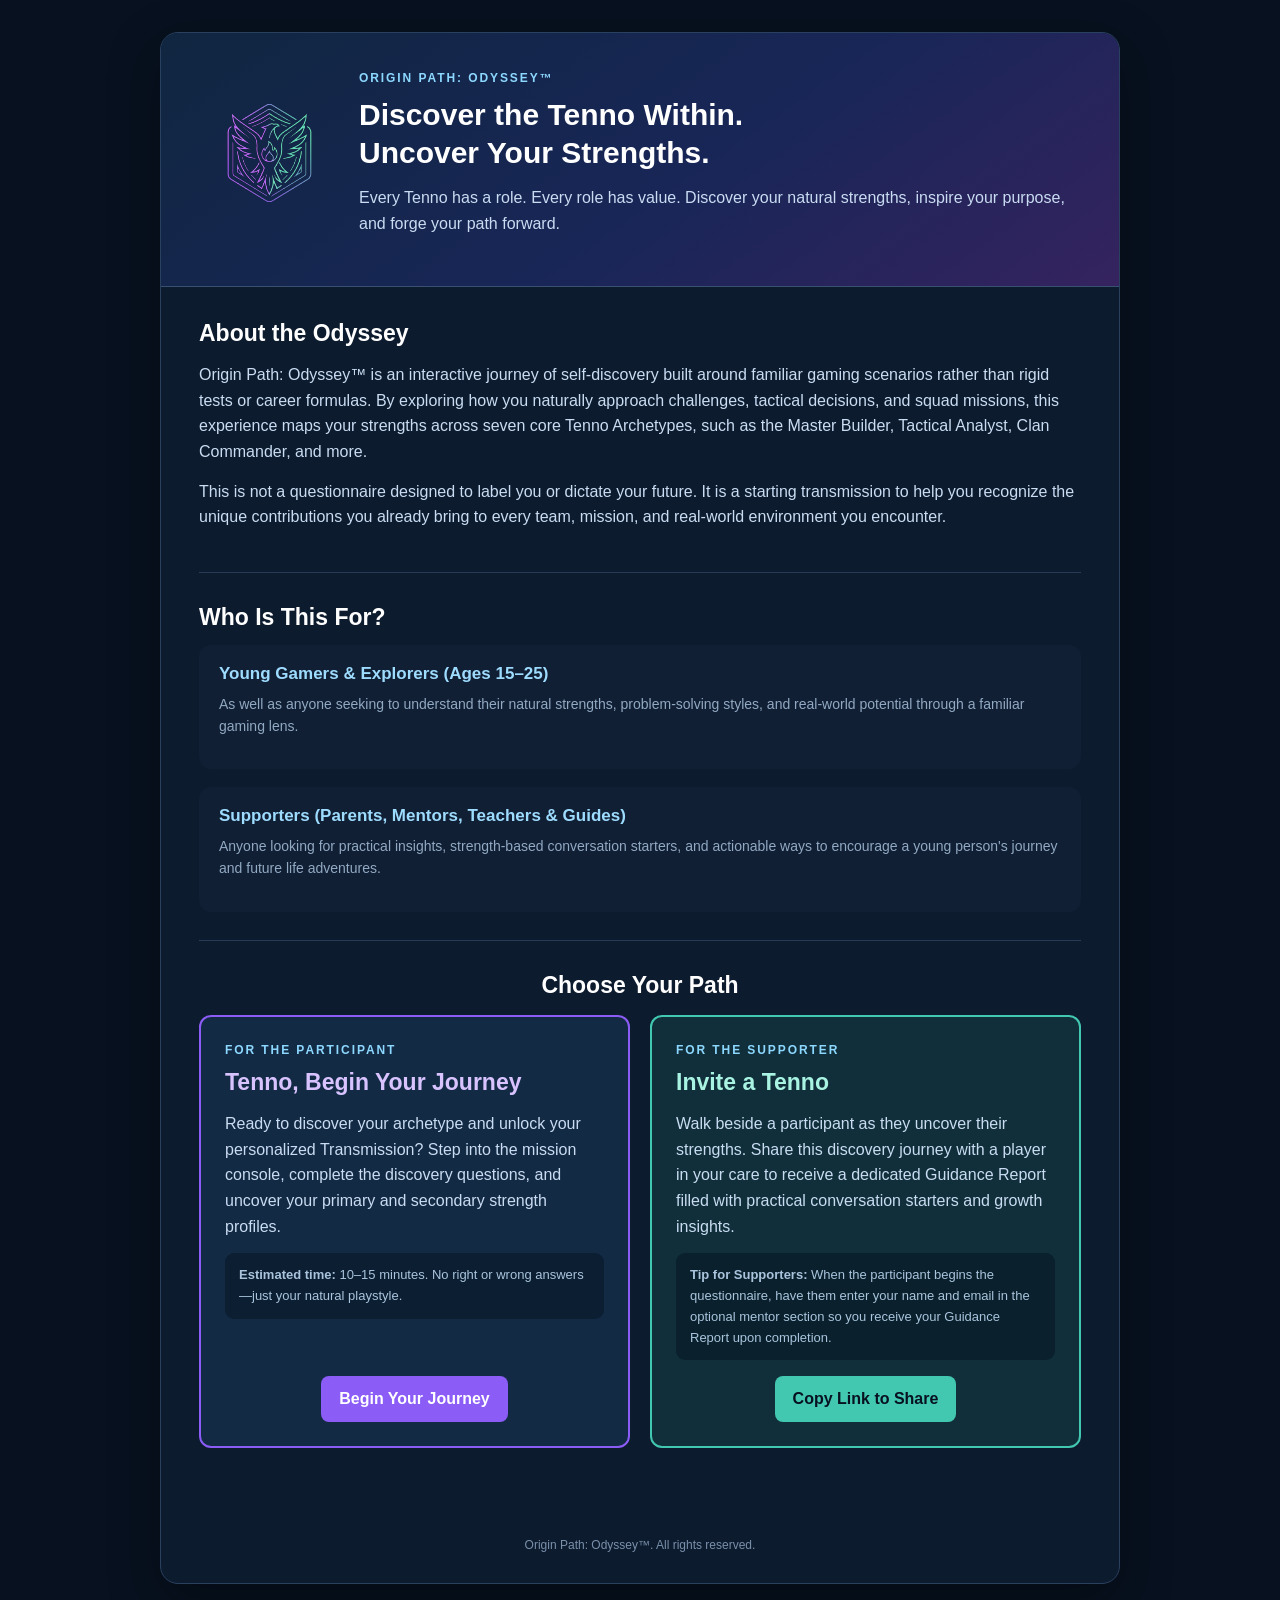
<file: index.html>
<!DOCTYPE html>
<html lang="en">
<head>
    <meta charset="UTF-8">
    <meta name="viewport" content="width=device-width, initial-scale=1.0">
    <title>Origin Path: Odyssey™</title>
    <meta name="description" content="Take the Origin Path: Odyssey™ questionnaire. An interactive self-discovery assessment for gamers to uncover their real-world strengths and Tenno archetype.">
    <link rel="icon" type="image/svg+xml" href="favicon.svg">
    <link rel="apple-touch-icon" href="favicon.png">
    <link rel="stylesheet" href="origin-path-theme.css">
    <link rel="canonical" href="https://originpathodyssey.com/" />
</head>
<body class="opo-theme">
    <main class="opo-page">
        <div class="opo-shell">
            <header class="opo-hero opo-hero--participant">
                <div class="opo-hero-header">
                    <img src="favicon.svg" alt="Origin Path Logo" class="opo-logo">
                    <div>
                        <div class="opo-eyebrow">ORIGIN PATH: ODYSSEY™</div>
                        <h1 class="opo-title">Discover the Tenno Within.<br>Uncover Your Strengths.</h1>
                        <p class="opo-copy opo-copy--supporting" style="margin-top: 14px; margin-bottom: 0;">Every Tenno has a role. Every role has value. Discover your natural strengths, inspire your purpose, <span style="display: inline-block;">and forge your path forward.</span></p>
                    </div>
                </div>
            </header>
            
            <div class="opo-content">
                <section class="opo-section">
                    <h2 class="opo-heading">About the Odyssey</h2>
                    <p class="opo-copy opo-copy--supporting">Origin Path: Odyssey™ is an interactive journey of self-discovery built around familiar gaming scenarios rather than rigid tests or career formulas. By exploring how you naturally approach challenges, tactical decisions, and squad missions, this experience maps your strengths across seven core Tenno Archetypes, such as the Master Builder, Tactical Analyst, Clan Commander, and more.</p>
                    <p class="opo-copy opo-copy--supporting">This is not a questionnaire designed to label you or dictate your future. It is a starting transmission to help you recognize the unique contributions you already bring to every team, mission, and real-world environment you encounter.</p>
                </section>
                
                <section class="opo-section">
                    <h2 class="opo-heading">Who Is This For?</h2>
                    <div class="opo-detail">
                        <h3 class="opo-subheading">Young Gamers & Explorers (Ages 15–25)</h3>
                        <p class="opo-copy opo-copy--muted">As well as anyone seeking to understand their natural strengths, problem-solving styles, and real-world potential through a familiar gaming lens.</p>
                    </div>
                    <div class="opo-detail">
                        <h3 class="opo-subheading">Supporters (Parents, Mentors, Teachers & Guides)</h3>
                        <p class="opo-copy opo-copy--muted">Anyone looking for practical insights, strength-based conversation starters, and actionable ways to encourage a young person's journey and future life adventures.</p>
                    </div>
                </section>

                <section class="opo-section">
                    <h2 class="opo-heading" style="text-align: center; margin-bottom: var(--opo-space-4);">Choose Your Path</h2>
                    <div class="opo-grid">
                        <!-- Participant Card -->
                        <div class="opo-callout opo-callout--participant" style="display: flex; flex-direction: column; height: 100%;">
                            <div class="opo-eyebrow">For the Participant</div>
                            <h3 class="opo-heading">Tenno, Begin Your Journey</h3>
                            <p class="opo-copy opo-copy--supporting">Ready to discover your archetype and unlock your personalized Transmission? Step into the mission console, complete the discovery questions, and uncover your primary and secondary strength profiles.</p>
                            <div class="opo-consent-note" style="margin-bottom: var(--opo-space-4);">
                                <strong>Estimated time:</strong> 10–15 minutes. No right or wrong answers—just your natural playstyle.
                            </div>
                            <div style="margin-top: auto; text-align: center;">
                                <a href="https://docs.google.com/forms/d/e/1FAIpQLSe02_HW3LwtLW9-54R7fCjbgu-0sLxO1DxjgRzPtrcSCyArAg/viewform?usp=dialog" class="opo-button opo-button--participant" target="_blank" rel="noopener noreferrer" style="text-decoration: none;">
                                    Begin Your Journey
                                </a>
                            </div>
                        </div>

                        <!-- Supporter Card -->
                        <div class="opo-callout opo-callout--supporter" style="display: flex; flex-direction: column; height: 100%;">
                            <div class="opo-eyebrow">For the Supporter</div>
                            <h3 class="opo-heading">Invite a Tenno</h3>
                            <p class="opo-copy opo-copy--supporting">Walk beside a participant as they uncover their strengths. Share this discovery journey with a player in your care to receive a dedicated Guidance Report filled with practical conversation starters and growth insights.</p>
                            <div class="opo-consent-note" style="margin-bottom: var(--opo-space-4);">
                                <strong>Tip for Supporters:</strong> When the participant begins the questionnaire, have them enter your name and email in the optional mentor section so you receive your Guidance Report upon completion.
                            </div>
                            <div style="margin-top: auto; text-align: center;">
                                <button class="opo-button opo-button--supporter" onclick="copyLink(this)" style="cursor: pointer;">
                                    Copy Link to Share
                                </button>
                            </div>
                        </div>
                    </div>
                </section>
            </div>
            
            <footer class="opo-footer">
                Origin Path: Odyssey™. All rights reserved.
            </footer>
        </div>
    </main>

    <script>
        function copyLink(button) {
            const link = "https://docs.google.com/forms/d/e/1FAIpQLSe02_HW3LwtLW9-54R7fCjbgu-0sLxO1DxjgRzPtrcSCyArAg/viewform?usp=dialog";
            
            if (navigator.clipboard && window.isSecureContext) {
                // navigator.clipboard API method
                navigator.clipboard.writeText(link).then(function() {
                    handleSuccess(button);
                }).catch(function(err) {
                    fallbackCopy(link, button);
                });
            } else {
                // Fallback method
                fallbackCopy(link, button);
            }
        }
        
        function fallbackCopy(text, button) {
            var textArea = document.createElement("textarea");
            textArea.value = text;
            
            // Move it off-screen
            textArea.style.position = "fixed";
            textArea.style.top = "0";
            textArea.style.left = "0";
            textArea.style.width = "2em";
            textArea.style.height = "2em";
            textArea.style.padding = "0";
            textArea.style.border = "none";
            textArea.style.outline = "none";
            textArea.style.boxShadow = "none";
            textArea.style.background = "transparent";
            document.body.appendChild(textArea);
            textArea.focus();
            textArea.select();

            try {
                document.execCommand('copy');
                handleSuccess(button);
            } catch (err) {
                console.error('Fallback copy failed', err);
            }
            document.body.removeChild(textArea);
        }
        
        function handleSuccess(button) {
            const originalText = button.innerText;
            button.innerText = "Link Copied!";
            button.classList.add("opo-button--participant");
            button.classList.remove("opo-button--supporter");
            setTimeout(function() {
                button.innerText = originalText;
                button.classList.add("opo-button--supporter");
                button.classList.remove("opo-button--participant");
            }, 2500);
        }
    </script>
</body>
</html>
</file>
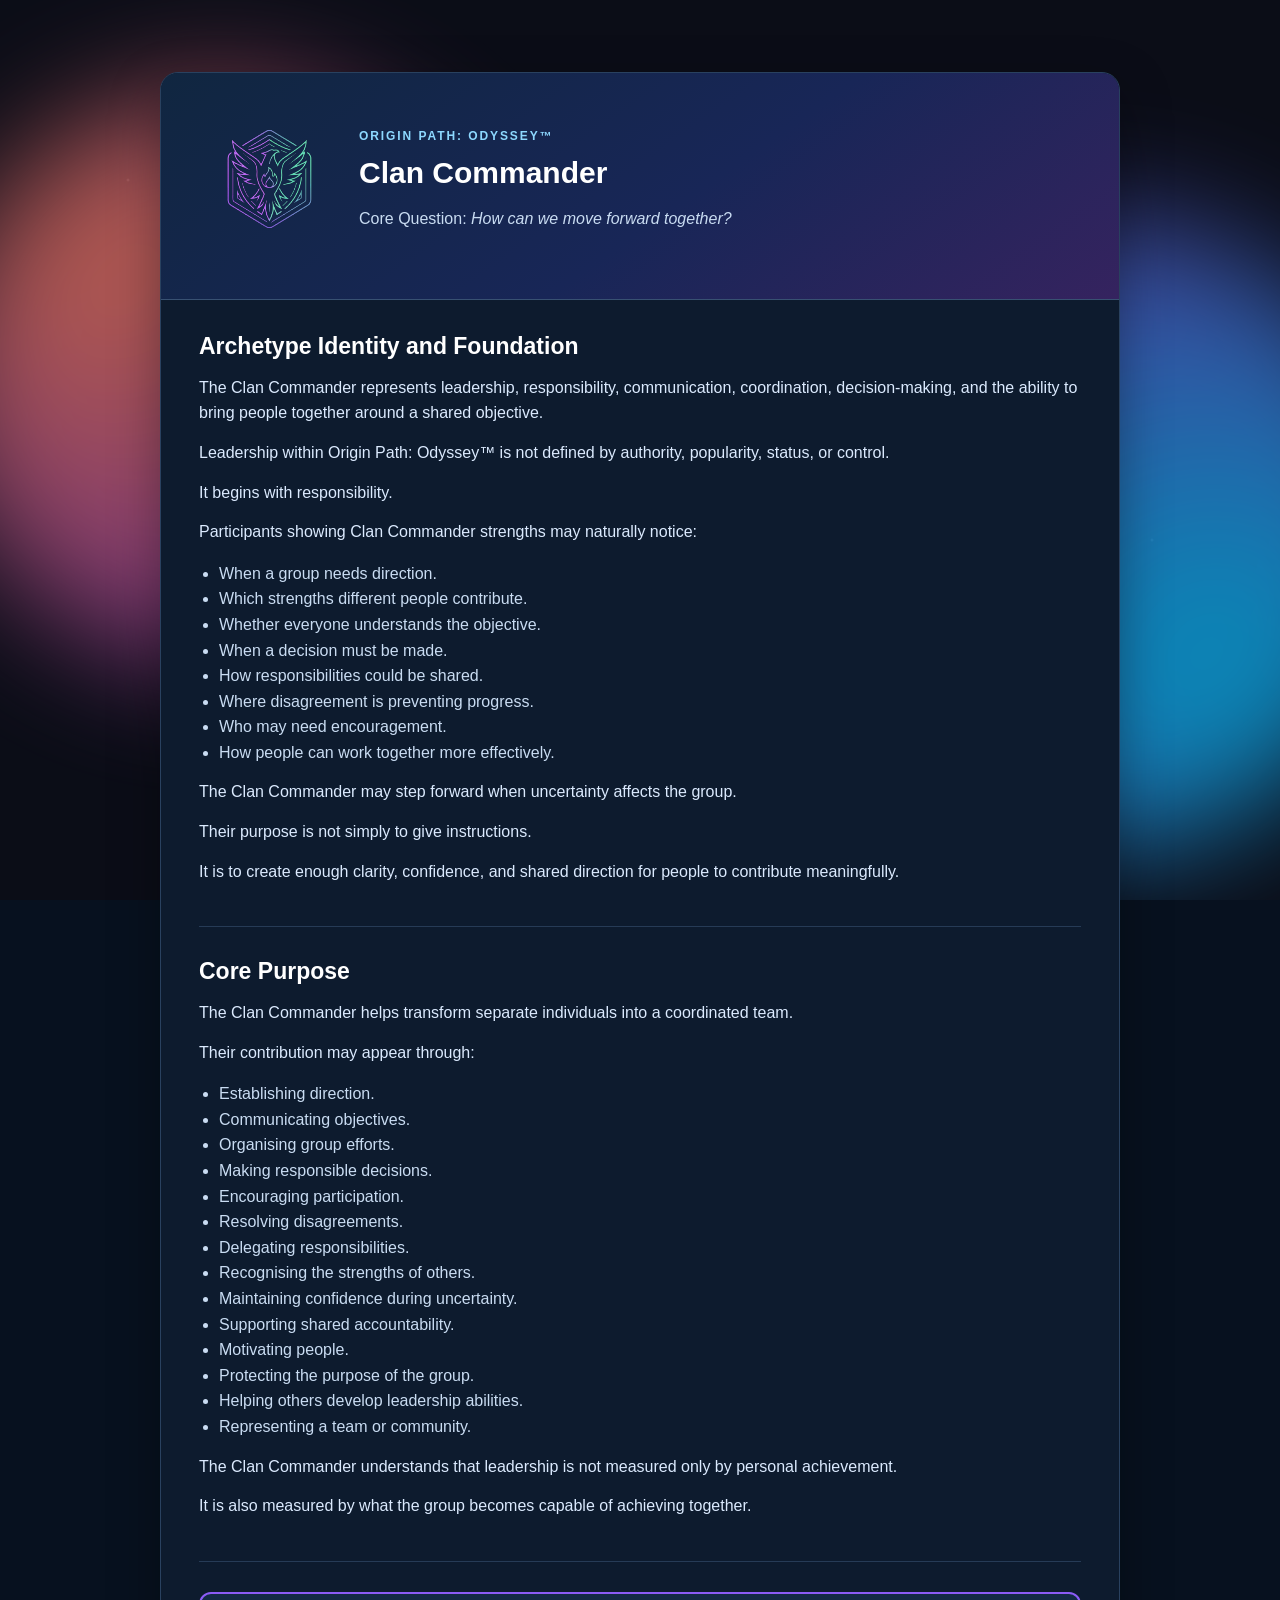
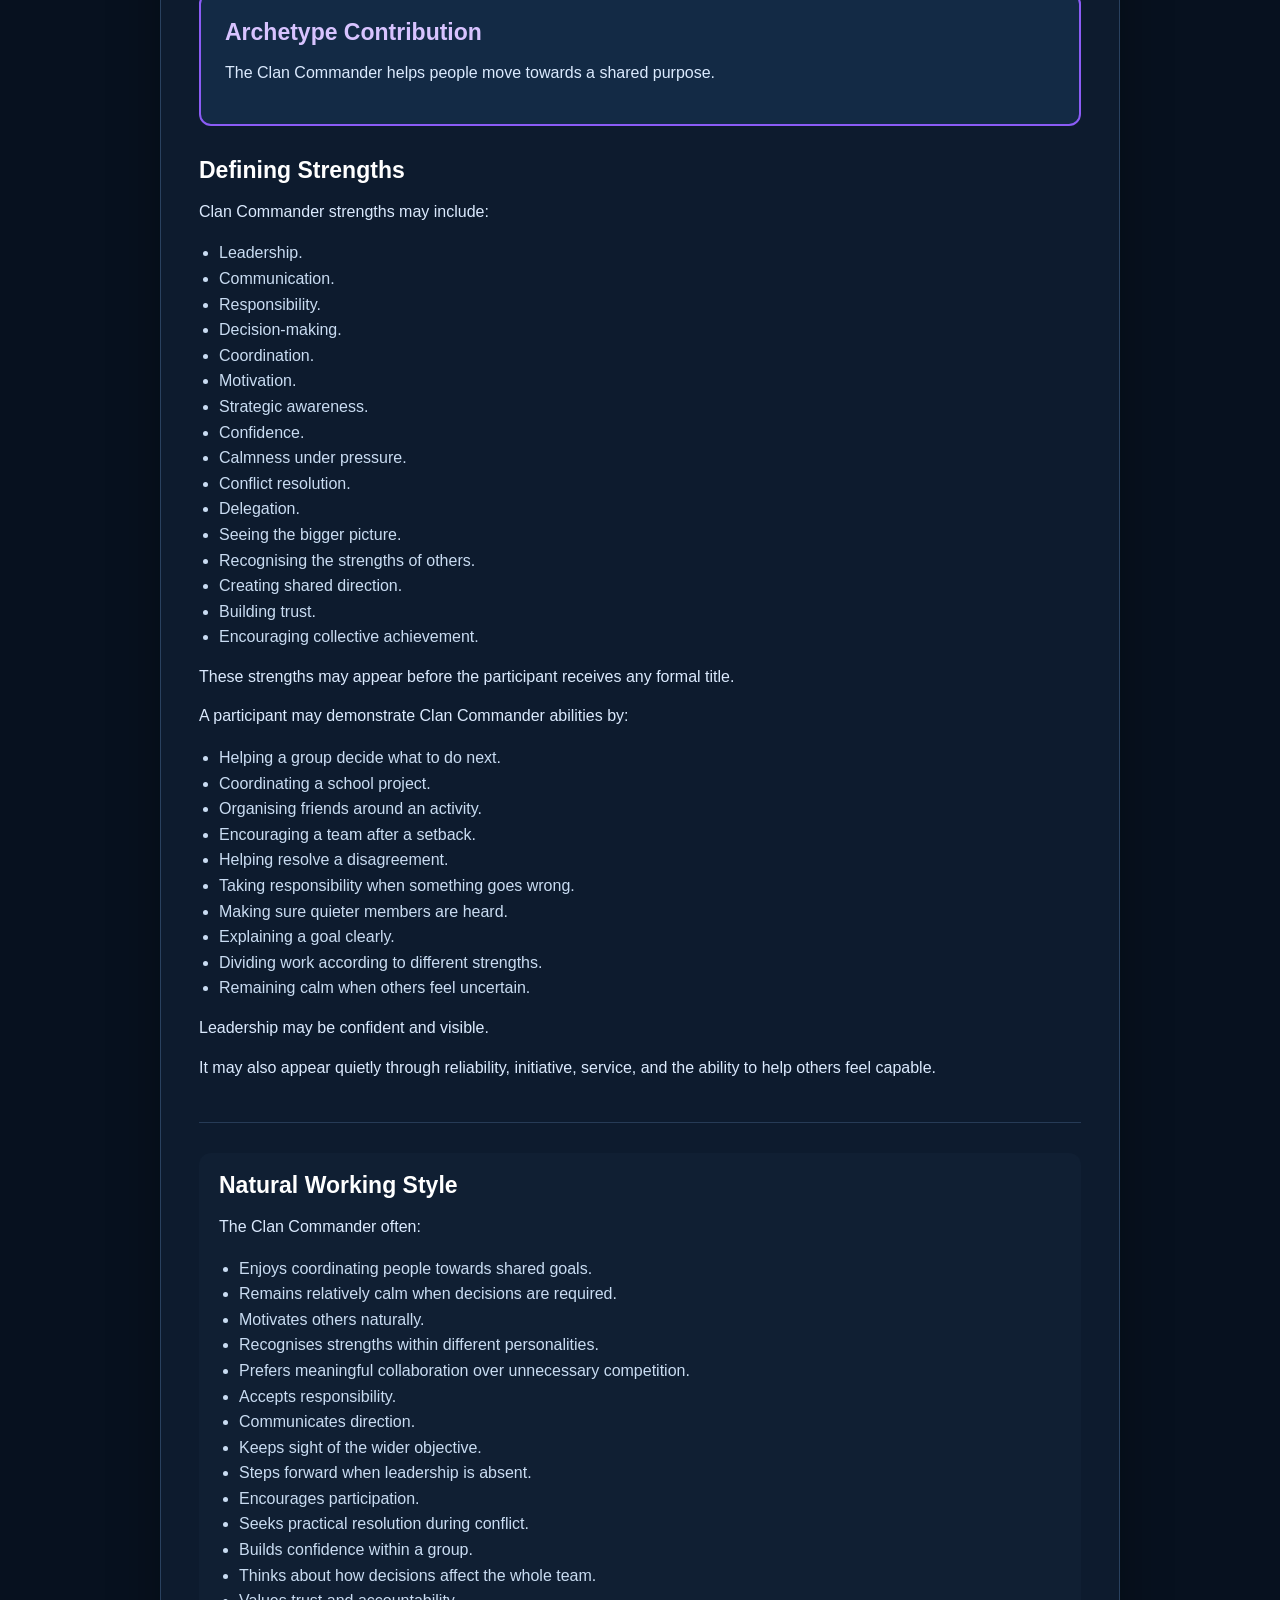
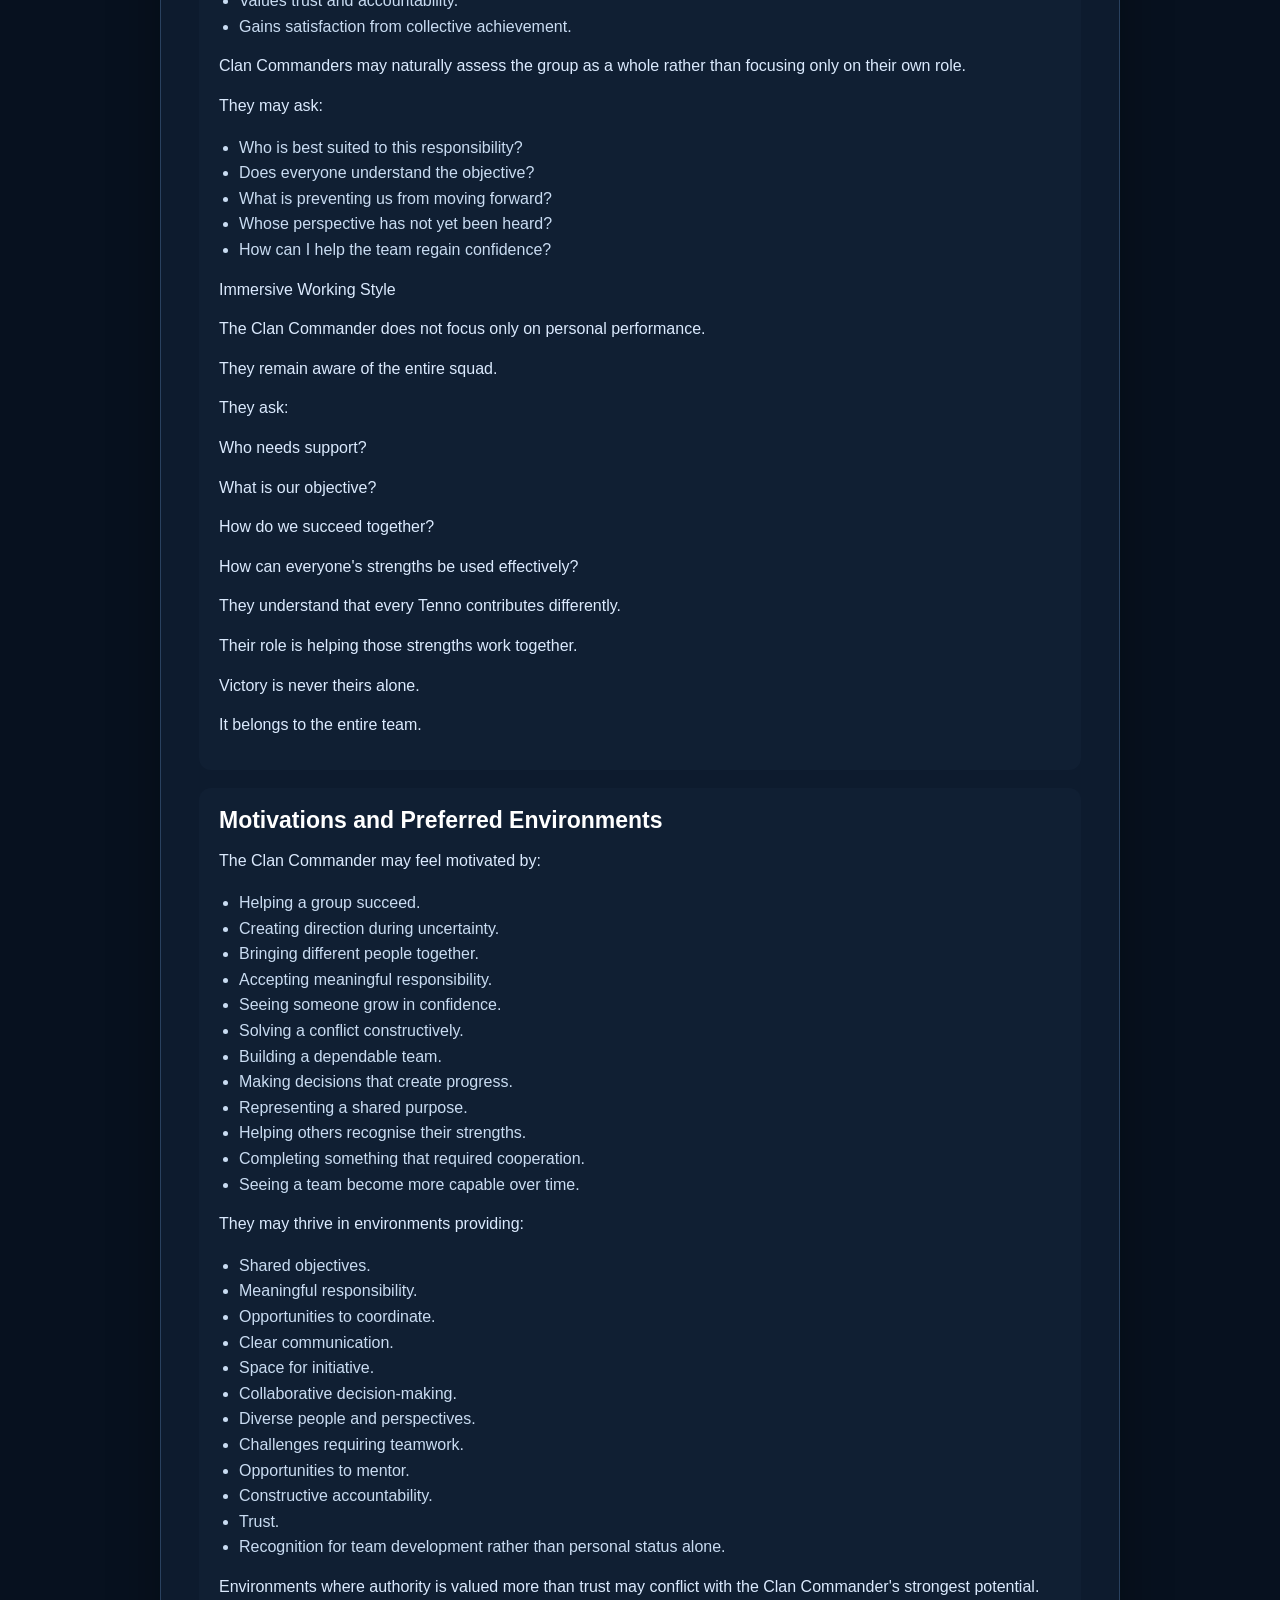
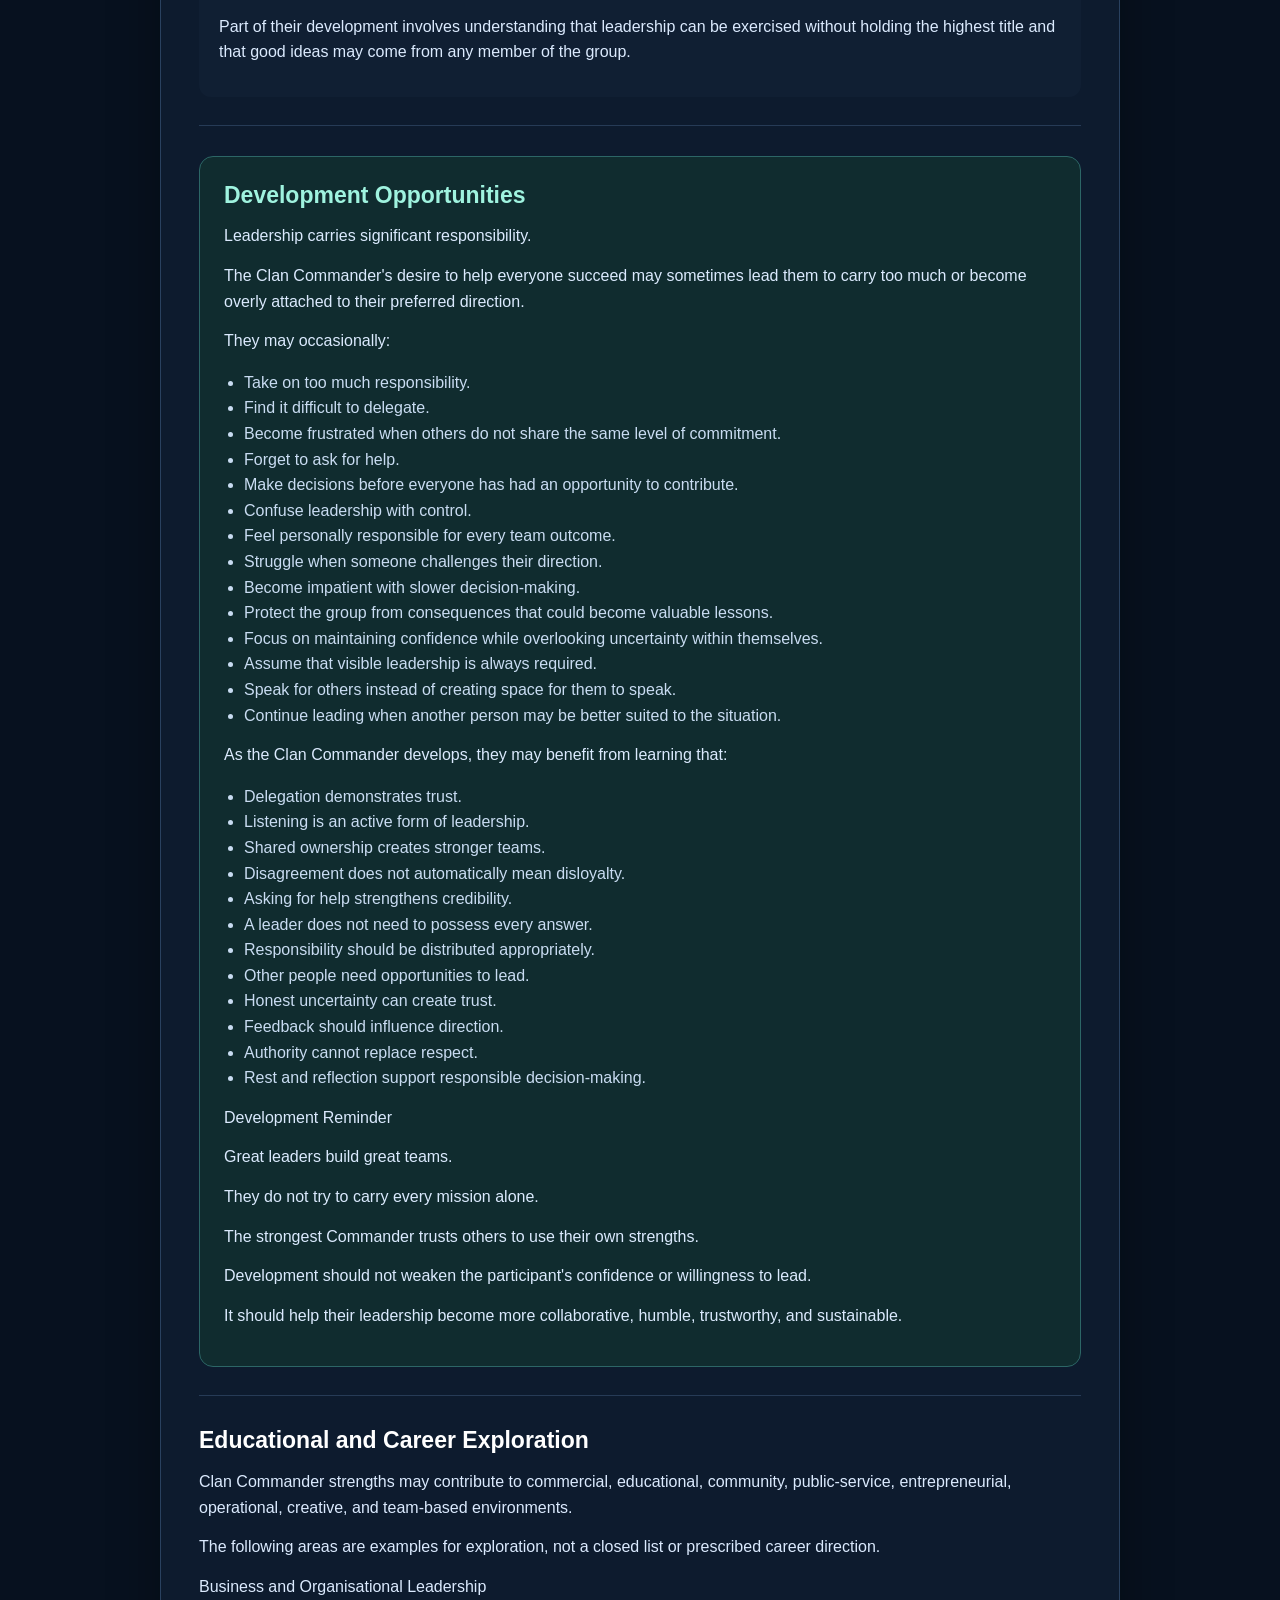
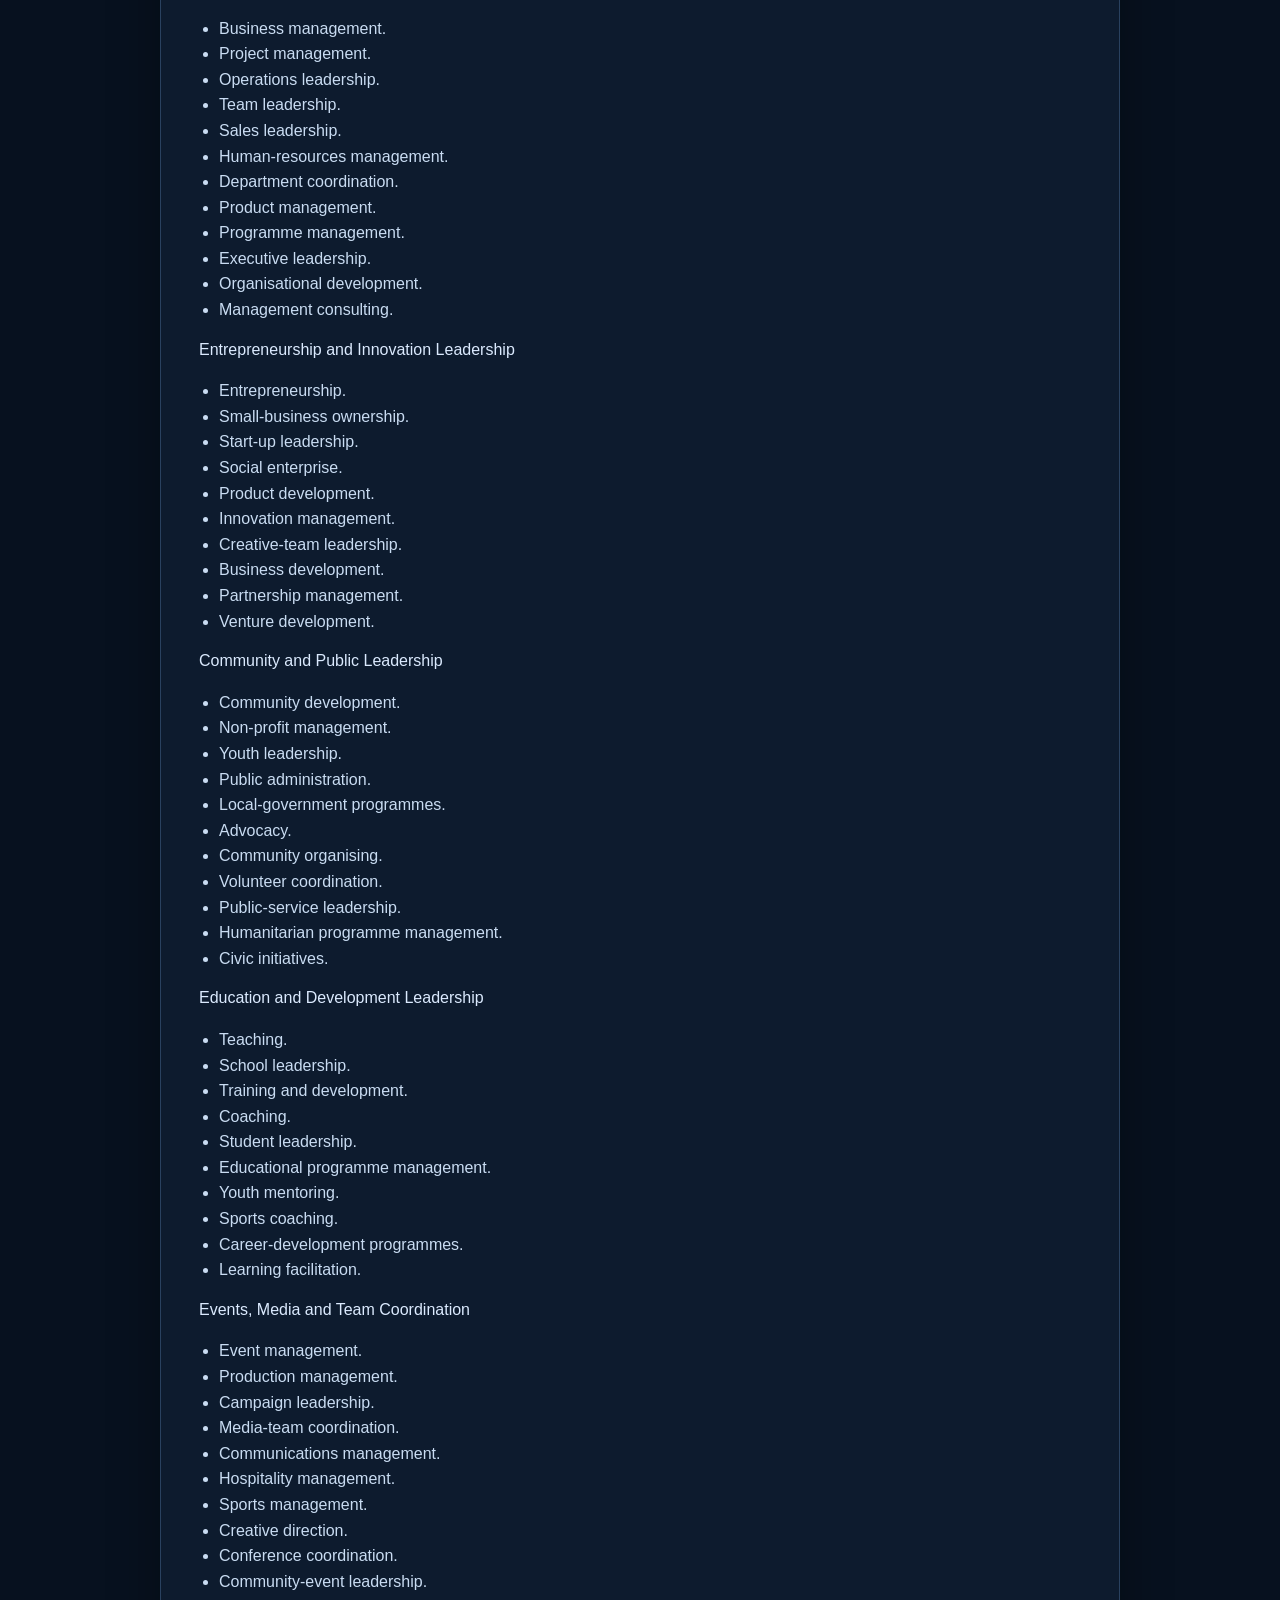
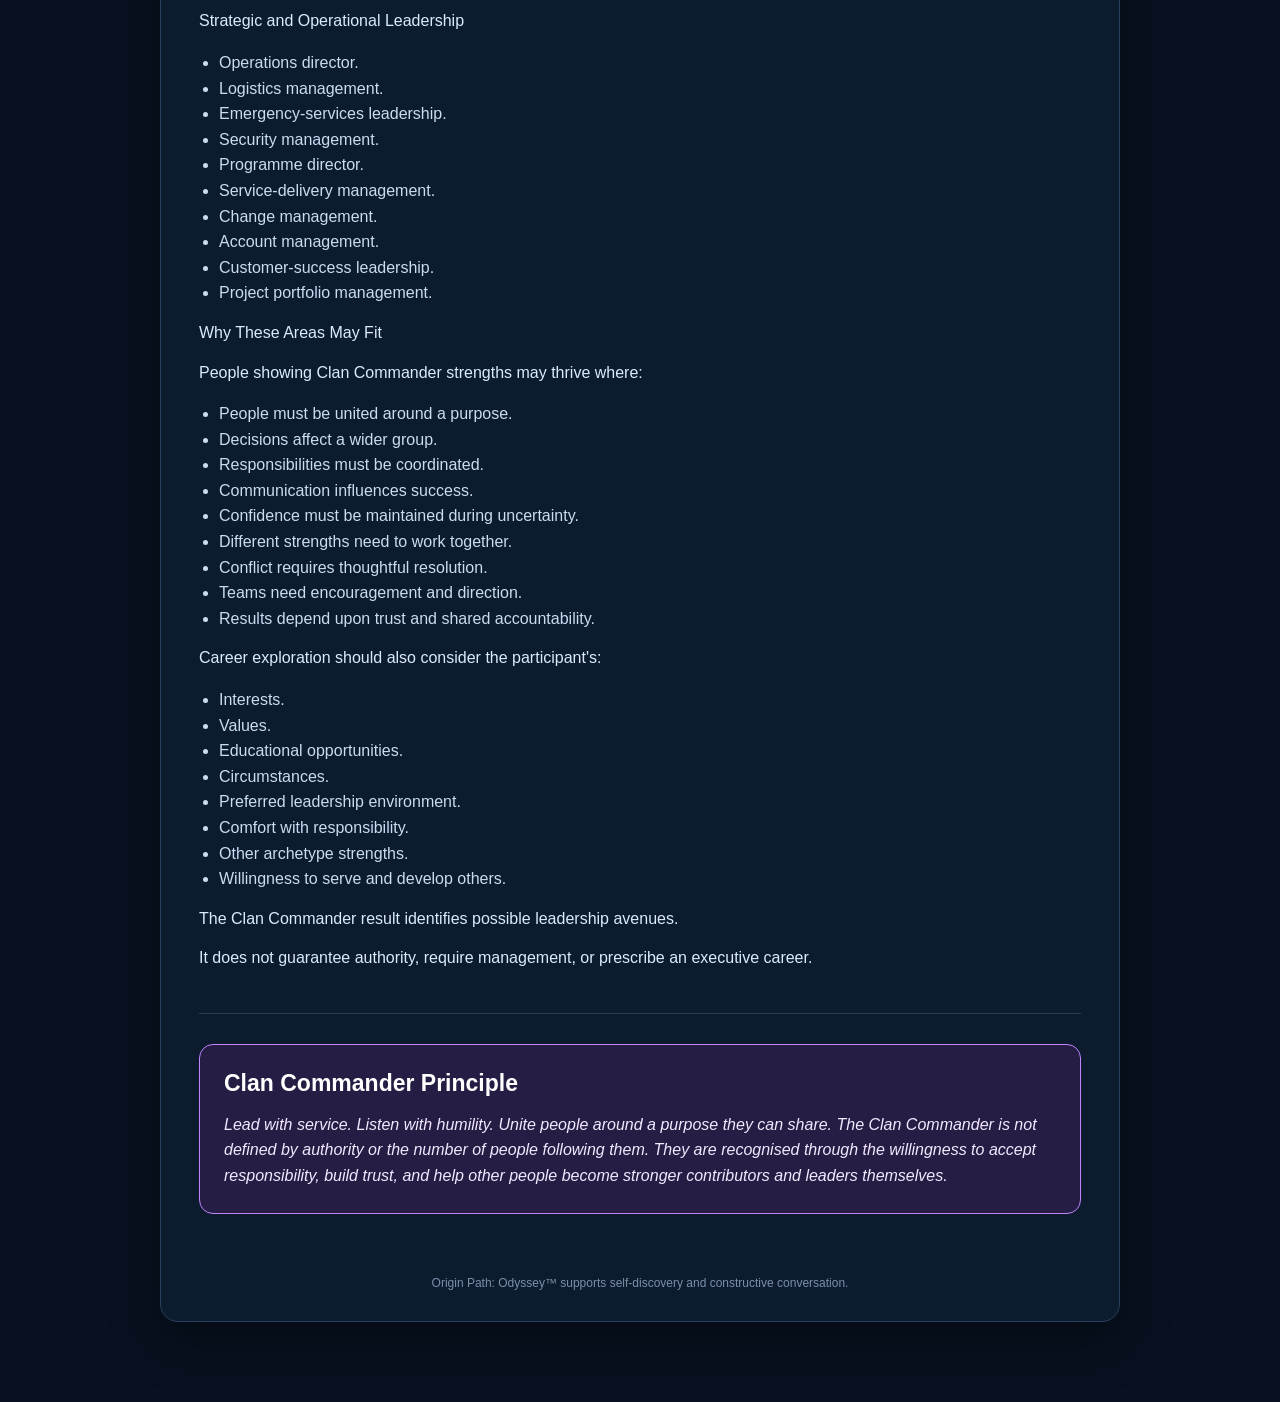
<file: archetypes/clan-commander/index.html>
<!DOCTYPE html>
<html lang="en">
<head>
    <meta charset="UTF-8">
    <meta name="viewport" content="width=device-width, initial-scale=1.0">
    <title>Origin Path: Odyssey™ — Clan Commander</title>
    <link rel="stylesheet" href="../../origin-path-theme.css">
    <style>
        /* Shared landing page backgrounds / globals */
        :root {
            --deep-space: #0b0d17;
            --origin-glow: #ff7e5f;
            --odyssey-glow: #00c6ff;
            --accent-purple: #7b2cbf;
            --accent-gold: #f4d35e;
        }
        body {
            background: var(--deep-space);
        }
        .background {
            position: fixed;
            inset: 0;
            z-index: -1;
            perspective: 1200px;
            overflow: hidden;
            background: var(--deep-space);
        }
        .stars {
            position: absolute;
            inset: 0;
            background-image:
                radial-gradient(2px 2px at 10% 20%, rgba(255,255,255,0.35), transparent),
                radial-gradient(1.5px 1.5px at 80% 10%, rgba(255,255,255,0.25), transparent),
                radial-gradient(1px 1px at 40% 80%, rgba(255,255,255,0.2), transparent),
                radial-gradient(2px 2px at 90% 60%, rgba(255,255,255,0.3), transparent),
                radial-gradient(1px 1px at 25% 55%, rgba(255,255,255,0.15), transparent);
            background-size: 100% 100%;
            opacity: 0.6;
            z-index: 0;
        }
        .orb {
            position: absolute;
            border-radius: 50%;
            filter: blur(60px);
            opacity: 0.7;
            animation: float 18s ease-in-out infinite;
            z-index: 1;
        }
        .orb-origin {
            width: 45vw;
            height: 45vw;
            max-width: 600px;
            max-height: 600px;
            background: radial-gradient(circle at 30% 30%, var(--origin-glow), var(--accent-purple));
            top: 10%;
            left: -5%;
            animation-delay: 0s;
        }
        .orb-odyssey {
            width: 50vw;
            height: 50vw;
            max-width: 700px;
            max-height: 700px;
            background: radial-gradient(circle at 70% 70%, var(--odyssey-glow), var(--accent-purple));
            bottom: 5%;
            right: -10%;
            animation-delay: -9s;
        }
        .orb-gold {
            width: 25vw;
            height: 25vw;
            max-width: 320px;
            max-height: 320px;
            background: radial-gradient(circle, var(--accent-gold), transparent 70%);
            top: 40%;
            left: 40%;
            opacity: 0.35;
            animation-delay: -4s;
            animation-duration: 22s;
        }
        @keyframes float {
            0%, 100% { transform: translateY(0) scale(1); }
            50% { transform: translateY(-30px) scale(1.05); }
        }
        .opo-shell {
            position: relative;
            z-index: 10;
            margin-top: 40px;
            margin-bottom: 40px;
        }
    </style>
</head>
<body class="opo-theme">
    <div class="background" aria-hidden="true">
        <div class="stars"></div>
        <div class="orb orb-origin"></div>
        <div class="orb orb-odyssey"></div>
        <div class="orb orb-gold"></div>
    </div>
    <main class="opo-page">
        <section class="opo-shell">
            <header class="opo-hero opo-hero--participant">
                <div class="opo-hero-header">
                    <img src="../../favicon.svg" alt="Origin Path Logo" class="opo-logo">
                    <div>
                        <p class="opo-eyebrow">Origin Path: Odyssey™</p>
                        <h1 class="opo-title">Clan Commander</h1>
                        <p class="opo-copy opo-copy--supporting" style="margin-top: 14px; margin-bottom: 0;">Core Question: <em>How can we move forward together?</em></p>
                    </div>
                </div>
            </header>
            
            <div class="opo-content">
                <section class="opo-section">
                    <h2 class="opo-heading">Archetype Identity and Foundation</h2>
                    <p class="opo-copy">The Clan Commander represents leadership, responsibility, communication, coordination, decision-making, and the ability to bring people together around a shared objective.</p>
<p class="opo-copy">Leadership within Origin Path: Odyssey™ is not defined by authority, popularity, status, or control.</p>
<p class="opo-copy">It begins with responsibility.</p>
<p class="opo-copy">Participants showing Clan Commander strengths may naturally notice:</p>
<ul style="color: var(--opo-copy); margin-bottom: 14px; padding-left: 20px;">
  <li>When a group needs direction.</li>
  <li>Which strengths different people contribute.</li>
  <li>Whether everyone understands the objective.</li>
  <li>When a decision must be made.</li>
  <li>How responsibilities could be shared.</li>
  <li>Where disagreement is preventing progress.</li>
  <li>Who may need encouragement.</li>
  <li>How people can work together more effectively.</li>
</ul>
<p class="opo-copy">The Clan Commander may step forward when uncertainty affects the group.</p>
<p class="opo-copy">Their purpose is not simply to give instructions.</p>
<p class="opo-copy">It is to create enough clarity, confidence, and shared direction for people to contribute meaningfully.</p>

                </section>

                <section class="opo-section">
                    <h2 class="opo-heading">Core Purpose</h2>
                    <p class="opo-copy">The Clan Commander helps transform separate individuals into a coordinated team.</p>
<p class="opo-copy">Their contribution may appear through:</p>
<ul style="color: var(--opo-copy); margin-bottom: 14px; padding-left: 20px;">
  <li>Establishing direction.</li>
  <li>Communicating objectives.</li>
  <li>Organising group efforts.</li>
  <li>Making responsible decisions.</li>
  <li>Encouraging participation.</li>
  <li>Resolving disagreements.</li>
  <li>Delegating responsibilities.</li>
  <li>Recognising the strengths of others.</li>
  <li>Maintaining confidence during uncertainty.</li>
  <li>Supporting shared accountability.</li>
  <li>Motivating people.</li>
  <li>Protecting the purpose of the group.</li>
  <li>Helping others develop leadership abilities.</li>
  <li>Representing a team or community.</li>
</ul>
<p class="opo-copy">The Clan Commander understands that leadership is not measured only by personal achievement.</p>
<p class="opo-copy">It is also measured by what the group becomes capable of achieving together.</p>

                </section>

                <section class="opo-section opo-callout opo-callout--participant">
                    <h2 class="opo-heading">Archetype Contribution</h2>
                    <p class="opo-copy">The Clan Commander helps people move towards a shared purpose.</p>

                </section>

                <section class="opo-section">
                    <h2 class="opo-heading">Defining Strengths</h2>
                    <p class="opo-copy">Clan Commander strengths may include:</p>
<ul style="color: var(--opo-copy); margin-bottom: 14px; padding-left: 20px;">
  <li>Leadership.</li>
  <li>Communication.</li>
  <li>Responsibility.</li>
  <li>Decision-making.</li>
  <li>Coordination.</li>
  <li>Motivation.</li>
  <li>Strategic awareness.</li>
  <li>Confidence.</li>
  <li>Calmness under pressure.</li>
  <li>Conflict resolution.</li>
  <li>Delegation.</li>
  <li>Seeing the bigger picture.</li>
  <li>Recognising the strengths of others.</li>
  <li>Creating shared direction.</li>
  <li>Building trust.</li>
  <li>Encouraging collective achievement.</li>
</ul>
<p class="opo-copy">These strengths may appear before the participant receives any formal title.</p>
<p class="opo-copy">A participant may demonstrate Clan Commander abilities by:</p>
<ul style="color: var(--opo-copy); margin-bottom: 14px; padding-left: 20px;">
  <li>Helping a group decide what to do next.</li>
  <li>Coordinating a school project.</li>
  <li>Organising friends around an activity.</li>
  <li>Encouraging a team after a setback.</li>
  <li>Helping resolve a disagreement.</li>
  <li>Taking responsibility when something goes wrong.</li>
  <li>Making sure quieter members are heard.</li>
  <li>Explaining a goal clearly.</li>
  <li>Dividing work according to different strengths.</li>
  <li>Remaining calm when others feel uncertain.</li>
</ul>
<p class="opo-copy">Leadership may be confident and visible.</p>
<p class="opo-copy">It may also appear quietly through reliability, initiative, service, and the ability to help others feel capable.</p>

                </section>

                <section class="opo-section">
                    <article class="opo-detail">
                        <h2 class="opo-heading">Natural Working Style</h2>
                        <p class="opo-copy">The Clan Commander often:</p>
<ul style="color: var(--opo-copy); margin-bottom: 14px; padding-left: 20px;">
  <li>Enjoys coordinating people towards shared goals.</li>
  <li>Remains relatively calm when decisions are required.</li>
  <li>Motivates others naturally.</li>
  <li>Recognises strengths within different personalities.</li>
  <li>Prefers meaningful collaboration over unnecessary competition.</li>
  <li>Accepts responsibility.</li>
  <li>Communicates direction.</li>
  <li>Keeps sight of the wider objective.</li>
  <li>Steps forward when leadership is absent.</li>
  <li>Encourages participation.</li>
  <li>Seeks practical resolution during conflict.</li>
  <li>Builds confidence within a group.</li>
  <li>Thinks about how decisions affect the whole team.</li>
  <li>Values trust and accountability.</li>
  <li>Gains satisfaction from collective achievement.</li>
</ul>
<p class="opo-copy">Clan Commanders may naturally assess the group as a whole rather than focusing only on their own role.</p>
<p class="opo-copy">They may ask:</p>
<ul style="color: var(--opo-copy); margin-bottom: 14px; padding-left: 20px;">
  <li>Who is best suited to this responsibility?</li>
  <li>Does everyone understand the objective?</li>
  <li>What is preventing us from moving forward?</li>
  <li>Whose perspective has not yet been heard?</li>
  <li>How can I help the team regain confidence?</li>
</ul>
<p class="opo-copy">Immersive Working Style</p>
<p class="opo-copy">The Clan Commander does not focus only on personal performance.</p>
<p class="opo-copy">They remain aware of the entire squad.</p>
<p class="opo-copy">They ask:</p>
<p class="opo-copy">Who needs support?</p>
<p class="opo-copy">What is our objective?</p>
<p class="opo-copy">How do we succeed together?</p>
<p class="opo-copy">How can everyone&#39;s strengths be used effectively?</p>
<p class="opo-copy">They understand that every Tenno contributes differently.</p>
<p class="opo-copy">Their role is helping those strengths work together.</p>
<p class="opo-copy">Victory is never theirs alone.</p>
<p class="opo-copy">It belongs to the entire team.</p>

                    </article>
                    <article class="opo-detail" style="margin-top: 18px;">
                        <h2 class="opo-heading">Motivations and Preferred Environments</h2>
                        <p class="opo-copy">The Clan Commander may feel motivated by:</p>
<ul style="color: var(--opo-copy); margin-bottom: 14px; padding-left: 20px;">
  <li>Helping a group succeed.</li>
  <li>Creating direction during uncertainty.</li>
  <li>Bringing different people together.</li>
  <li>Accepting meaningful responsibility.</li>
  <li>Seeing someone grow in confidence.</li>
  <li>Solving a conflict constructively.</li>
  <li>Building a dependable team.</li>
  <li>Making decisions that create progress.</li>
  <li>Representing a shared purpose.</li>
  <li>Helping others recognise their strengths.</li>
  <li>Completing something that required cooperation.</li>
  <li>Seeing a team become more capable over time.</li>
</ul>
<p class="opo-copy">They may thrive in environments providing:</p>
<ul style="color: var(--opo-copy); margin-bottom: 14px; padding-left: 20px;">
  <li>Shared objectives.</li>
  <li>Meaningful responsibility.</li>
  <li>Opportunities to coordinate.</li>
  <li>Clear communication.</li>
  <li>Space for initiative.</li>
  <li>Collaborative decision-making.</li>
  <li>Diverse people and perspectives.</li>
  <li>Challenges requiring teamwork.</li>
  <li>Opportunities to mentor.</li>
  <li>Constructive accountability.</li>
  <li>Trust.</li>
  <li>Recognition for team development rather than personal status alone.</li>
</ul>
<p class="opo-copy">Environments where authority is valued more than trust may conflict with the Clan Commander&#39;s strongest potential.</p>
<p class="opo-copy">Part of their development involves understanding that leadership can be exercised without holding the highest title and that good ideas may come from any member of the group.</p>

                    </article>
                </section>

                <section class="opo-section">
                    <div class="opo-panel opo-panel--guidance">
                        <h2 class="opo-heading">Development Opportunities</h2>
                        <p class="opo-copy">Leadership carries significant responsibility.</p>
<p class="opo-copy">The Clan Commander&#39;s desire to help everyone succeed may sometimes lead them to carry too much or become overly attached to their preferred direction.</p>
<p class="opo-copy">They may occasionally:</p>
<ul style="color: var(--opo-copy); margin-bottom: 14px; padding-left: 20px;">
  <li>Take on too much responsibility.</li>
  <li>Find it difficult to delegate.</li>
  <li>Become frustrated when others do not share the same level of commitment.</li>
  <li>Forget to ask for help.</li>
  <li>Make decisions before everyone has had an opportunity to contribute.</li>
  <li>Confuse leadership with control.</li>
  <li>Feel personally responsible for every team outcome.</li>
  <li>Struggle when someone challenges their direction.</li>
  <li>Become impatient with slower decision-making.</li>
  <li>Protect the group from consequences that could become valuable lessons.</li>
  <li>Focus on maintaining confidence while overlooking uncertainty within themselves.</li>
  <li>Assume that visible leadership is always required.</li>
  <li>Speak for others instead of creating space for them to speak.</li>
  <li>Continue leading when another person may be better suited to the situation.</li>
</ul>
<p class="opo-copy">As the Clan Commander develops, they may benefit from learning that:</p>
<ul style="color: var(--opo-copy); margin-bottom: 14px; padding-left: 20px;">
  <li>Delegation demonstrates trust.</li>
  <li>Listening is an active form of leadership.</li>
  <li>Shared ownership creates stronger teams.</li>
  <li>Disagreement does not automatically mean disloyalty.</li>
  <li>Asking for help strengthens credibility.</li>
  <li>A leader does not need to possess every answer.</li>
  <li>Responsibility should be distributed appropriately.</li>
  <li>Other people need opportunities to lead.</li>
  <li>Honest uncertainty can create trust.</li>
  <li>Feedback should influence direction.</li>
  <li>Authority cannot replace respect.</li>
  <li>Rest and reflection support responsible decision-making.</li>
</ul>
<p class="opo-copy">Development Reminder</p>
<p class="opo-copy">Great leaders build great teams.</p>
<p class="opo-copy">They do not try to carry every mission alone.</p>
<p class="opo-copy">The strongest Commander trusts others to use their own strengths.</p>
<p class="opo-copy">Development should not weaken the participant&#39;s confidence or willingness to lead.</p>
<p class="opo-copy">It should help their leadership become more collaborative, humble, trustworthy, and sustainable.</p>

                    </div>
                </section>

                <section class="opo-section">
                    <h2 class="opo-heading">Educational and Career Exploration</h2>
                    <p class="opo-copy">Clan Commander strengths may contribute to commercial, educational, community, public-service, entrepreneurial, operational, creative, and team-based environments.</p>
<p class="opo-copy">The following areas are examples for exploration, not a closed list or prescribed career direction.</p>
<p class="opo-copy">Business and Organisational Leadership</p>
<ul style="color: var(--opo-copy); margin-bottom: 14px; padding-left: 20px;">
  <li>Business management.</li>
  <li>Project management.</li>
  <li>Operations leadership.</li>
  <li>Team leadership.</li>
  <li>Sales leadership.</li>
  <li>Human-resources management.</li>
  <li>Department coordination.</li>
  <li>Product management.</li>
  <li>Programme management.</li>
  <li>Executive leadership.</li>
  <li>Organisational development.</li>
  <li>Management consulting.</li>
</ul>
<p class="opo-copy">Entrepreneurship and Innovation Leadership</p>
<ul style="color: var(--opo-copy); margin-bottom: 14px; padding-left: 20px;">
  <li>Entrepreneurship.</li>
  <li>Small-business ownership.</li>
  <li>Start-up leadership.</li>
  <li>Social enterprise.</li>
  <li>Product development.</li>
  <li>Innovation management.</li>
  <li>Creative-team leadership.</li>
  <li>Business development.</li>
  <li>Partnership management.</li>
  <li>Venture development.</li>
</ul>
<p class="opo-copy">Community and Public Leadership</p>
<ul style="color: var(--opo-copy); margin-bottom: 14px; padding-left: 20px;">
  <li>Community development.</li>
  <li>Non-profit management.</li>
  <li>Youth leadership.</li>
  <li>Public administration.</li>
  <li>Local-government programmes.</li>
  <li>Advocacy.</li>
  <li>Community organising.</li>
  <li>Volunteer coordination.</li>
  <li>Public-service leadership.</li>
  <li>Humanitarian programme management.</li>
  <li>Civic initiatives.</li>
</ul>
<p class="opo-copy">Education and Development Leadership</p>
<ul style="color: var(--opo-copy); margin-bottom: 14px; padding-left: 20px;">
  <li>Teaching.</li>
  <li>School leadership.</li>
  <li>Training and development.</li>
  <li>Coaching.</li>
  <li>Student leadership.</li>
  <li>Educational programme management.</li>
  <li>Youth mentoring.</li>
  <li>Sports coaching.</li>
  <li>Career-development programmes.</li>
  <li>Learning facilitation.</li>
</ul>
<p class="opo-copy">Events, Media and Team Coordination</p>
<ul style="color: var(--opo-copy); margin-bottom: 14px; padding-left: 20px;">
  <li>Event management.</li>
  <li>Production management.</li>
  <li>Campaign leadership.</li>
  <li>Media-team coordination.</li>
  <li>Communications management.</li>
  <li>Hospitality management.</li>
  <li>Sports management.</li>
  <li>Creative direction.</li>
  <li>Conference coordination.</li>
  <li>Community-event leadership.</li>
</ul>
<p class="opo-copy">Strategic and Operational Leadership</p>
<ul style="color: var(--opo-copy); margin-bottom: 14px; padding-left: 20px;">
  <li>Operations director.</li>
  <li>Logistics management.</li>
  <li>Emergency-services leadership.</li>
  <li>Security management.</li>
  <li>Programme director.</li>
  <li>Service-delivery management.</li>
  <li>Change management.</li>
  <li>Account management.</li>
  <li>Customer-success leadership.</li>
  <li>Project portfolio management.</li>
</ul>
<p class="opo-copy">Why These Areas May Fit</p>
<p class="opo-copy">People showing Clan Commander strengths may thrive where:</p>
<ul style="color: var(--opo-copy); margin-bottom: 14px; padding-left: 20px;">
  <li>People must be united around a purpose.</li>
  <li>Decisions affect a wider group.</li>
  <li>Responsibilities must be coordinated.</li>
  <li>Communication influences success.</li>
  <li>Confidence must be maintained during uncertainty.</li>
  <li>Different strengths need to work together.</li>
  <li>Conflict requires thoughtful resolution.</li>
  <li>Teams need encouragement and direction.</li>
  <li>Results depend upon trust and shared accountability.</li>
</ul>
<p class="opo-copy">Career exploration should also consider the participant&#39;s:</p>
<ul style="color: var(--opo-copy); margin-bottom: 14px; padding-left: 20px;">
  <li>Interests.</li>
  <li>Values.</li>
  <li>Educational opportunities.</li>
  <li>Circumstances.</li>
  <li>Preferred leadership environment.</li>
  <li>Comfort with responsibility.</li>
  <li>Other archetype strengths.</li>
  <li>Willingness to serve and develop others.</li>
</ul>
<p class="opo-copy">The Clan Commander result identifies possible leadership avenues.</p>
<p class="opo-copy">It does not guarantee authority, require management, or prescribe an executive career.</p>

                </section>
                
                <section class="opo-panel opo-panel--reflection">
                    <h2 class="opo-heading">Clan Commander Principle</h2>
                    <p style="font-style: italic; margin-bottom: 0;" class="opo-copy">Lead with service. Listen with humility. Unite people around a purpose they can share.
The Clan Commander is not defined by authority or the number of people following them.
They are recognised through the willingness to accept responsibility, build trust, and help other people become stronger contributors and leaders themselves.</p>
                </section>
            </div>

            <footer class="opo-footer">
                Origin Path: Odyssey™ supports self-discovery and constructive conversation.
            </footer>
        </section>
    </main>
</body>
</html>
</file>
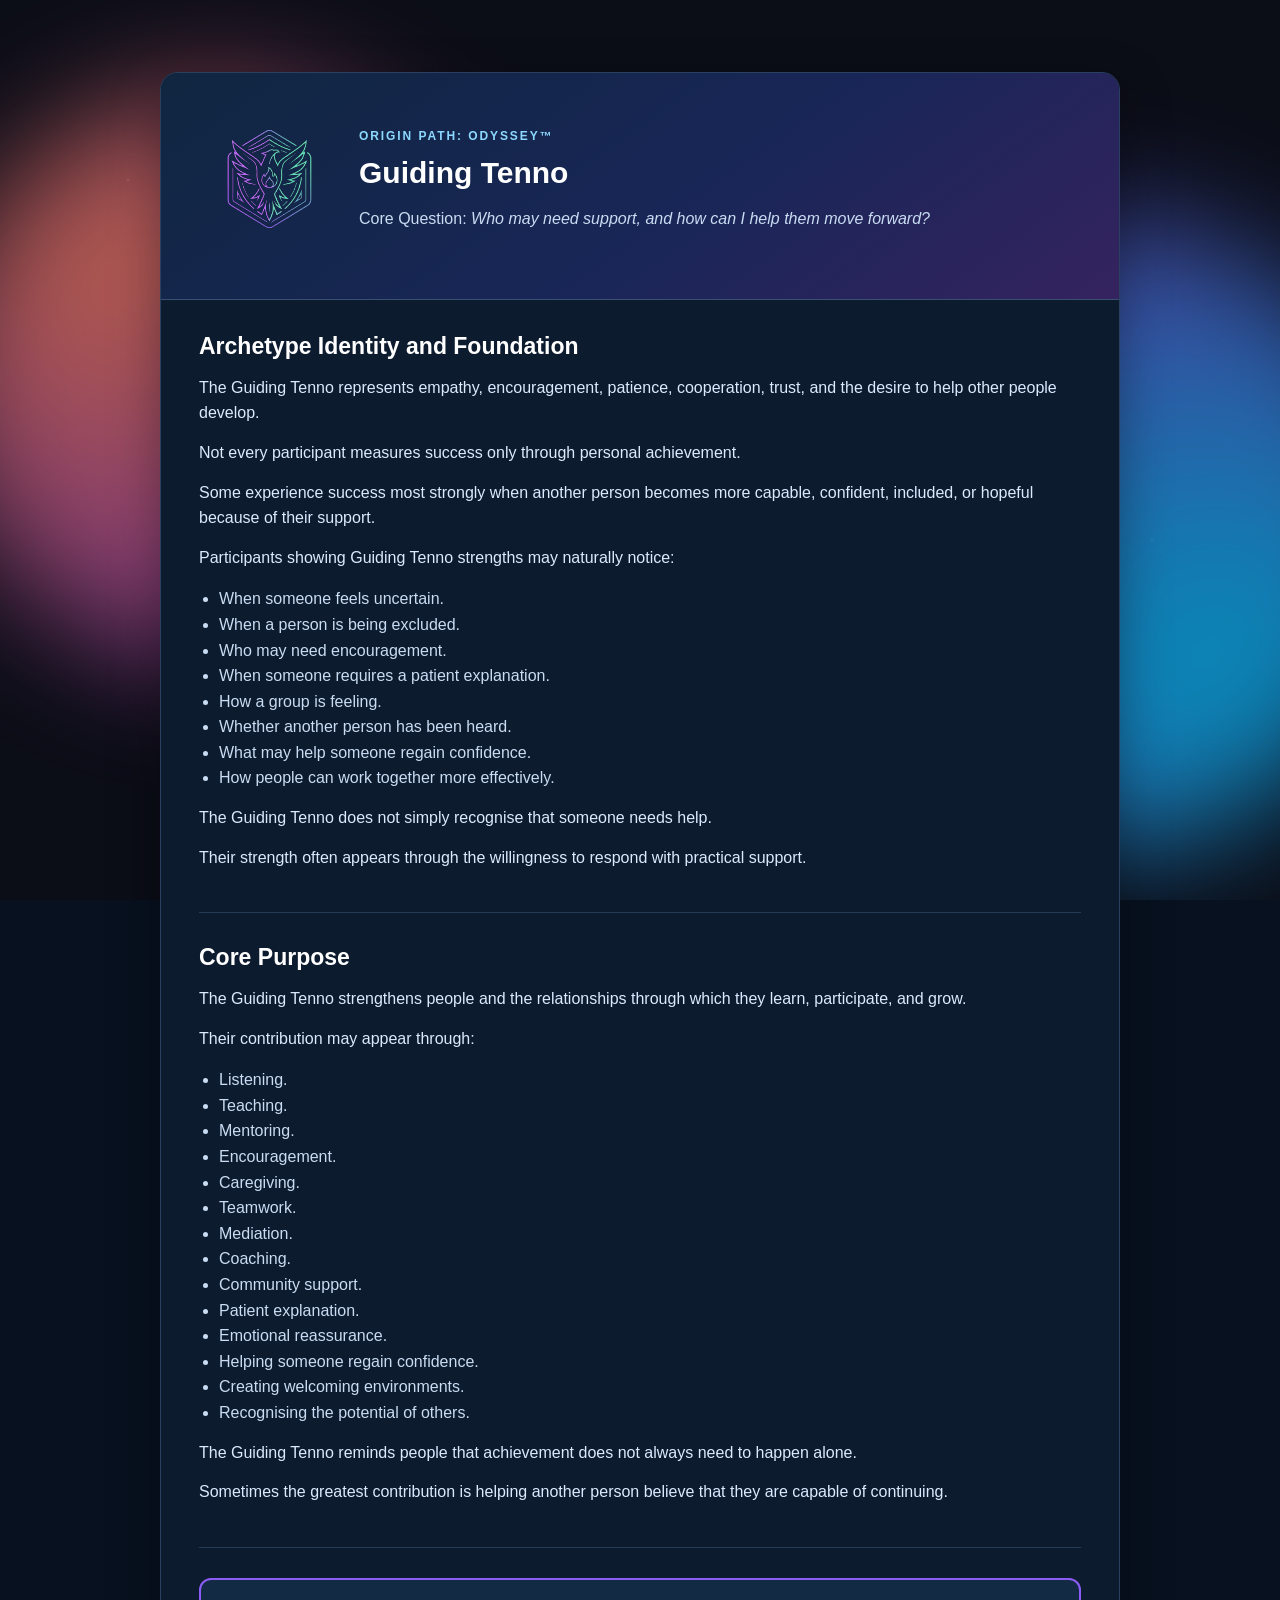
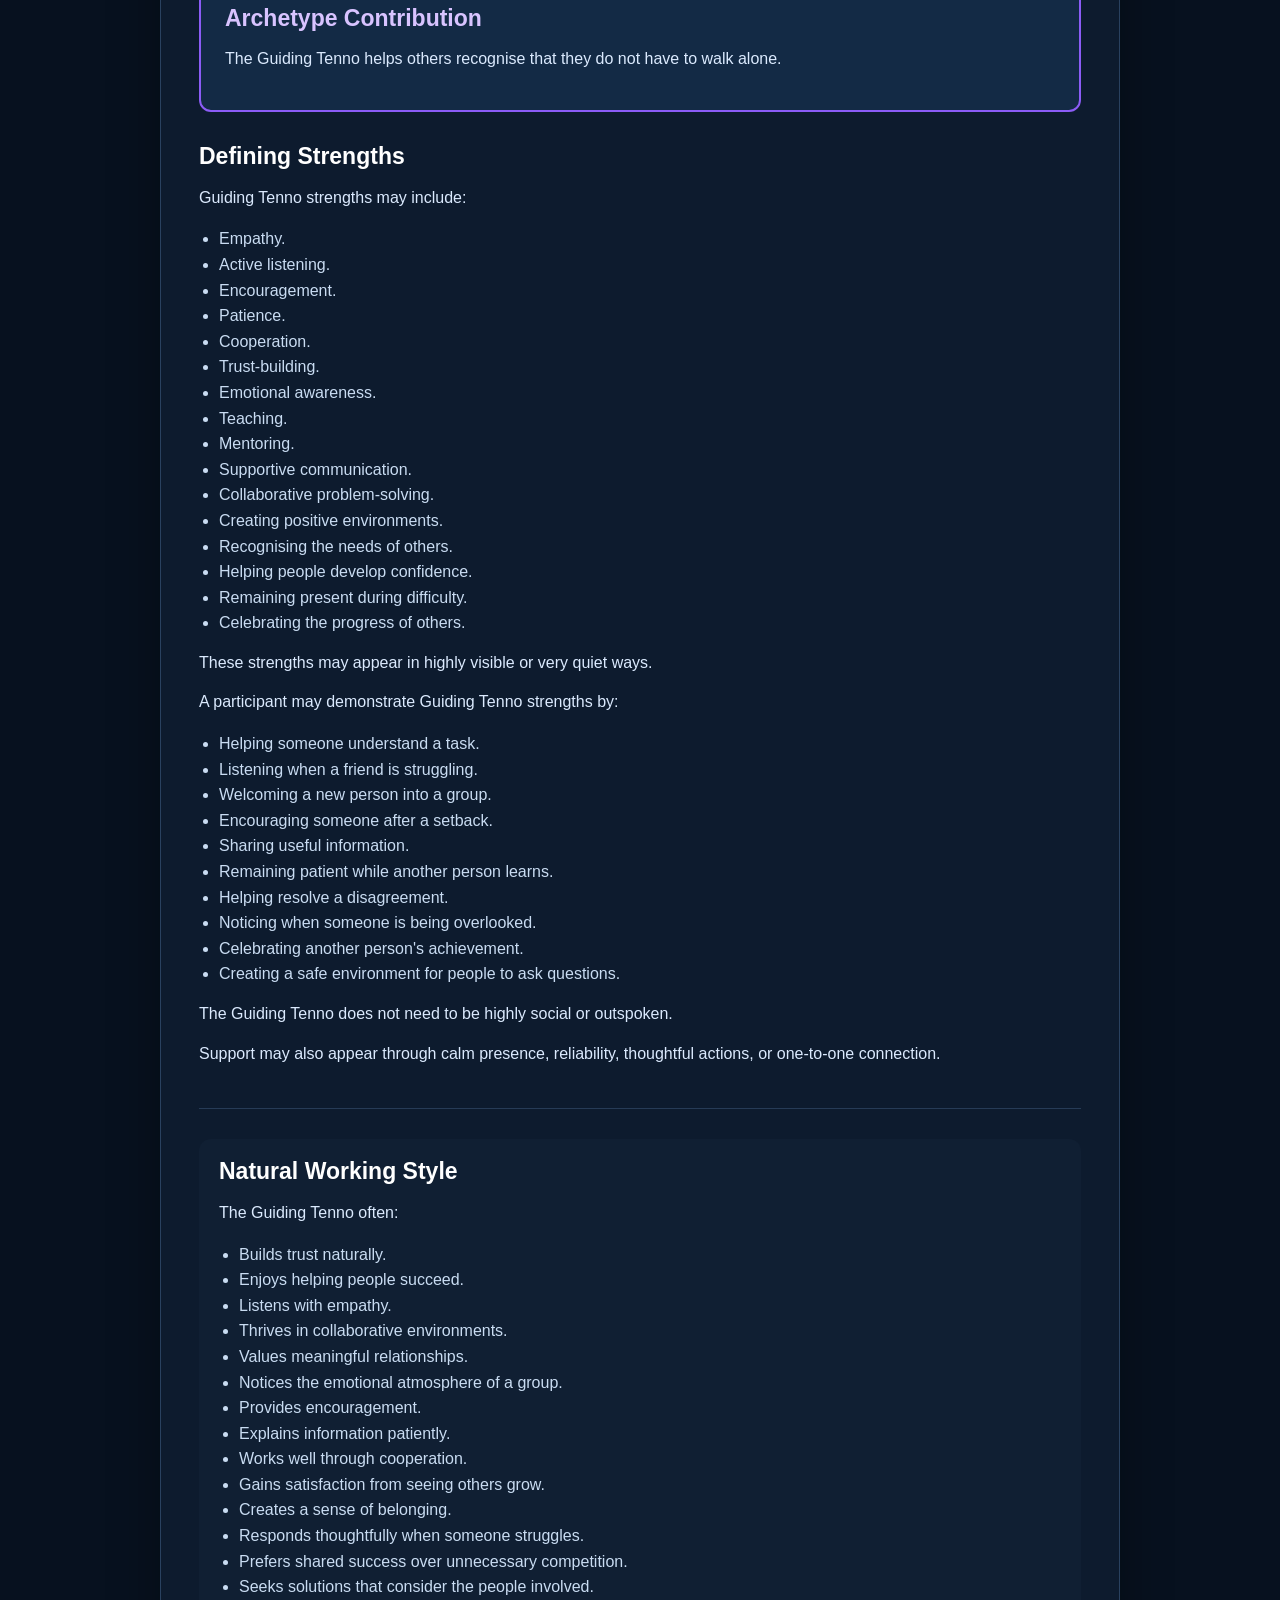
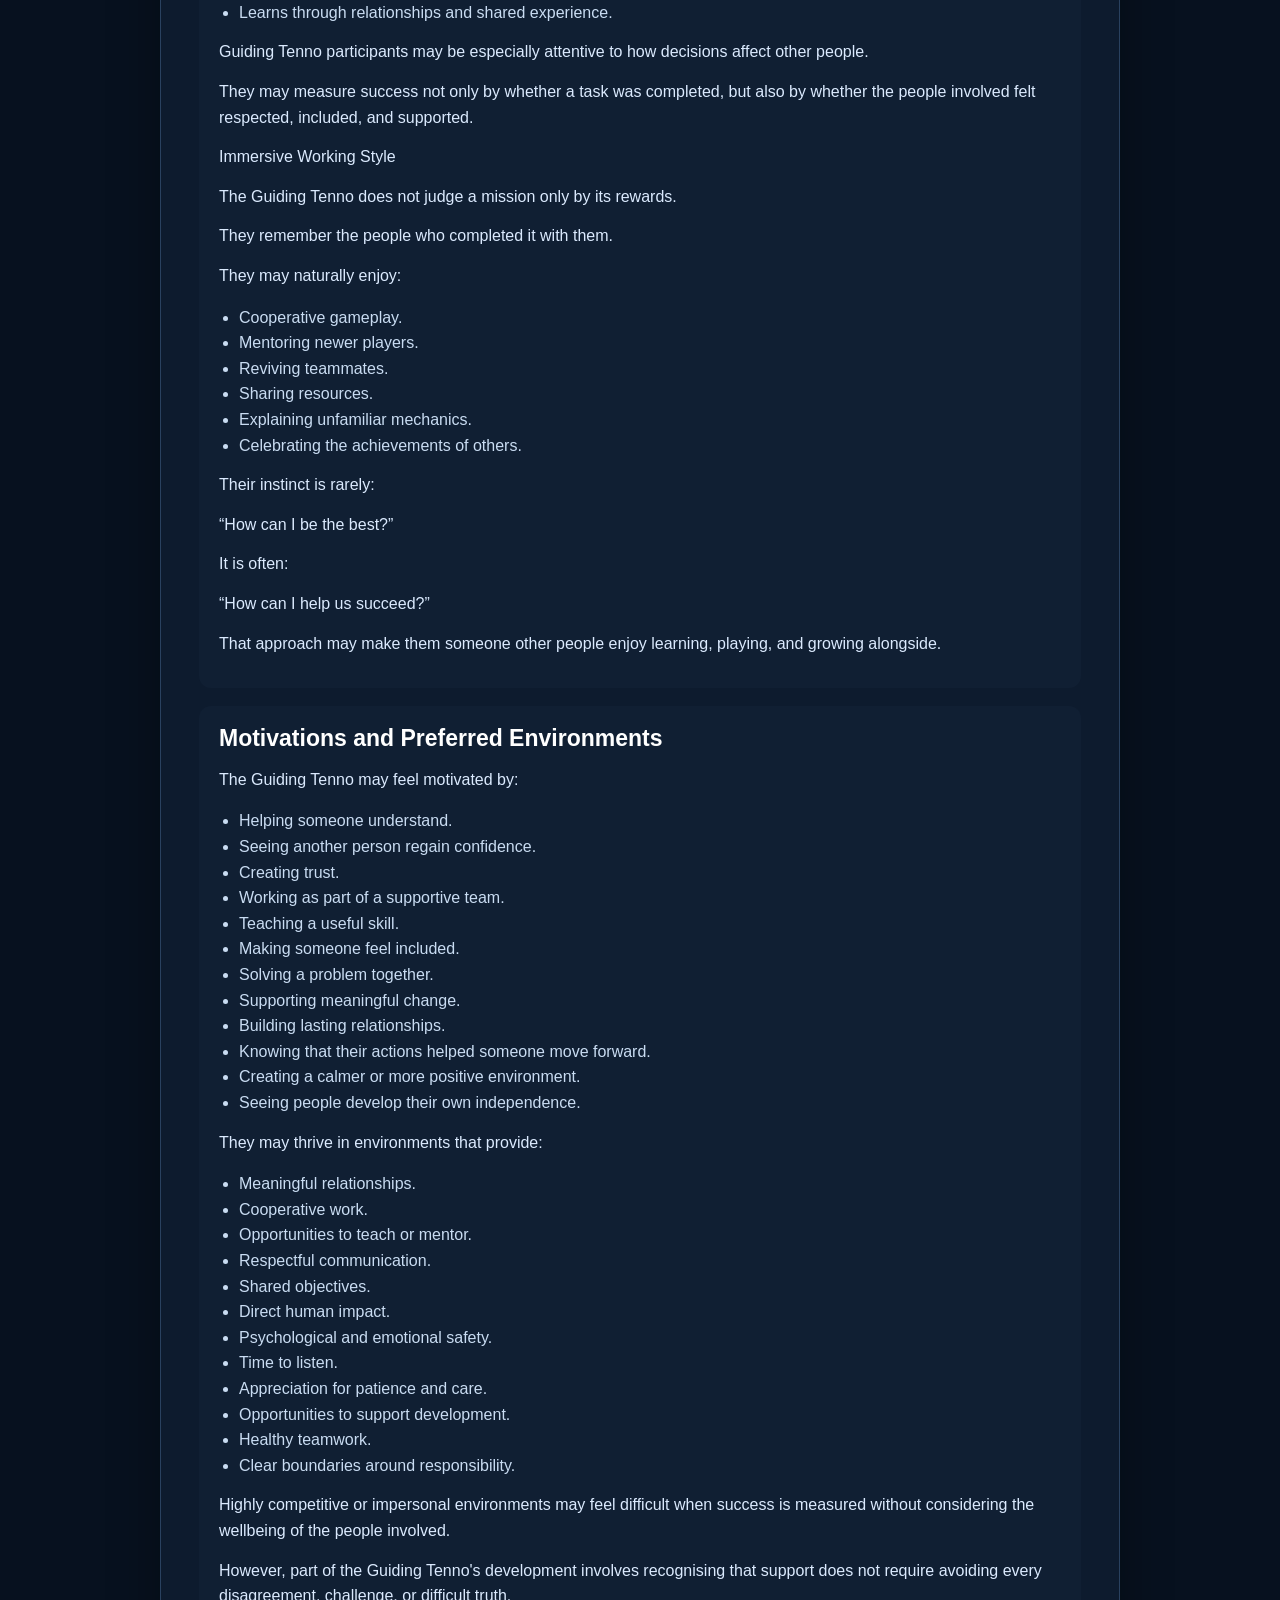
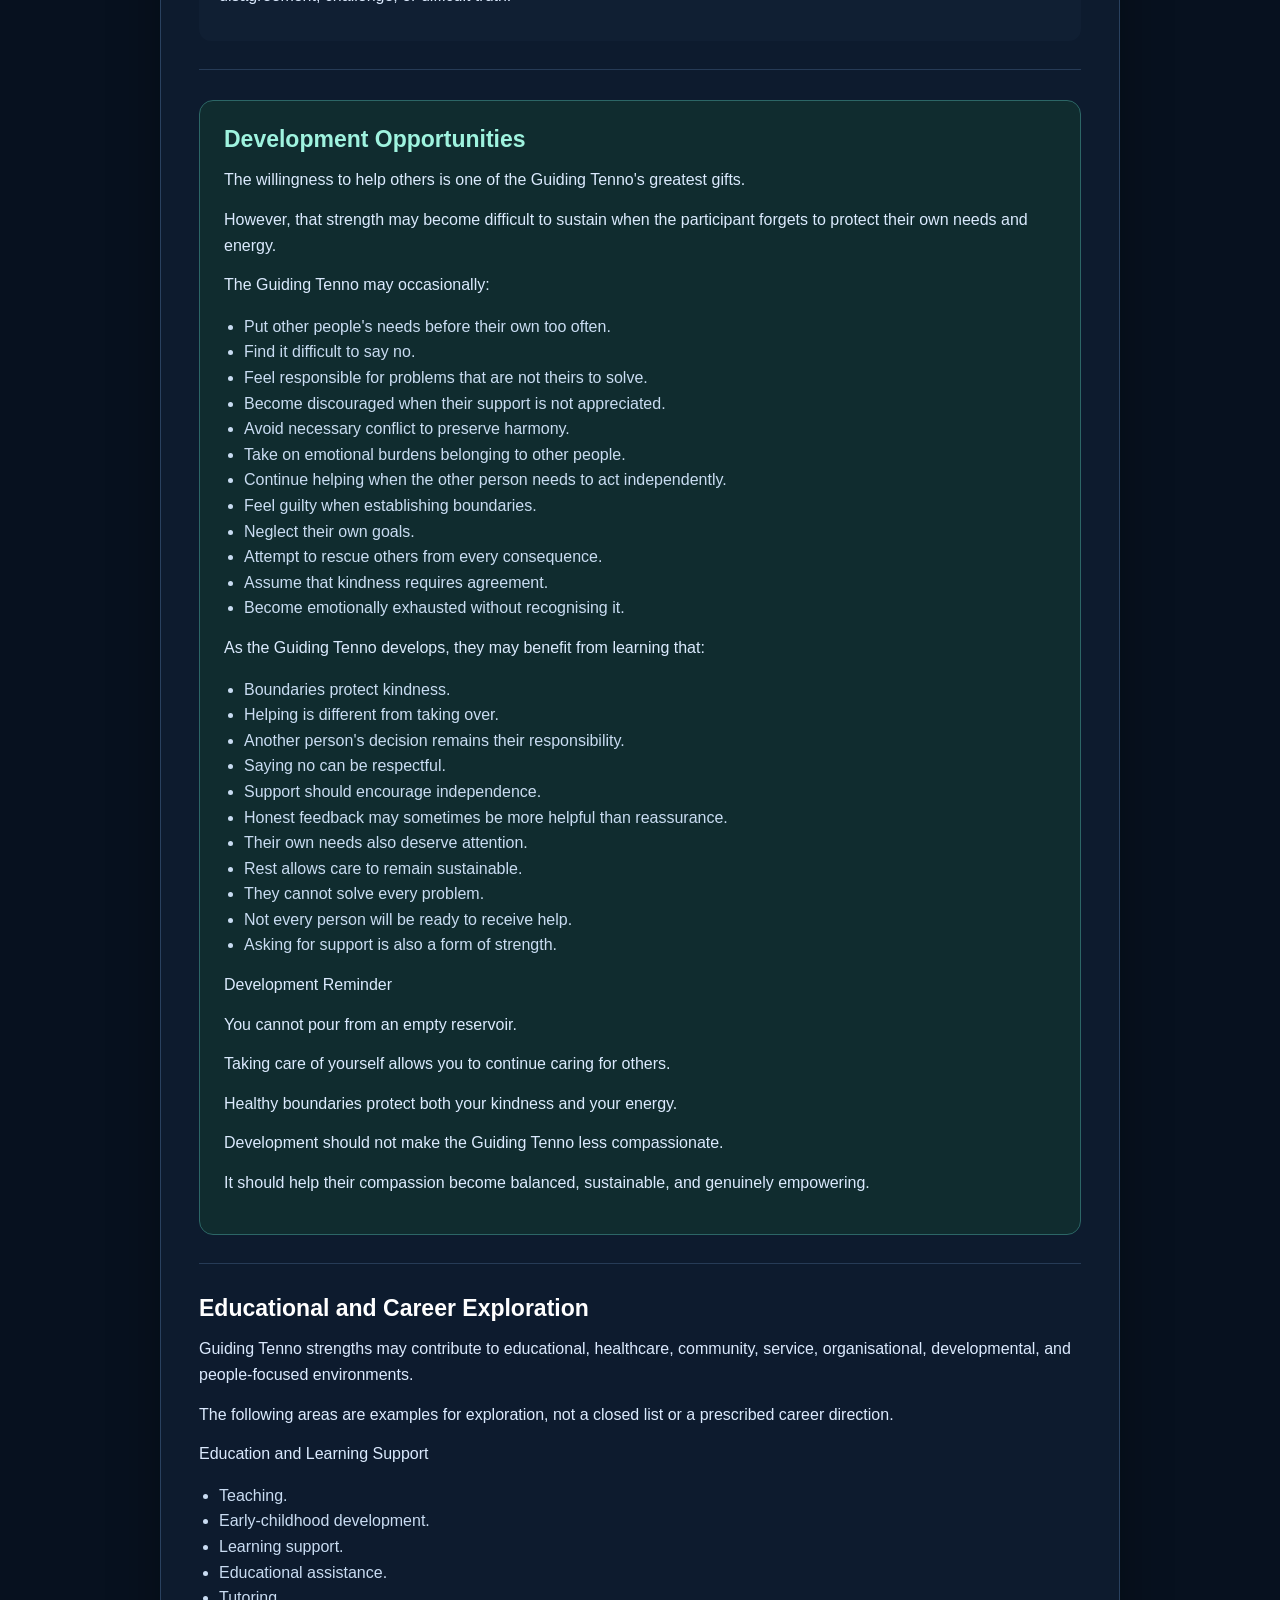
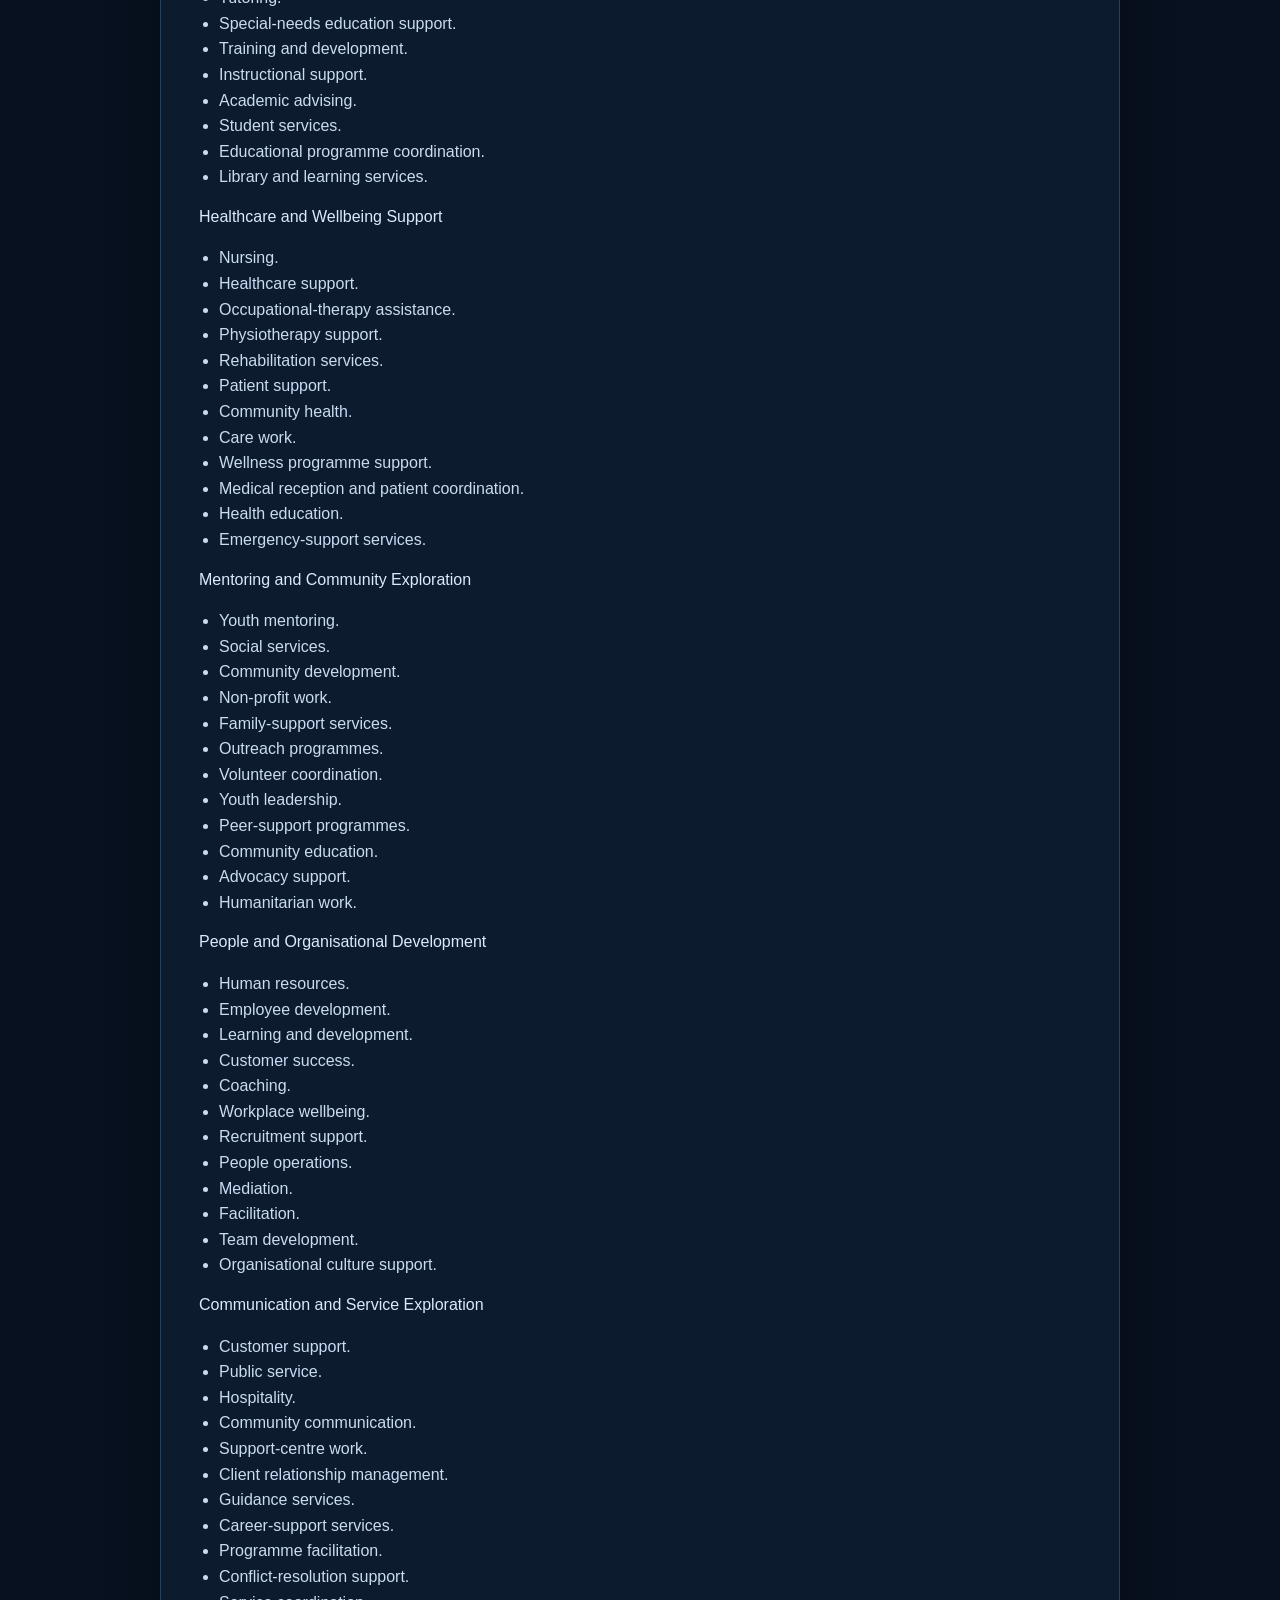
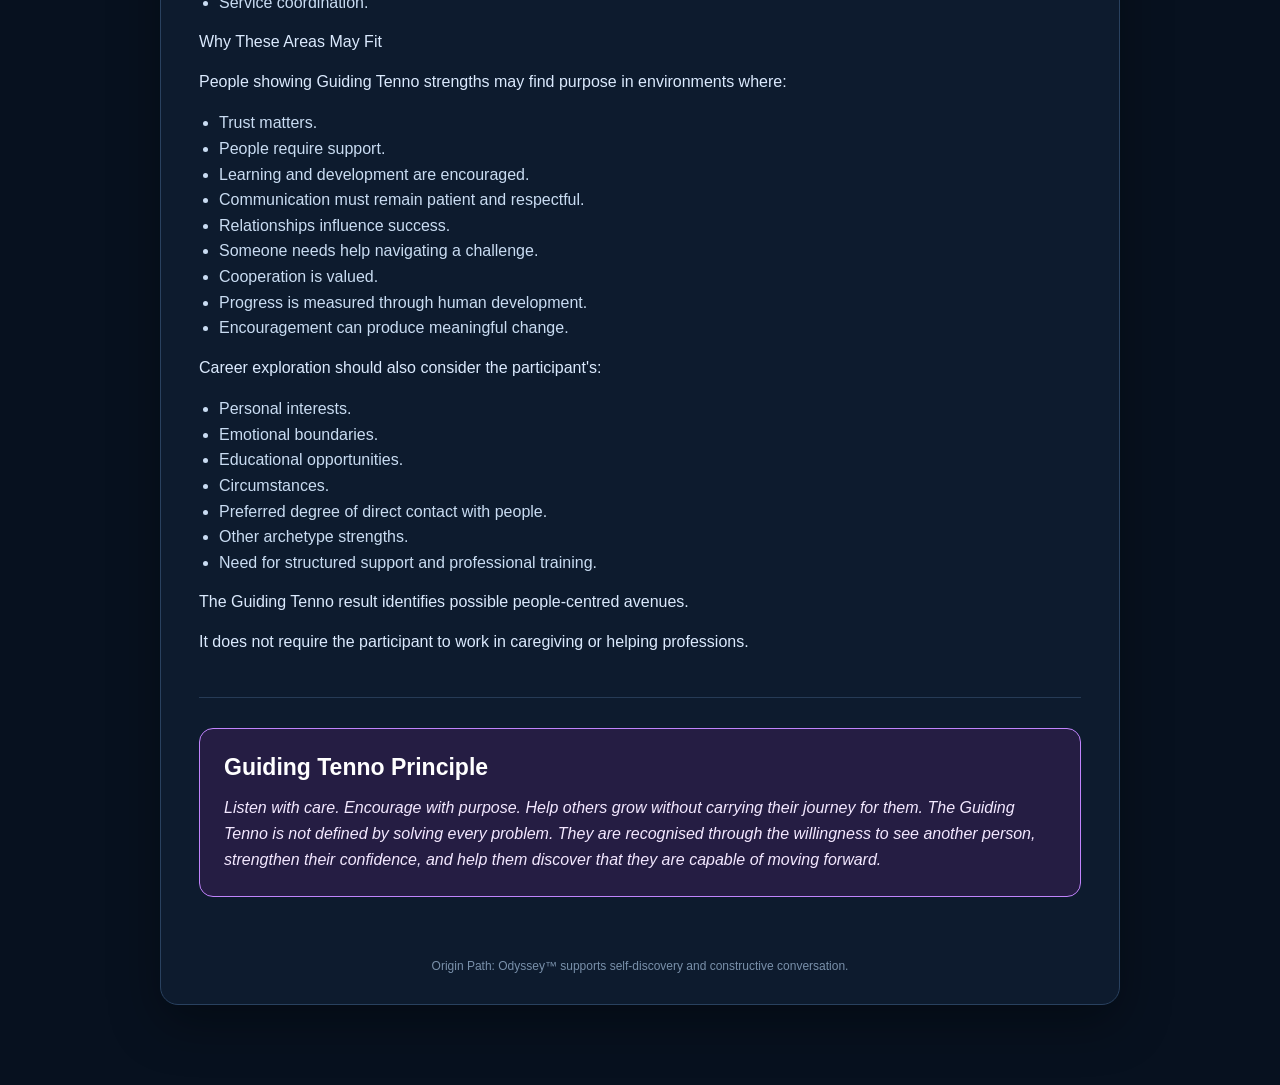
<file: archetypes/guiding-tenno/index.html>
<!DOCTYPE html>
<html lang="en">
<head>
    <meta charset="UTF-8">
    <meta name="viewport" content="width=device-width, initial-scale=1.0">
    <title>Origin Path: Odyssey™ — Guiding Tenno</title>
    <link rel="stylesheet" href="../../origin-path-theme.css">
    <style>
        /* Shared landing page backgrounds / globals */
        :root {
            --deep-space: #0b0d17;
            --origin-glow: #ff7e5f;
            --odyssey-glow: #00c6ff;
            --accent-purple: #7b2cbf;
            --accent-gold: #f4d35e;
        }
        body {
            background: var(--deep-space);
        }
        .background {
            position: fixed;
            inset: 0;
            z-index: -1;
            perspective: 1200px;
            overflow: hidden;
            background: var(--deep-space);
        }
        .stars {
            position: absolute;
            inset: 0;
            background-image:
                radial-gradient(2px 2px at 10% 20%, rgba(255,255,255,0.35), transparent),
                radial-gradient(1.5px 1.5px at 80% 10%, rgba(255,255,255,0.25), transparent),
                radial-gradient(1px 1px at 40% 80%, rgba(255,255,255,0.2), transparent),
                radial-gradient(2px 2px at 90% 60%, rgba(255,255,255,0.3), transparent),
                radial-gradient(1px 1px at 25% 55%, rgba(255,255,255,0.15), transparent);
            background-size: 100% 100%;
            opacity: 0.6;
            z-index: 0;
        }
        .orb {
            position: absolute;
            border-radius: 50%;
            filter: blur(60px);
            opacity: 0.7;
            animation: float 18s ease-in-out infinite;
            z-index: 1;
        }
        .orb-origin {
            width: 45vw;
            height: 45vw;
            max-width: 600px;
            max-height: 600px;
            background: radial-gradient(circle at 30% 30%, var(--origin-glow), var(--accent-purple));
            top: 10%;
            left: -5%;
            animation-delay: 0s;
        }
        .orb-odyssey {
            width: 50vw;
            height: 50vw;
            max-width: 700px;
            max-height: 700px;
            background: radial-gradient(circle at 70% 70%, var(--odyssey-glow), var(--accent-purple));
            bottom: 5%;
            right: -10%;
            animation-delay: -9s;
        }
        .orb-gold {
            width: 25vw;
            height: 25vw;
            max-width: 320px;
            max-height: 320px;
            background: radial-gradient(circle, var(--accent-gold), transparent 70%);
            top: 40%;
            left: 40%;
            opacity: 0.35;
            animation-delay: -4s;
            animation-duration: 22s;
        }
        @keyframes float {
            0%, 100% { transform: translateY(0) scale(1); }
            50% { transform: translateY(-30px) scale(1.05); }
        }
        .opo-shell {
            position: relative;
            z-index: 10;
            margin-top: 40px;
            margin-bottom: 40px;
        }
    </style>
</head>
<body class="opo-theme">
    <div class="background" aria-hidden="true">
        <div class="stars"></div>
        <div class="orb orb-origin"></div>
        <div class="orb orb-odyssey"></div>
        <div class="orb orb-gold"></div>
    </div>
    <main class="opo-page">
        <section class="opo-shell">
            <header class="opo-hero opo-hero--participant">
                <div class="opo-hero-header">
                    <img src="../../favicon.svg" alt="Origin Path Logo" class="opo-logo">
                    <div>
                        <p class="opo-eyebrow">Origin Path: Odyssey™</p>
                        <h1 class="opo-title">Guiding Tenno</h1>
                        <p class="opo-copy opo-copy--supporting" style="margin-top: 14px; margin-bottom: 0;">Core Question: <em>Who may need support, and how can I help them move forward?</em></p>
                    </div>
                </div>
            </header>
            
            <div class="opo-content">
                <section class="opo-section">
                    <h2 class="opo-heading">Archetype Identity and Foundation</h2>
                    <p class="opo-copy">The Guiding Tenno represents empathy, encouragement, patience, cooperation, trust, and the desire to help other people develop.</p>
<p class="opo-copy">Not every participant measures success only through personal achievement.</p>
<p class="opo-copy">Some experience success most strongly when another person becomes more capable, confident, included, or hopeful because of their support.</p>
<p class="opo-copy">Participants showing Guiding Tenno strengths may naturally notice:</p>
<ul style="color: var(--opo-copy); margin-bottom: 14px; padding-left: 20px;">
  <li>When someone feels uncertain.</li>
  <li>When a person is being excluded.</li>
  <li>Who may need encouragement.</li>
  <li>When someone requires a patient explanation.</li>
  <li>How a group is feeling.</li>
  <li>Whether another person has been heard.</li>
  <li>What may help someone regain confidence.</li>
  <li>How people can work together more effectively.</li>
</ul>
<p class="opo-copy">The Guiding Tenno does not simply recognise that someone needs help.</p>
<p class="opo-copy">Their strength often appears through the willingness to respond with practical support.</p>

                </section>

                <section class="opo-section">
                    <h2 class="opo-heading">Core Purpose</h2>
                    <p class="opo-copy">The Guiding Tenno strengthens people and the relationships through which they learn, participate, and grow.</p>
<p class="opo-copy">Their contribution may appear through:</p>
<ul style="color: var(--opo-copy); margin-bottom: 14px; padding-left: 20px;">
  <li>Listening.</li>
  <li>Teaching.</li>
  <li>Mentoring.</li>
  <li>Encouragement.</li>
  <li>Caregiving.</li>
  <li>Teamwork.</li>
  <li>Mediation.</li>
  <li>Coaching.</li>
  <li>Community support.</li>
  <li>Patient explanation.</li>
  <li>Emotional reassurance.</li>
  <li>Helping someone regain confidence.</li>
  <li>Creating welcoming environments.</li>
  <li>Recognising the potential of others.</li>
</ul>
<p class="opo-copy">The Guiding Tenno reminds people that achievement does not always need to happen alone.</p>
<p class="opo-copy">Sometimes the greatest contribution is helping another person believe that they are capable of continuing.</p>

                </section>

                <section class="opo-section opo-callout opo-callout--participant">
                    <h2 class="opo-heading">Archetype Contribution</h2>
                    <p class="opo-copy">The Guiding Tenno helps others recognise that they do not have to walk alone.</p>

                </section>

                <section class="opo-section">
                    <h2 class="opo-heading">Defining Strengths</h2>
                    <p class="opo-copy">Guiding Tenno strengths may include:</p>
<ul style="color: var(--opo-copy); margin-bottom: 14px; padding-left: 20px;">
  <li>Empathy.</li>
  <li>Active listening.</li>
  <li>Encouragement.</li>
  <li>Patience.</li>
  <li>Cooperation.</li>
  <li>Trust-building.</li>
  <li>Emotional awareness.</li>
  <li>Teaching.</li>
  <li>Mentoring.</li>
  <li>Supportive communication.</li>
  <li>Collaborative problem-solving.</li>
  <li>Creating positive environments.</li>
  <li>Recognising the needs of others.</li>
  <li>Helping people develop confidence.</li>
  <li>Remaining present during difficulty.</li>
  <li>Celebrating the progress of others.</li>
</ul>
<p class="opo-copy">These strengths may appear in highly visible or very quiet ways.</p>
<p class="opo-copy">A participant may demonstrate Guiding Tenno strengths by:</p>
<ul style="color: var(--opo-copy); margin-bottom: 14px; padding-left: 20px;">
  <li>Helping someone understand a task.</li>
  <li>Listening when a friend is struggling.</li>
  <li>Welcoming a new person into a group.</li>
  <li>Encouraging someone after a setback.</li>
  <li>Sharing useful information.</li>
  <li>Remaining patient while another person learns.</li>
  <li>Helping resolve a disagreement.</li>
  <li>Noticing when someone is being overlooked.</li>
  <li>Celebrating another person&#39;s achievement.</li>
  <li>Creating a safe environment for people to ask questions.</li>
</ul>
<p class="opo-copy">The Guiding Tenno does not need to be highly social or outspoken.</p>
<p class="opo-copy">Support may also appear through calm presence, reliability, thoughtful actions, or one-to-one connection.</p>

                </section>

                <section class="opo-section">
                    <article class="opo-detail">
                        <h2 class="opo-heading">Natural Working Style</h2>
                        <p class="opo-copy">The Guiding Tenno often:</p>
<ul style="color: var(--opo-copy); margin-bottom: 14px; padding-left: 20px;">
  <li>Builds trust naturally.</li>
  <li>Enjoys helping people succeed.</li>
  <li>Listens with empathy.</li>
  <li>Thrives in collaborative environments.</li>
  <li>Values meaningful relationships.</li>
  <li>Notices the emotional atmosphere of a group.</li>
  <li>Provides encouragement.</li>
  <li>Explains information patiently.</li>
  <li>Works well through cooperation.</li>
  <li>Gains satisfaction from seeing others grow.</li>
  <li>Creates a sense of belonging.</li>
  <li>Responds thoughtfully when someone struggles.</li>
  <li>Prefers shared success over unnecessary competition.</li>
  <li>Seeks solutions that consider the people involved.</li>
  <li>Learns through relationships and shared experience.</li>
</ul>
<p class="opo-copy">Guiding Tenno participants may be especially attentive to how decisions affect other people.</p>
<p class="opo-copy">They may measure success not only by whether a task was completed, but also by whether the people involved felt respected, included, and supported.</p>
<p class="opo-copy">Immersive Working Style</p>
<p class="opo-copy">The Guiding Tenno does not judge a mission only by its rewards.</p>
<p class="opo-copy">They remember the people who completed it with them.</p>
<p class="opo-copy">They may naturally enjoy:</p>
<ul style="color: var(--opo-copy); margin-bottom: 14px; padding-left: 20px;">
  <li>Cooperative gameplay.</li>
  <li>Mentoring newer players.</li>
  <li>Reviving teammates.</li>
  <li>Sharing resources.</li>
  <li>Explaining unfamiliar mechanics.</li>
  <li>Celebrating the achievements of others.</li>
</ul>
<p class="opo-copy">Their instinct is rarely:</p>
<p class="opo-copy">“How can I be the best?”</p>
<p class="opo-copy">It is often:</p>
<p class="opo-copy">“How can I help us succeed?”</p>
<p class="opo-copy">That approach may make them someone other people enjoy learning, playing, and growing alongside.</p>

                    </article>
                    <article class="opo-detail" style="margin-top: 18px;">
                        <h2 class="opo-heading">Motivations and Preferred Environments</h2>
                        <p class="opo-copy">The Guiding Tenno may feel motivated by:</p>
<ul style="color: var(--opo-copy); margin-bottom: 14px; padding-left: 20px;">
  <li>Helping someone understand.</li>
  <li>Seeing another person regain confidence.</li>
  <li>Creating trust.</li>
  <li>Working as part of a supportive team.</li>
  <li>Teaching a useful skill.</li>
  <li>Making someone feel included.</li>
  <li>Solving a problem together.</li>
  <li>Supporting meaningful change.</li>
  <li>Building lasting relationships.</li>
  <li>Knowing that their actions helped someone move forward.</li>
  <li>Creating a calmer or more positive environment.</li>
  <li>Seeing people develop their own independence.</li>
</ul>
<p class="opo-copy">They may thrive in environments that provide:</p>
<ul style="color: var(--opo-copy); margin-bottom: 14px; padding-left: 20px;">
  <li>Meaningful relationships.</li>
  <li>Cooperative work.</li>
  <li>Opportunities to teach or mentor.</li>
  <li>Respectful communication.</li>
  <li>Shared objectives.</li>
  <li>Direct human impact.</li>
  <li>Psychological and emotional safety.</li>
  <li>Time to listen.</li>
  <li>Appreciation for patience and care.</li>
  <li>Opportunities to support development.</li>
  <li>Healthy teamwork.</li>
  <li>Clear boundaries around responsibility.</li>
</ul>
<p class="opo-copy">Highly competitive or impersonal environments may feel difficult when success is measured without considering the wellbeing of the people involved.</p>
<p class="opo-copy">However, part of the Guiding Tenno&#39;s development involves recognising that support does not require avoiding every disagreement, challenge, or difficult truth.</p>

                    </article>
                </section>

                <section class="opo-section">
                    <div class="opo-panel opo-panel--guidance">
                        <h2 class="opo-heading">Development Opportunities</h2>
                        <p class="opo-copy">The willingness to help others is one of the Guiding Tenno&#39;s greatest gifts.</p>
<p class="opo-copy">However, that strength may become difficult to sustain when the participant forgets to protect their own needs and energy.</p>
<p class="opo-copy">The Guiding Tenno may occasionally:</p>
<ul style="color: var(--opo-copy); margin-bottom: 14px; padding-left: 20px;">
  <li>Put other people&#39;s needs before their own too often.</li>
  <li>Find it difficult to say no.</li>
  <li>Feel responsible for problems that are not theirs to solve.</li>
  <li>Become discouraged when their support is not appreciated.</li>
  <li>Avoid necessary conflict to preserve harmony.</li>
  <li>Take on emotional burdens belonging to other people.</li>
  <li>Continue helping when the other person needs to act independently.</li>
  <li>Feel guilty when establishing boundaries.</li>
  <li>Neglect their own goals.</li>
  <li>Attempt to rescue others from every consequence.</li>
  <li>Assume that kindness requires agreement.</li>
  <li>Become emotionally exhausted without recognising it.</li>
</ul>
<p class="opo-copy">As the Guiding Tenno develops, they may benefit from learning that:</p>
<ul style="color: var(--opo-copy); margin-bottom: 14px; padding-left: 20px;">
  <li>Boundaries protect kindness.</li>
  <li>Helping is different from taking over.</li>
  <li>Another person&#39;s decision remains their responsibility.</li>
  <li>Saying no can be respectful.</li>
  <li>Support should encourage independence.</li>
  <li>Honest feedback may sometimes be more helpful than reassurance.</li>
  <li>Their own needs also deserve attention.</li>
  <li>Rest allows care to remain sustainable.</li>
  <li>They cannot solve every problem.</li>
  <li>Not every person will be ready to receive help.</li>
  <li>Asking for support is also a form of strength.</li>
</ul>
<p class="opo-copy">Development Reminder</p>
<p class="opo-copy">You cannot pour from an empty reservoir.</p>
<p class="opo-copy">Taking care of yourself allows you to continue caring for others.</p>
<p class="opo-copy">Healthy boundaries protect both your kindness and your energy.</p>
<p class="opo-copy">Development should not make the Guiding Tenno less compassionate.</p>
<p class="opo-copy">It should help their compassion become balanced, sustainable, and genuinely empowering.</p>

                    </div>
                </section>

                <section class="opo-section">
                    <h2 class="opo-heading">Educational and Career Exploration</h2>
                    <p class="opo-copy">Guiding Tenno strengths may contribute to educational, healthcare, community, service, organisational, developmental, and people-focused environments.</p>
<p class="opo-copy">The following areas are examples for exploration, not a closed list or a prescribed career direction.</p>
<p class="opo-copy">Education and Learning Support</p>
<ul style="color: var(--opo-copy); margin-bottom: 14px; padding-left: 20px;">
  <li>Teaching.</li>
  <li>Early-childhood development.</li>
  <li>Learning support.</li>
  <li>Educational assistance.</li>
  <li>Tutoring.</li>
  <li>Special-needs education support.</li>
  <li>Training and development.</li>
  <li>Instructional support.</li>
  <li>Academic advising.</li>
  <li>Student services.</li>
  <li>Educational programme coordination.</li>
  <li>Library and learning services.</li>
</ul>
<p class="opo-copy">Healthcare and Wellbeing Support</p>
<ul style="color: var(--opo-copy); margin-bottom: 14px; padding-left: 20px;">
  <li>Nursing.</li>
  <li>Healthcare support.</li>
  <li>Occupational-therapy assistance.</li>
  <li>Physiotherapy support.</li>
  <li>Rehabilitation services.</li>
  <li>Patient support.</li>
  <li>Community health.</li>
  <li>Care work.</li>
  <li>Wellness programme support.</li>
  <li>Medical reception and patient coordination.</li>
  <li>Health education.</li>
  <li>Emergency-support services.</li>
</ul>
<p class="opo-copy">Mentoring and Community Exploration</p>
<ul style="color: var(--opo-copy); margin-bottom: 14px; padding-left: 20px;">
  <li>Youth mentoring.</li>
  <li>Social services.</li>
  <li>Community development.</li>
  <li>Non-profit work.</li>
  <li>Family-support services.</li>
  <li>Outreach programmes.</li>
  <li>Volunteer coordination.</li>
  <li>Youth leadership.</li>
  <li>Peer-support programmes.</li>
  <li>Community education.</li>
  <li>Advocacy support.</li>
  <li>Humanitarian work.</li>
</ul>
<p class="opo-copy">People and Organisational Development</p>
<ul style="color: var(--opo-copy); margin-bottom: 14px; padding-left: 20px;">
  <li>Human resources.</li>
  <li>Employee development.</li>
  <li>Learning and development.</li>
  <li>Customer success.</li>
  <li>Coaching.</li>
  <li>Workplace wellbeing.</li>
  <li>Recruitment support.</li>
  <li>People operations.</li>
  <li>Mediation.</li>
  <li>Facilitation.</li>
  <li>Team development.</li>
  <li>Organisational culture support.</li>
</ul>
<p class="opo-copy">Communication and Service Exploration</p>
<ul style="color: var(--opo-copy); margin-bottom: 14px; padding-left: 20px;">
  <li>Customer support.</li>
  <li>Public service.</li>
  <li>Hospitality.</li>
  <li>Community communication.</li>
  <li>Support-centre work.</li>
  <li>Client relationship management.</li>
  <li>Guidance services.</li>
  <li>Career-support services.</li>
  <li>Programme facilitation.</li>
  <li>Conflict-resolution support.</li>
  <li>Service coordination.</li>
</ul>
<p class="opo-copy">Why These Areas May Fit</p>
<p class="opo-copy">People showing Guiding Tenno strengths may find purpose in environments where:</p>
<ul style="color: var(--opo-copy); margin-bottom: 14px; padding-left: 20px;">
  <li>Trust matters.</li>
  <li>People require support.</li>
  <li>Learning and development are encouraged.</li>
  <li>Communication must remain patient and respectful.</li>
  <li>Relationships influence success.</li>
  <li>Someone needs help navigating a challenge.</li>
  <li>Cooperation is valued.</li>
  <li>Progress is measured through human development.</li>
  <li>Encouragement can produce meaningful change.</li>
</ul>
<p class="opo-copy">Career exploration should also consider the participant&#39;s:</p>
<ul style="color: var(--opo-copy); margin-bottom: 14px; padding-left: 20px;">
  <li>Personal interests.</li>
  <li>Emotional boundaries.</li>
  <li>Educational opportunities.</li>
  <li>Circumstances.</li>
  <li>Preferred degree of direct contact with people.</li>
  <li>Other archetype strengths.</li>
  <li>Need for structured support and professional training.</li>
</ul>
<p class="opo-copy">The Guiding Tenno result identifies possible people-centred avenues.</p>
<p class="opo-copy">It does not require the participant to work in caregiving or helping professions.</p>

                </section>
                
                <section class="opo-panel opo-panel--reflection">
                    <h2 class="opo-heading">Guiding Tenno Principle</h2>
                    <p style="font-style: italic; margin-bottom: 0;" class="opo-copy">Listen with care. Encourage with purpose. Help others grow without carrying their journey for them.
The Guiding Tenno is not defined by solving every problem.
They are recognised through the willingness to see another person, strengthen their confidence, and help them discover that they are capable of moving forward.</p>
                </section>
            </div>

            <footer class="opo-footer">
                Origin Path: Odyssey™ supports self-discovery and constructive conversation.
            </footer>
        </section>
    </main>
</body>
</html>
</file>
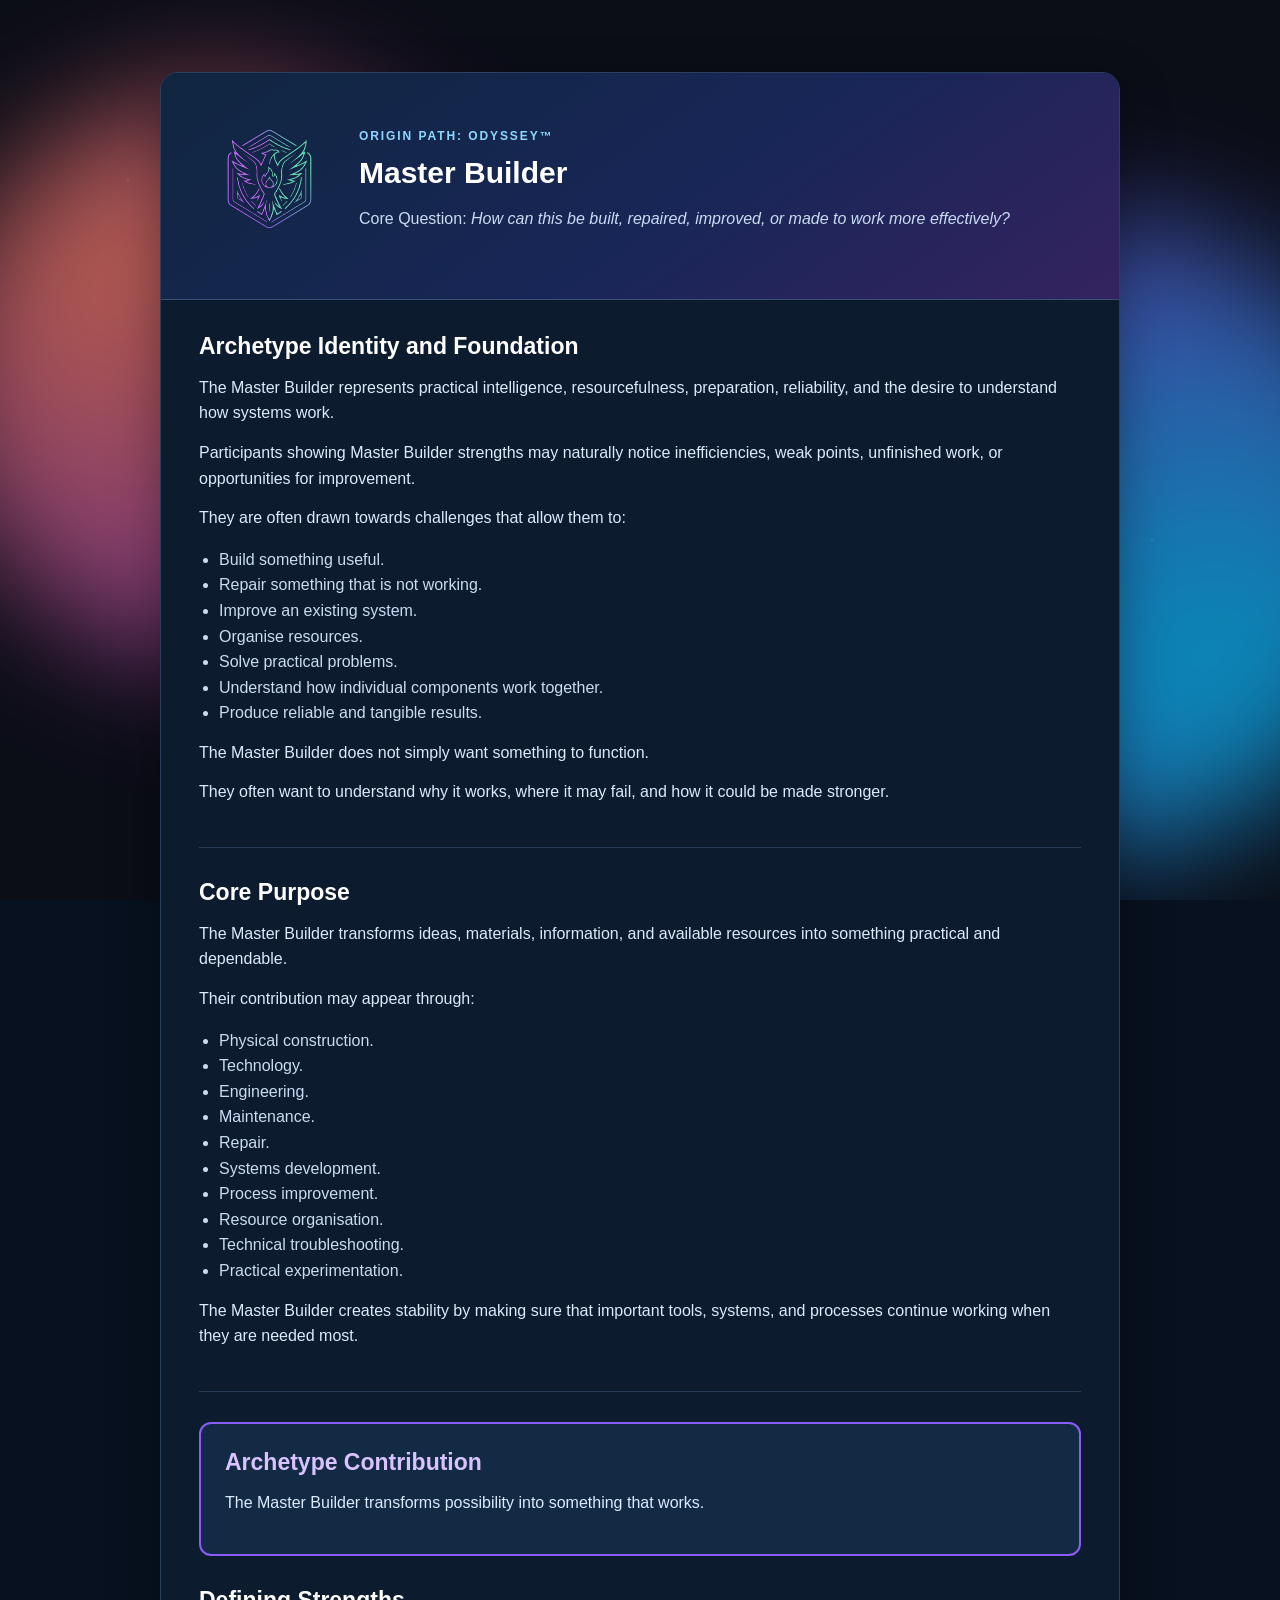
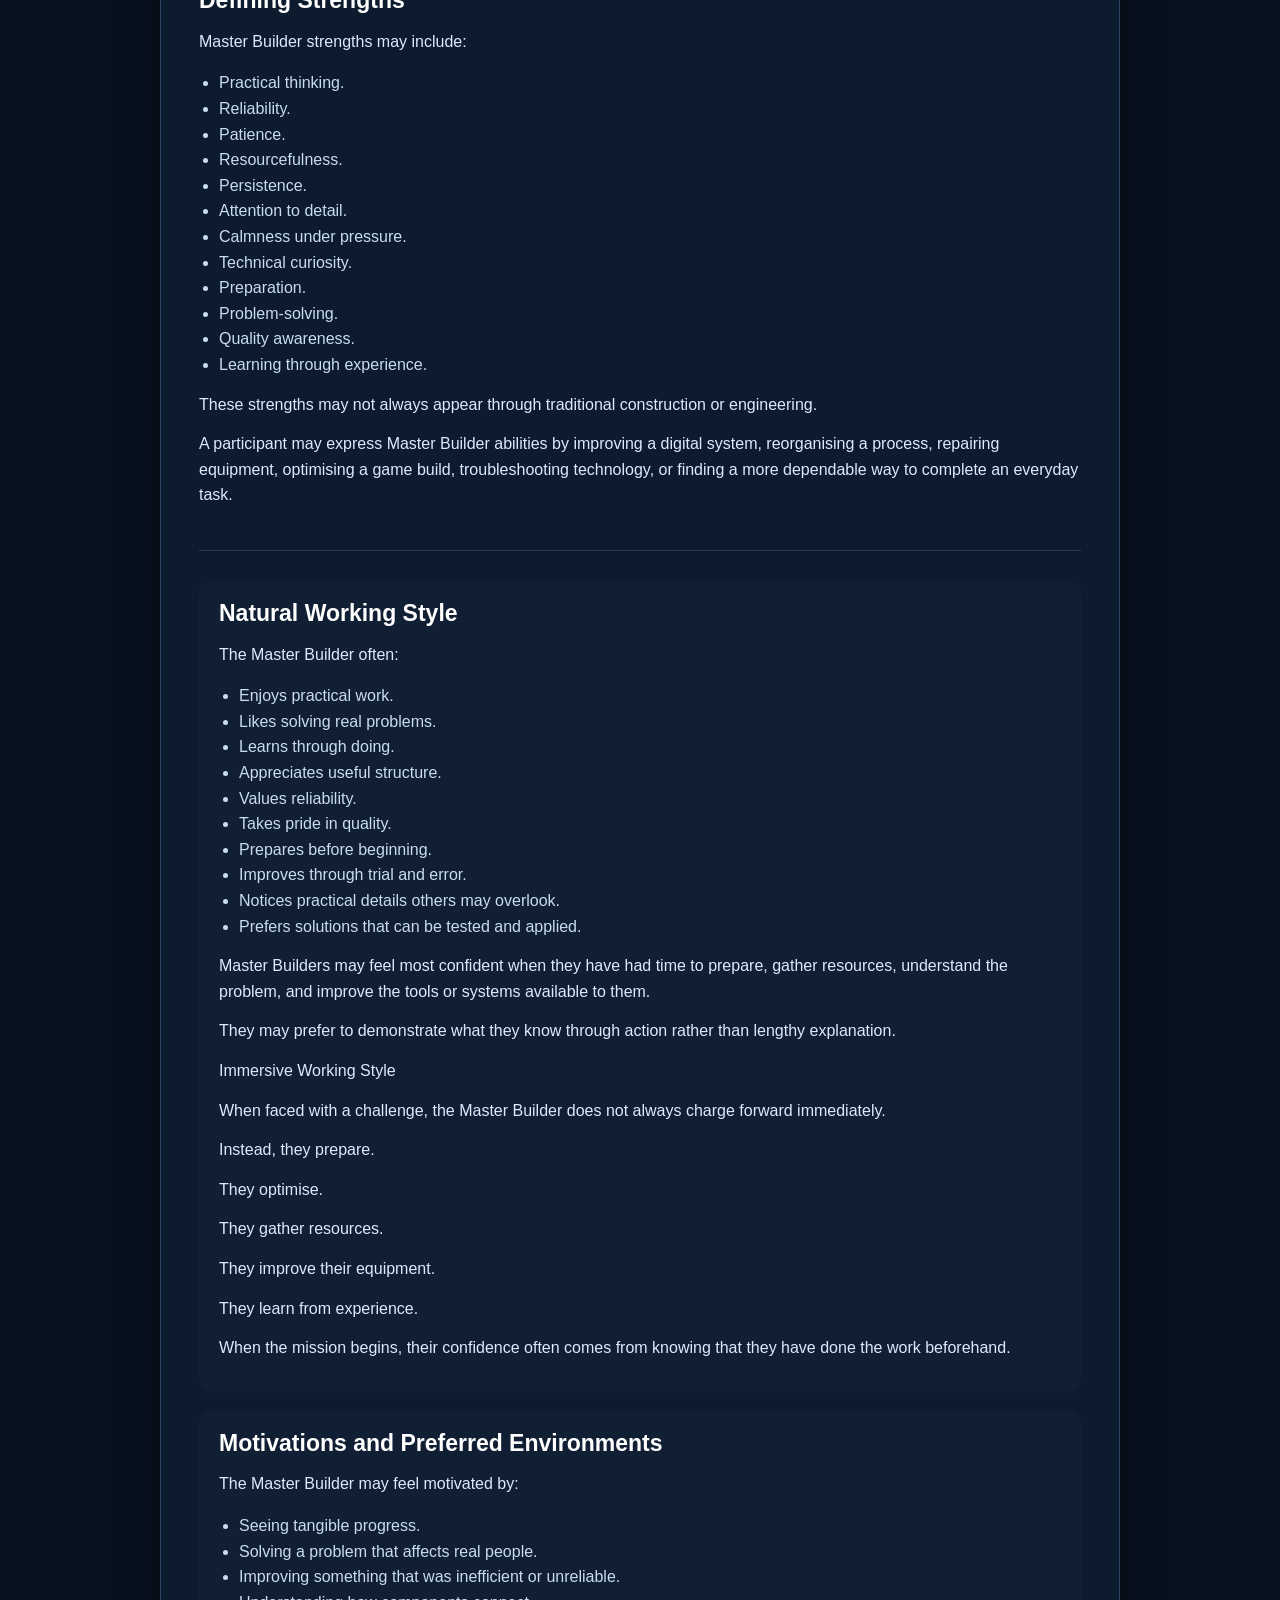
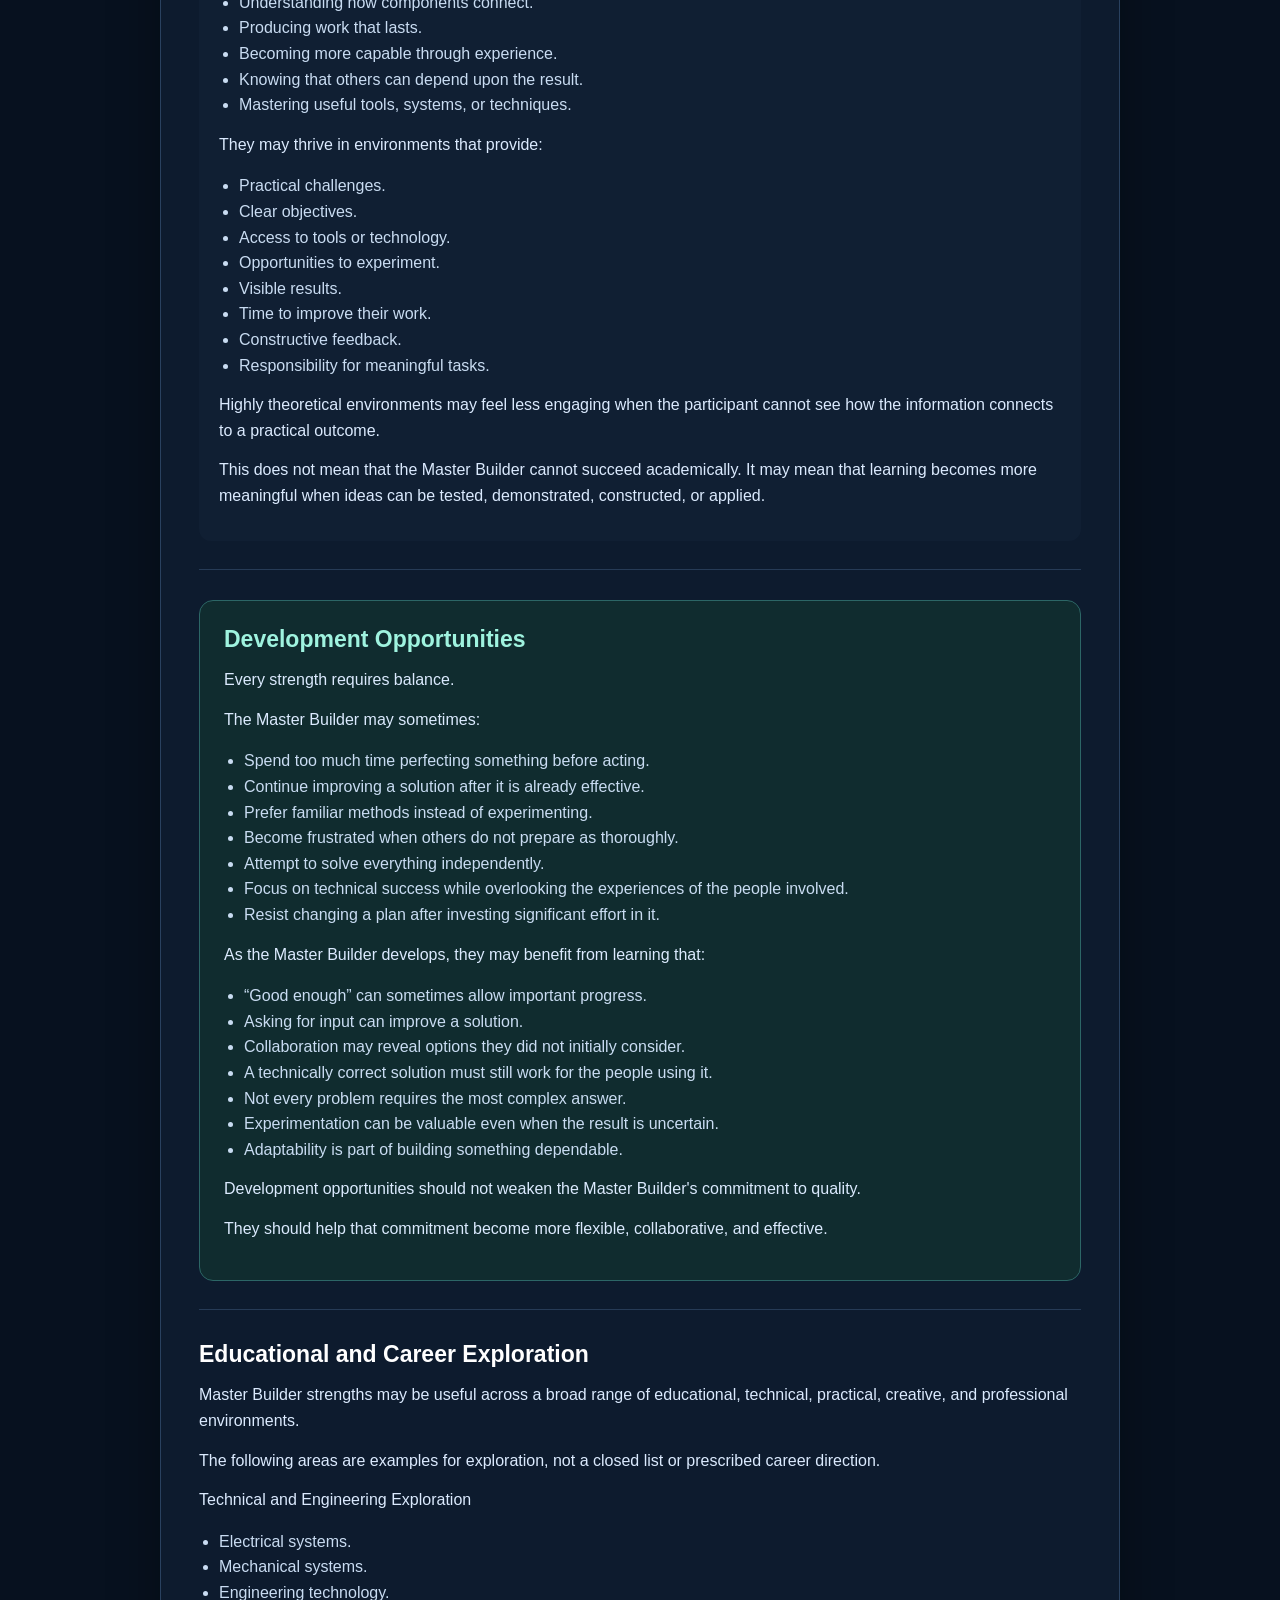
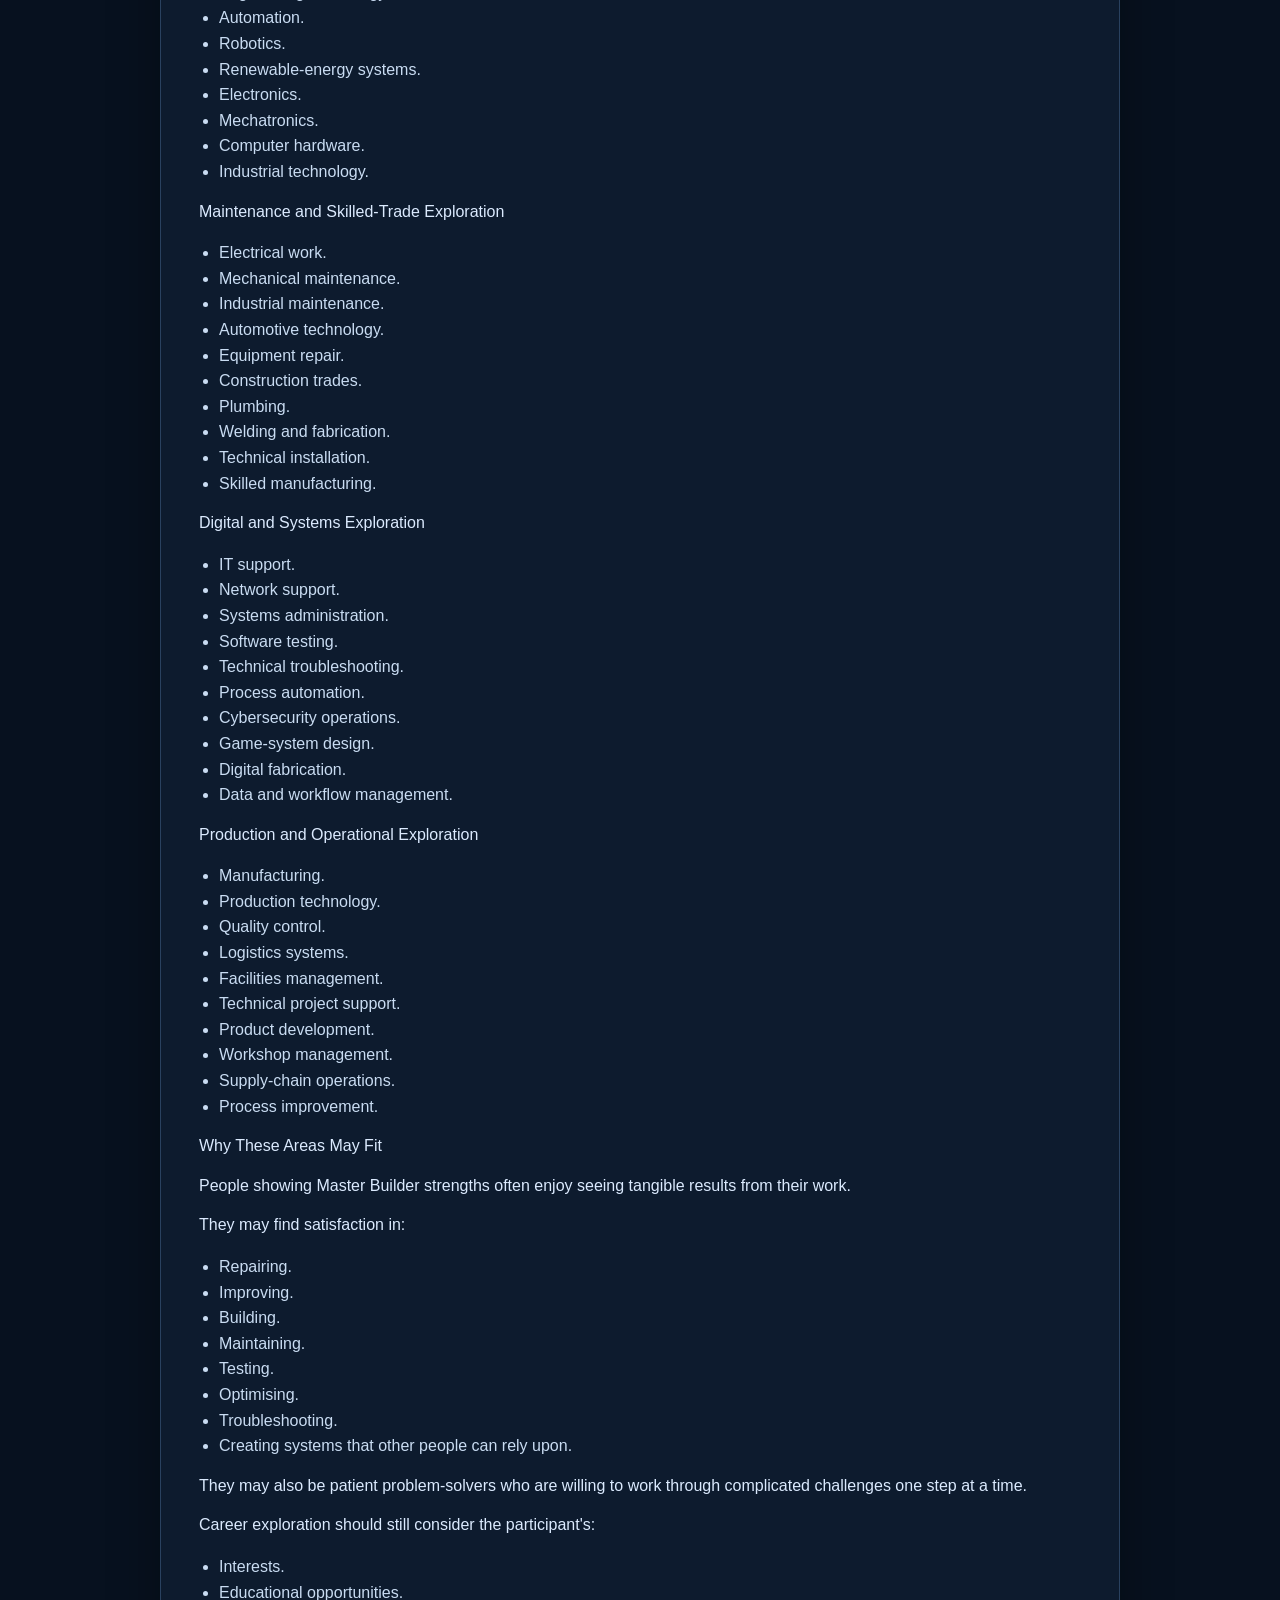
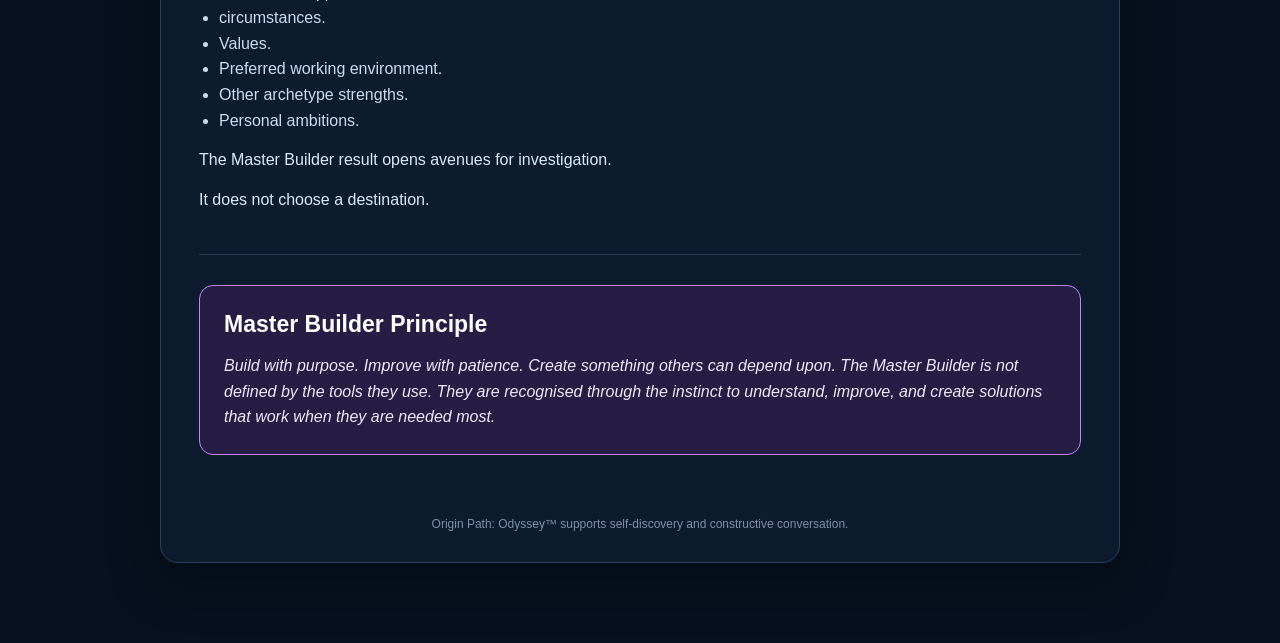
<file: archetypes/master-builder/index.html>
<!DOCTYPE html>
<html lang="en">
<head>
    <meta charset="UTF-8">
    <meta name="viewport" content="width=device-width, initial-scale=1.0">
    <title>Origin Path: Odyssey™ — Master Builder</title>
    <link rel="stylesheet" href="../../origin-path-theme.css">
    <style>
        /* Shared landing page backgrounds / globals */
        :root {
            --deep-space: #0b0d17;
            --origin-glow: #ff7e5f;
            --odyssey-glow: #00c6ff;
            --accent-purple: #7b2cbf;
            --accent-gold: #f4d35e;
        }
        body {
            background: var(--deep-space);
        }
        .background {
            position: fixed;
            inset: 0;
            z-index: -1;
            perspective: 1200px;
            overflow: hidden;
            background: var(--deep-space);
        }
        .stars {
            position: absolute;
            inset: 0;
            background-image:
                radial-gradient(2px 2px at 10% 20%, rgba(255,255,255,0.35), transparent),
                radial-gradient(1.5px 1.5px at 80% 10%, rgba(255,255,255,0.25), transparent),
                radial-gradient(1px 1px at 40% 80%, rgba(255,255,255,0.2), transparent),
                radial-gradient(2px 2px at 90% 60%, rgba(255,255,255,0.3), transparent),
                radial-gradient(1px 1px at 25% 55%, rgba(255,255,255,0.15), transparent);
            background-size: 100% 100%;
            opacity: 0.6;
            z-index: 0;
        }
        .orb {
            position: absolute;
            border-radius: 50%;
            filter: blur(60px);
            opacity: 0.7;
            animation: float 18s ease-in-out infinite;
            z-index: 1;
        }
        .orb-origin {
            width: 45vw;
            height: 45vw;
            max-width: 600px;
            max-height: 600px;
            background: radial-gradient(circle at 30% 30%, var(--origin-glow), var(--accent-purple));
            top: 10%;
            left: -5%;
            animation-delay: 0s;
        }
        .orb-odyssey {
            width: 50vw;
            height: 50vw;
            max-width: 700px;
            max-height: 700px;
            background: radial-gradient(circle at 70% 70%, var(--odyssey-glow), var(--accent-purple));
            bottom: 5%;
            right: -10%;
            animation-delay: -9s;
        }
        .orb-gold {
            width: 25vw;
            height: 25vw;
            max-width: 320px;
            max-height: 320px;
            background: radial-gradient(circle, var(--accent-gold), transparent 70%);
            top: 40%;
            left: 40%;
            opacity: 0.35;
            animation-delay: -4s;
            animation-duration: 22s;
        }
        @keyframes float {
            0%, 100% { transform: translateY(0) scale(1); }
            50% { transform: translateY(-30px) scale(1.05); }
        }
        .opo-shell {
            position: relative;
            z-index: 10;
            margin-top: 40px;
            margin-bottom: 40px;
        }
    </style>
</head>
<body class="opo-theme">
    <div class="background" aria-hidden="true">
        <div class="stars"></div>
        <div class="orb orb-origin"></div>
        <div class="orb orb-odyssey"></div>
        <div class="orb orb-gold"></div>
    </div>
    <main class="opo-page">
        <section class="opo-shell">
            <header class="opo-hero opo-hero--participant">
                <div class="opo-hero-header">
                    <img src="../../favicon.svg" alt="Origin Path Logo" class="opo-logo">
                    <div>
                        <p class="opo-eyebrow">Origin Path: Odyssey™</p>
                        <h1 class="opo-title">Master Builder</h1>
                        <p class="opo-copy opo-copy--supporting" style="margin-top: 14px; margin-bottom: 0;">Core Question: <em>How can this be built, repaired, improved, or made to work more effectively?</em></p>
                    </div>
                </div>
            </header>
            
            <div class="opo-content">
                <section class="opo-section">
                    <h2 class="opo-heading">Archetype Identity and Foundation</h2>
                    <p class="opo-copy">The Master Builder represents practical intelligence, resourcefulness, preparation, reliability, and the desire to understand how systems work.</p>
<p class="opo-copy">Participants showing Master Builder strengths may naturally notice inefficiencies, weak points, unfinished work, or opportunities for improvement.</p>
<p class="opo-copy">They are often drawn towards challenges that allow them to:</p>
<ul style="color: var(--opo-copy); margin-bottom: 14px; padding-left: 20px;">
  <li>Build something useful.</li>
  <li>Repair something that is not working.</li>
  <li>Improve an existing system.</li>
  <li>Organise resources.</li>
  <li>Solve practical problems.</li>
  <li>Understand how individual components work together.</li>
  <li>Produce reliable and tangible results.</li>
</ul>
<p class="opo-copy">The Master Builder does not simply want something to function.</p>
<p class="opo-copy">They often want to understand why it works, where it may fail, and how it could be made stronger.</p>

                </section>

                <section class="opo-section">
                    <h2 class="opo-heading">Core Purpose</h2>
                    <p class="opo-copy">The Master Builder transforms ideas, materials, information, and available resources into something practical and dependable.</p>
<p class="opo-copy">Their contribution may appear through:</p>
<ul style="color: var(--opo-copy); margin-bottom: 14px; padding-left: 20px;">
  <li>Physical construction.</li>
  <li>Technology.</li>
  <li>Engineering.</li>
  <li>Maintenance.</li>
  <li>Repair.</li>
  <li>Systems development.</li>
  <li>Process improvement.</li>
  <li>Resource organisation.</li>
  <li>Technical troubleshooting.</li>
  <li>Practical experimentation.</li>
</ul>
<p class="opo-copy">The Master Builder creates stability by making sure that important tools, systems, and processes continue working when they are needed most.</p>

                </section>

                <section class="opo-section opo-callout opo-callout--participant">
                    <h2 class="opo-heading">Archetype Contribution</h2>
                    <p class="opo-copy">The Master Builder transforms possibility into something that works.</p>

                </section>

                <section class="opo-section">
                    <h2 class="opo-heading">Defining Strengths</h2>
                    <p class="opo-copy">Master Builder strengths may include:</p>
<ul style="color: var(--opo-copy); margin-bottom: 14px; padding-left: 20px;">
  <li>Practical thinking.</li>
  <li>Reliability.</li>
  <li>Patience.</li>
  <li>Resourcefulness.</li>
  <li>Persistence.</li>
  <li>Attention to detail.</li>
  <li>Calmness under pressure.</li>
  <li>Technical curiosity.</li>
  <li>Preparation.</li>
  <li>Problem-solving.</li>
  <li>Quality awareness.</li>
  <li>Learning through experience.</li>
</ul>
<p class="opo-copy">These strengths may not always appear through traditional construction or engineering.</p>
<p class="opo-copy">A participant may express Master Builder abilities by improving a digital system, reorganising a process, repairing equipment, optimising a game build, troubleshooting technology, or finding a more dependable way to complete an everyday task.</p>

                </section>

                <section class="opo-section">
                    <article class="opo-detail">
                        <h2 class="opo-heading">Natural Working Style</h2>
                        <p class="opo-copy">The Master Builder often:</p>
<ul style="color: var(--opo-copy); margin-bottom: 14px; padding-left: 20px;">
  <li>Enjoys practical work.</li>
  <li>Likes solving real problems.</li>
  <li>Learns through doing.</li>
  <li>Appreciates useful structure.</li>
  <li>Values reliability.</li>
  <li>Takes pride in quality.</li>
  <li>Prepares before beginning.</li>
  <li>Improves through trial and error.</li>
  <li>Notices practical details others may overlook.</li>
  <li>Prefers solutions that can be tested and applied.</li>
</ul>
<p class="opo-copy">Master Builders may feel most confident when they have had time to prepare, gather resources, understand the problem, and improve the tools or systems available to them.</p>
<p class="opo-copy">They may prefer to demonstrate what they know through action rather than lengthy explanation.</p>
<p class="opo-copy">Immersive Working Style</p>
<p class="opo-copy">When faced with a challenge, the Master Builder does not always charge forward immediately.</p>
<p class="opo-copy">Instead, they prepare.</p>
<p class="opo-copy">They optimise.</p>
<p class="opo-copy">They gather resources.</p>
<p class="opo-copy">They improve their equipment.</p>
<p class="opo-copy">They learn from experience.</p>
<p class="opo-copy">When the mission begins, their confidence often comes from knowing that they have done the work beforehand.</p>

                    </article>
                    <article class="opo-detail" style="margin-top: 18px;">
                        <h2 class="opo-heading">Motivations and Preferred Environments</h2>
                        <p class="opo-copy">The Master Builder may feel motivated by:</p>
<ul style="color: var(--opo-copy); margin-bottom: 14px; padding-left: 20px;">
  <li>Seeing tangible progress.</li>
  <li>Solving a problem that affects real people.</li>
  <li>Improving something that was inefficient or unreliable.</li>
  <li>Understanding how components connect.</li>
  <li>Producing work that lasts.</li>
  <li>Becoming more capable through experience.</li>
  <li>Knowing that others can depend upon the result.</li>
  <li>Mastering useful tools, systems, or techniques.</li>
</ul>
<p class="opo-copy">They may thrive in environments that provide:</p>
<ul style="color: var(--opo-copy); margin-bottom: 14px; padding-left: 20px;">
  <li>Practical challenges.</li>
  <li>Clear objectives.</li>
  <li>Access to tools or technology.</li>
  <li>Opportunities to experiment.</li>
  <li>Visible results.</li>
  <li>Time to improve their work.</li>
  <li>Constructive feedback.</li>
  <li>Responsibility for meaningful tasks.</li>
</ul>
<p class="opo-copy">Highly theoretical environments may feel less engaging when the participant cannot see how the information connects to a practical outcome.</p>
<p class="opo-copy">This does not mean that the Master Builder cannot succeed academically. It may mean that learning becomes more meaningful when ideas can be tested, demonstrated, constructed, or applied.</p>

                    </article>
                </section>

                <section class="opo-section">
                    <div class="opo-panel opo-panel--guidance">
                        <h2 class="opo-heading">Development Opportunities</h2>
                        <p class="opo-copy">Every strength requires balance.</p>
<p class="opo-copy">The Master Builder may sometimes:</p>
<ul style="color: var(--opo-copy); margin-bottom: 14px; padding-left: 20px;">
  <li>Spend too much time perfecting something before acting.</li>
  <li>Continue improving a solution after it is already effective.</li>
  <li>Prefer familiar methods instead of experimenting.</li>
  <li>Become frustrated when others do not prepare as thoroughly.</li>
  <li>Attempt to solve everything independently.</li>
  <li>Focus on technical success while overlooking the experiences of the people involved.</li>
  <li>Resist changing a plan after investing significant effort in it.</li>
</ul>
<p class="opo-copy">As the Master Builder develops, they may benefit from learning that:</p>
<ul style="color: var(--opo-copy); margin-bottom: 14px; padding-left: 20px;">
  <li>“Good enough” can sometimes allow important progress.</li>
  <li>Asking for input can improve a solution.</li>
  <li>Collaboration may reveal options they did not initially consider.</li>
  <li>A technically correct solution must still work for the people using it.</li>
  <li>Not every problem requires the most complex answer.</li>
  <li>Experimentation can be valuable even when the result is uncertain.</li>
  <li>Adaptability is part of building something dependable.</li>
</ul>
<p class="opo-copy">Development opportunities should not weaken the Master Builder&#39;s commitment to quality.</p>
<p class="opo-copy">They should help that commitment become more flexible, collaborative, and effective.</p>

                    </div>
                </section>

                <section class="opo-section">
                    <h2 class="opo-heading">Educational and Career Exploration</h2>
                    <p class="opo-copy">Master Builder strengths may be useful across a broad range of educational, technical, practical, creative, and professional environments.</p>
<p class="opo-copy">The following areas are examples for exploration, not a closed list or prescribed career direction.</p>
<p class="opo-copy">Technical and Engineering Exploration</p>
<ul style="color: var(--opo-copy); margin-bottom: 14px; padding-left: 20px;">
  <li>Electrical systems.</li>
  <li>Mechanical systems.</li>
  <li>Engineering technology.</li>
  <li>Automation.</li>
  <li>Robotics.</li>
  <li>Renewable-energy systems.</li>
  <li>Electronics.</li>
  <li>Mechatronics.</li>
  <li>Computer hardware.</li>
  <li>Industrial technology.</li>
</ul>
<p class="opo-copy">Maintenance and Skilled-Trade Exploration</p>
<ul style="color: var(--opo-copy); margin-bottom: 14px; padding-left: 20px;">
  <li>Electrical work.</li>
  <li>Mechanical maintenance.</li>
  <li>Industrial maintenance.</li>
  <li>Automotive technology.</li>
  <li>Equipment repair.</li>
  <li>Construction trades.</li>
  <li>Plumbing.</li>
  <li>Welding and fabrication.</li>
  <li>Technical installation.</li>
  <li>Skilled manufacturing.</li>
</ul>
<p class="opo-copy">Digital and Systems Exploration</p>
<ul style="color: var(--opo-copy); margin-bottom: 14px; padding-left: 20px;">
  <li>IT support.</li>
  <li>Network support.</li>
  <li>Systems administration.</li>
  <li>Software testing.</li>
  <li>Technical troubleshooting.</li>
  <li>Process automation.</li>
  <li>Cybersecurity operations.</li>
  <li>Game-system design.</li>
  <li>Digital fabrication.</li>
  <li>Data and workflow management.</li>
</ul>
<p class="opo-copy">Production and Operational Exploration</p>
<ul style="color: var(--opo-copy); margin-bottom: 14px; padding-left: 20px;">
  <li>Manufacturing.</li>
  <li>Production technology.</li>
  <li>Quality control.</li>
  <li>Logistics systems.</li>
  <li>Facilities management.</li>
  <li>Technical project support.</li>
  <li>Product development.</li>
  <li>Workshop management.</li>
  <li>Supply-chain operations.</li>
  <li>Process improvement.</li>
</ul>
<p class="opo-copy">Why These Areas May Fit</p>
<p class="opo-copy">People showing Master Builder strengths often enjoy seeing tangible results from their work.</p>
<p class="opo-copy">They may find satisfaction in:</p>
<ul style="color: var(--opo-copy); margin-bottom: 14px; padding-left: 20px;">
  <li>Repairing.</li>
  <li>Improving.</li>
  <li>Building.</li>
  <li>Maintaining.</li>
  <li>Testing.</li>
  <li>Optimising.</li>
  <li>Troubleshooting.</li>
  <li>Creating systems that other people can rely upon.</li>
</ul>
<p class="opo-copy">They may also be patient problem-solvers who are willing to work through complicated challenges one step at a time.</p>
<p class="opo-copy">Career exploration should still consider the participant&#39;s:</p>
<ul style="color: var(--opo-copy); margin-bottom: 14px; padding-left: 20px;">
  <li>Interests.</li>
  <li>Educational opportunities.</li>
  <li>circumstances.</li>
  <li>Values.</li>
  <li>Preferred working environment.</li>
  <li>Other archetype strengths.</li>
  <li>Personal ambitions.</li>
</ul>
<p class="opo-copy">The Master Builder result opens avenues for investigation.</p>
<p class="opo-copy">It does not choose a destination.</p>

                </section>
                
                <section class="opo-panel opo-panel--reflection">
                    <h2 class="opo-heading">Master Builder Principle</h2>
                    <p style="font-style: italic; margin-bottom: 0;" class="opo-copy">Build with purpose. Improve with patience. Create something others can depend upon.
The Master Builder is not defined by the tools they use.
They are recognised through the instinct to understand, improve, and create solutions that work when they are needed most.</p>
                </section>
            </div>

            <footer class="opo-footer">
                Origin Path: Odyssey™ supports self-discovery and constructive conversation.
            </footer>
        </section>
    </main>
</body>
</html>
</file>
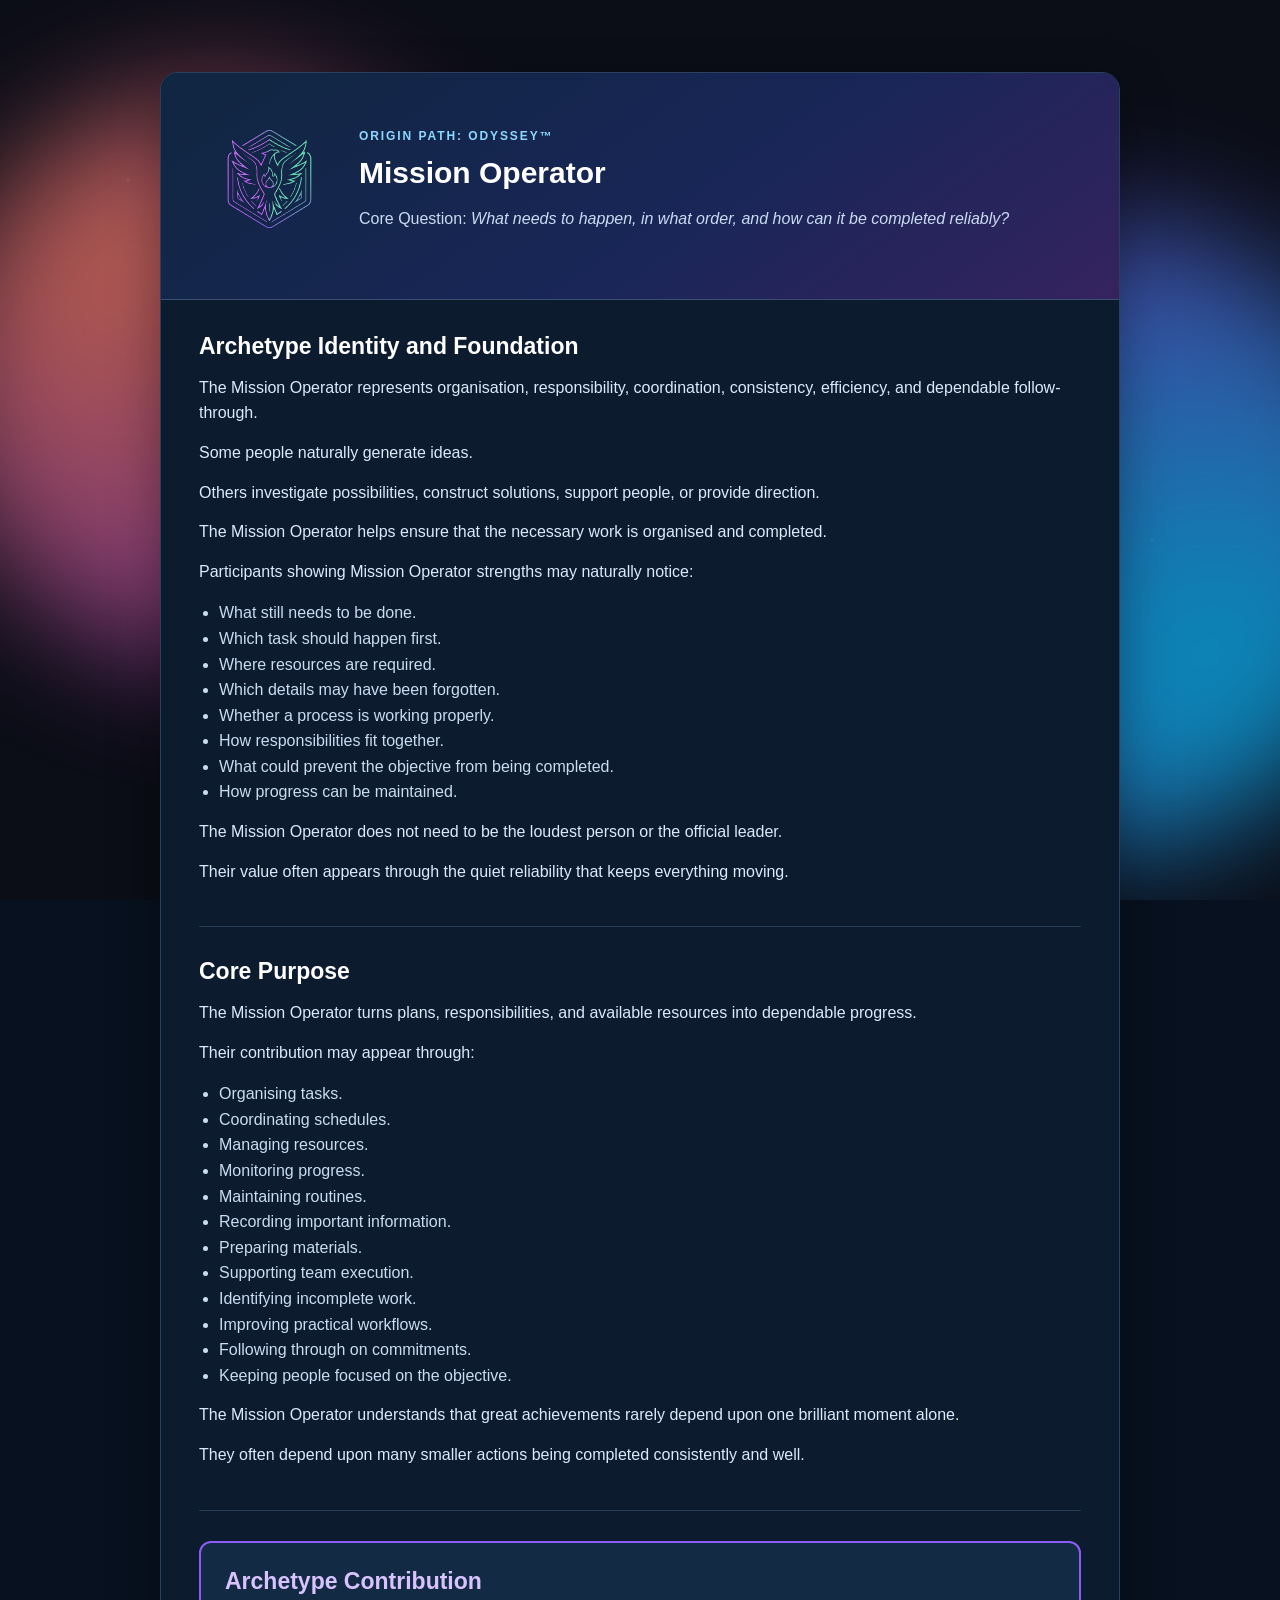
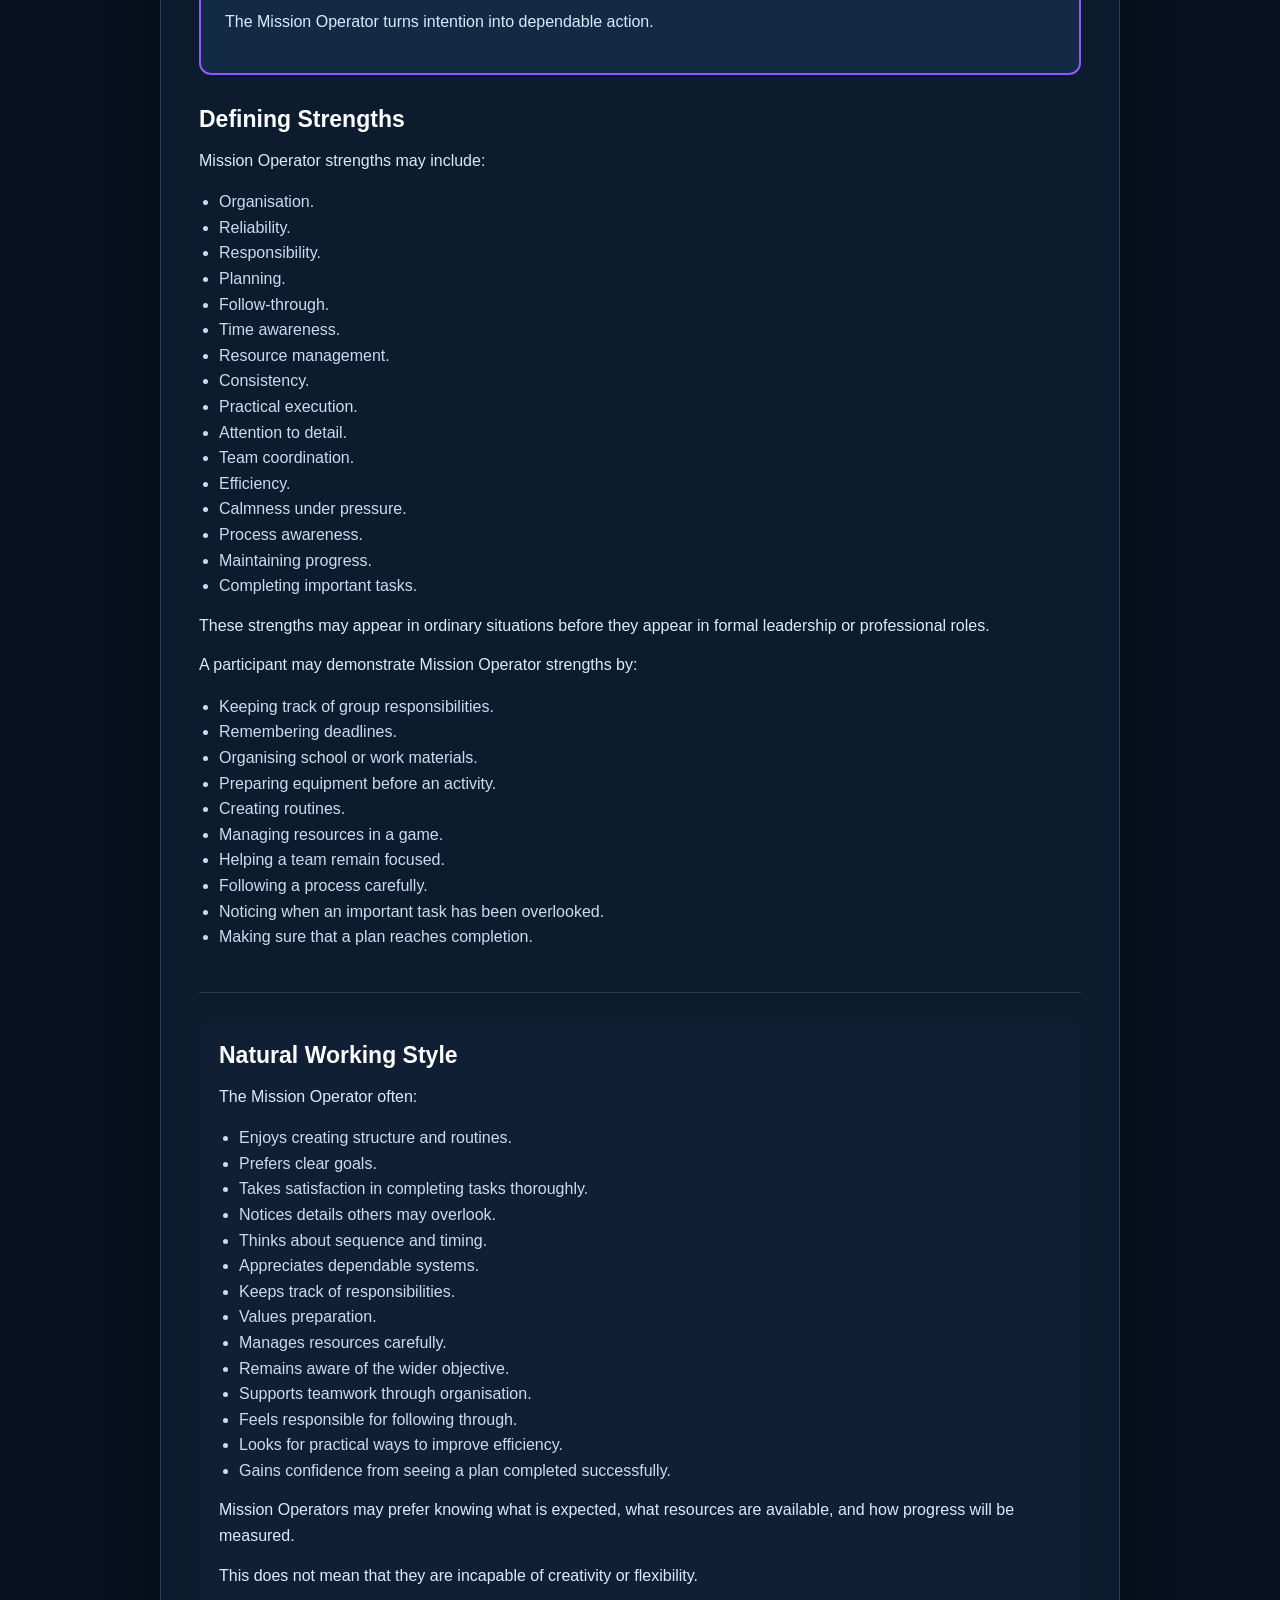
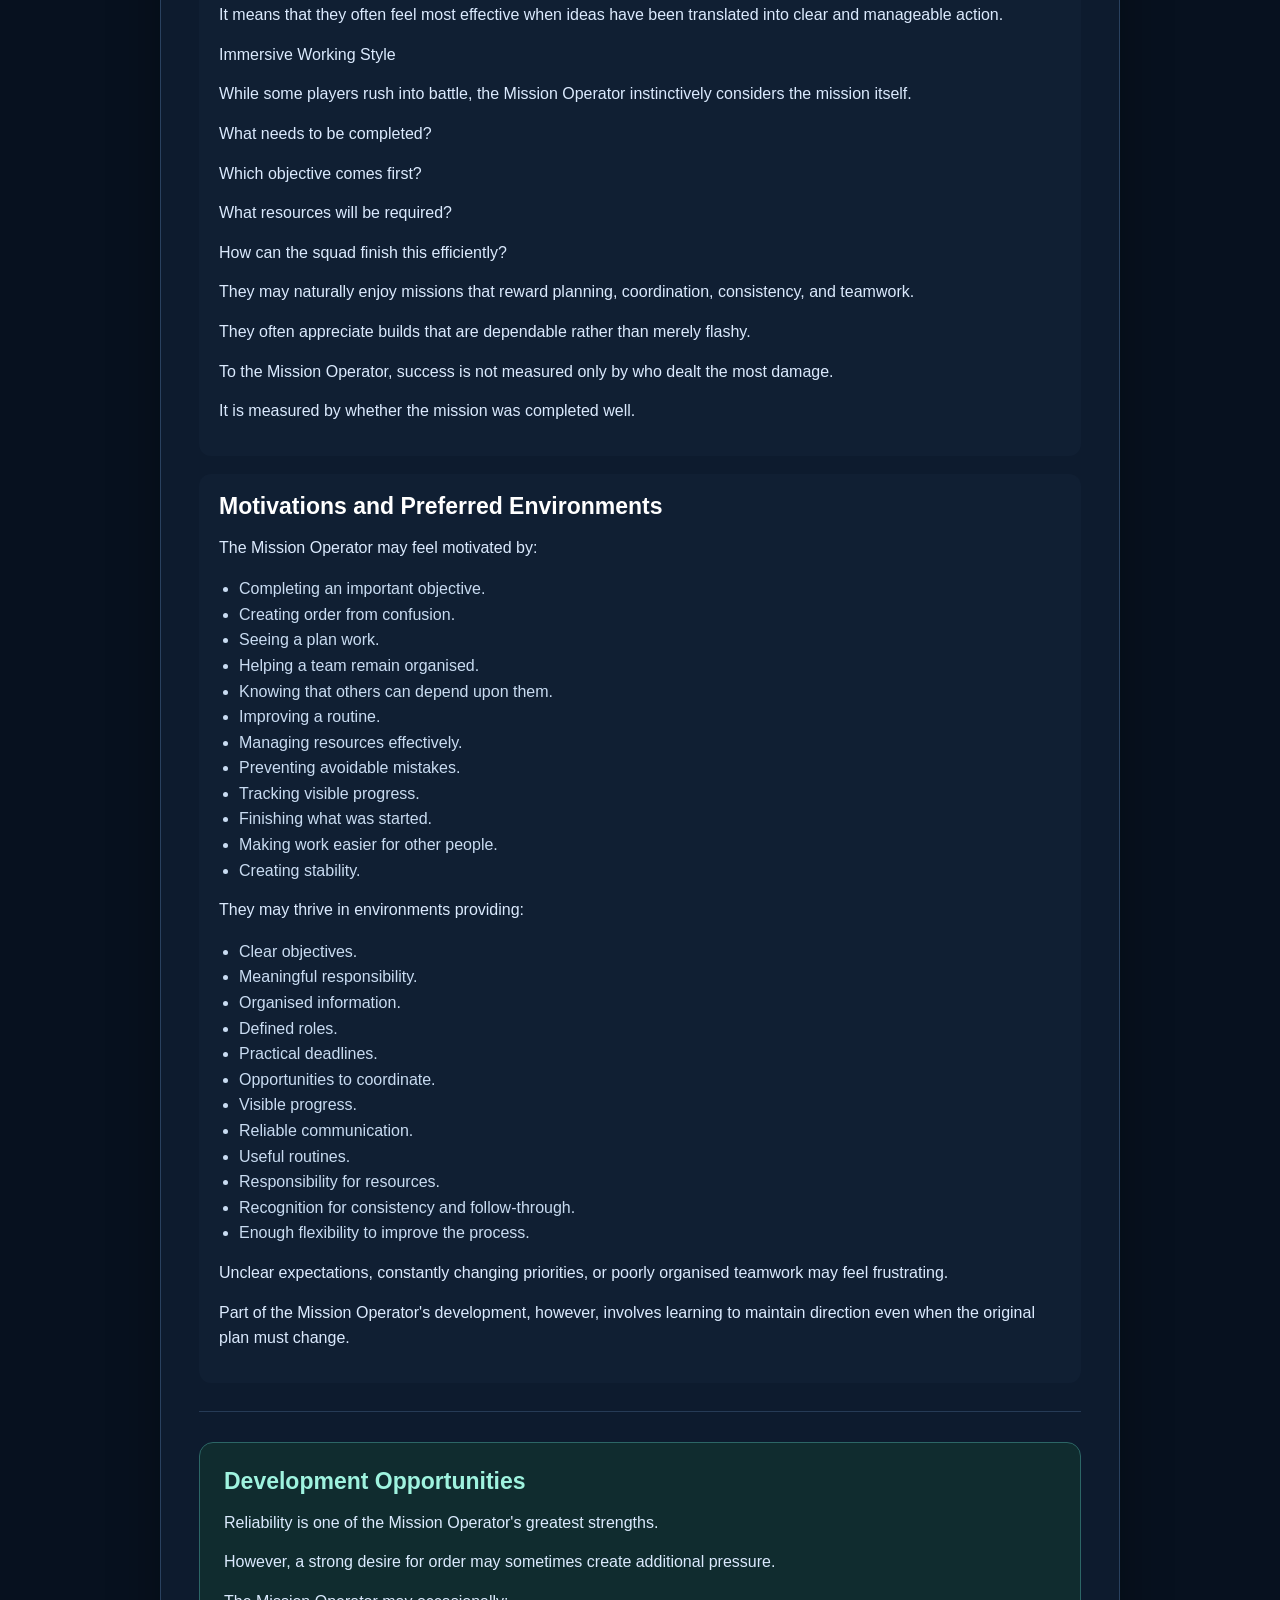
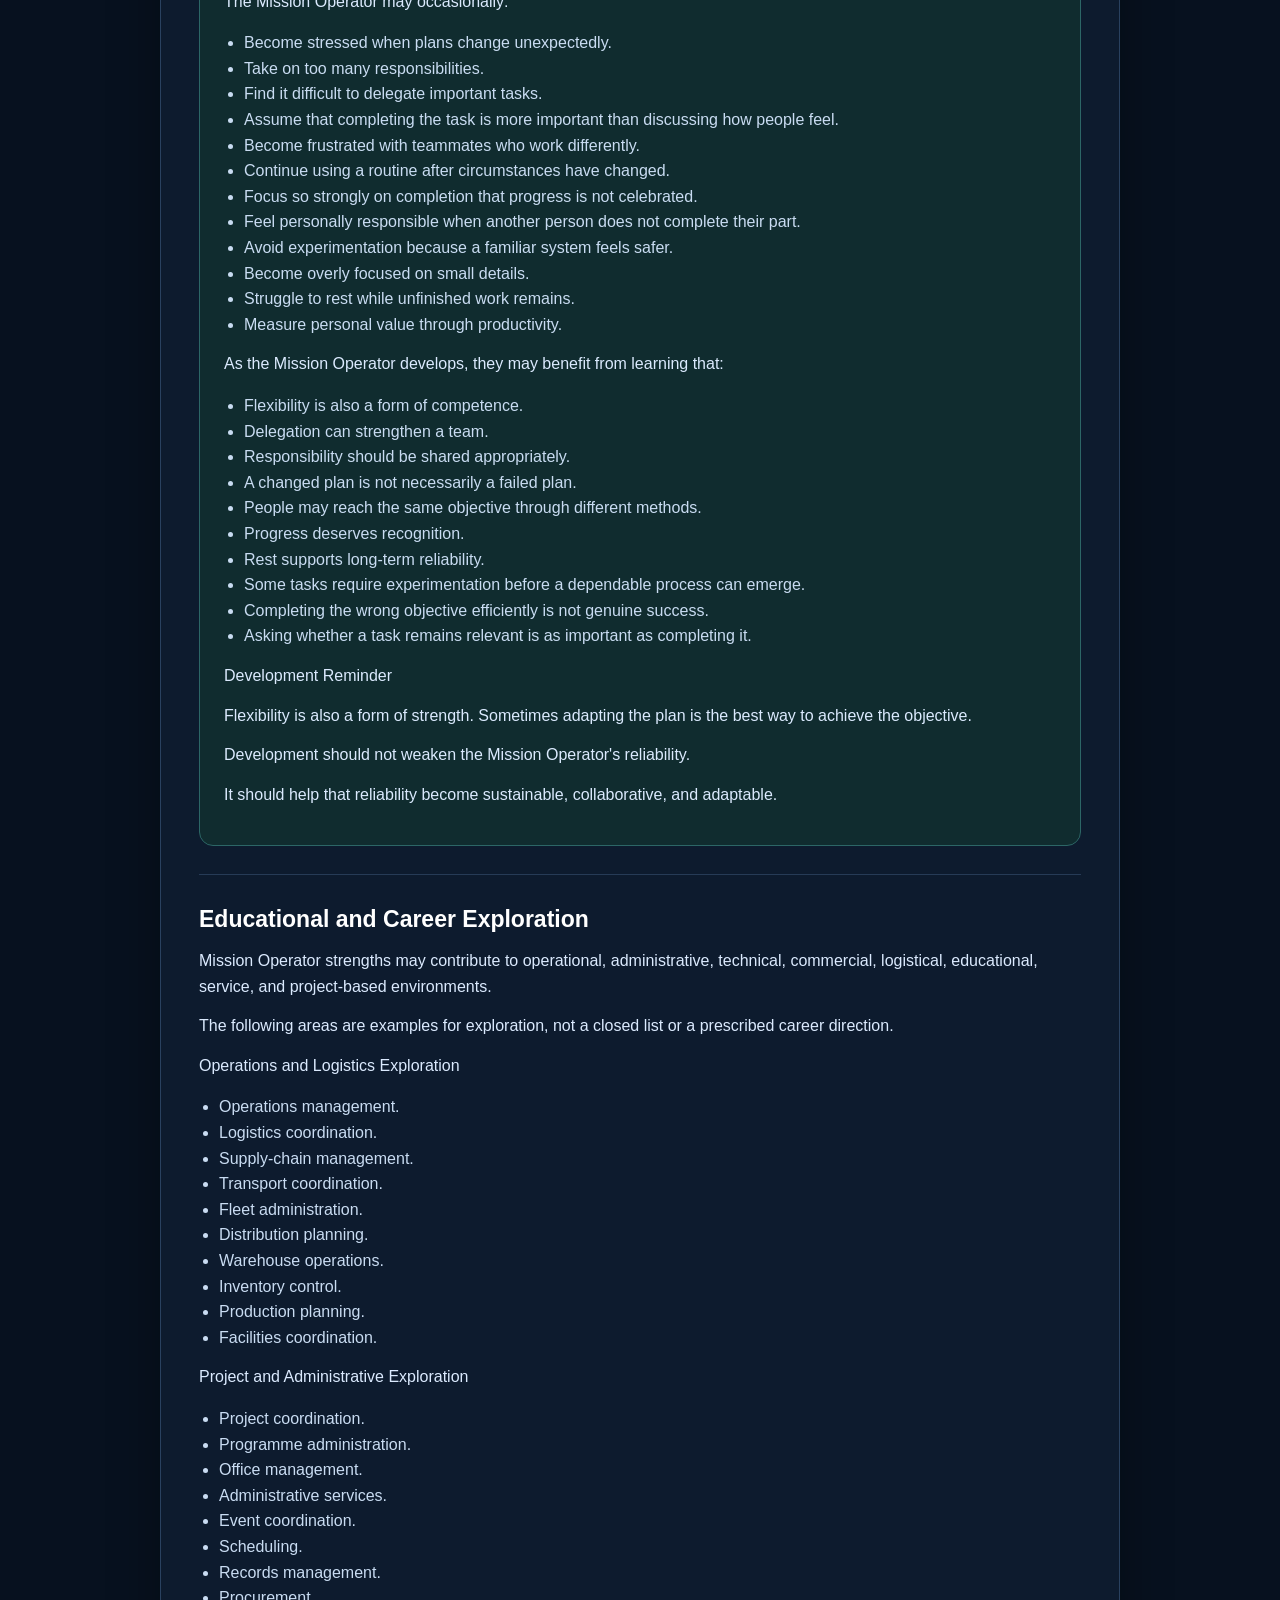
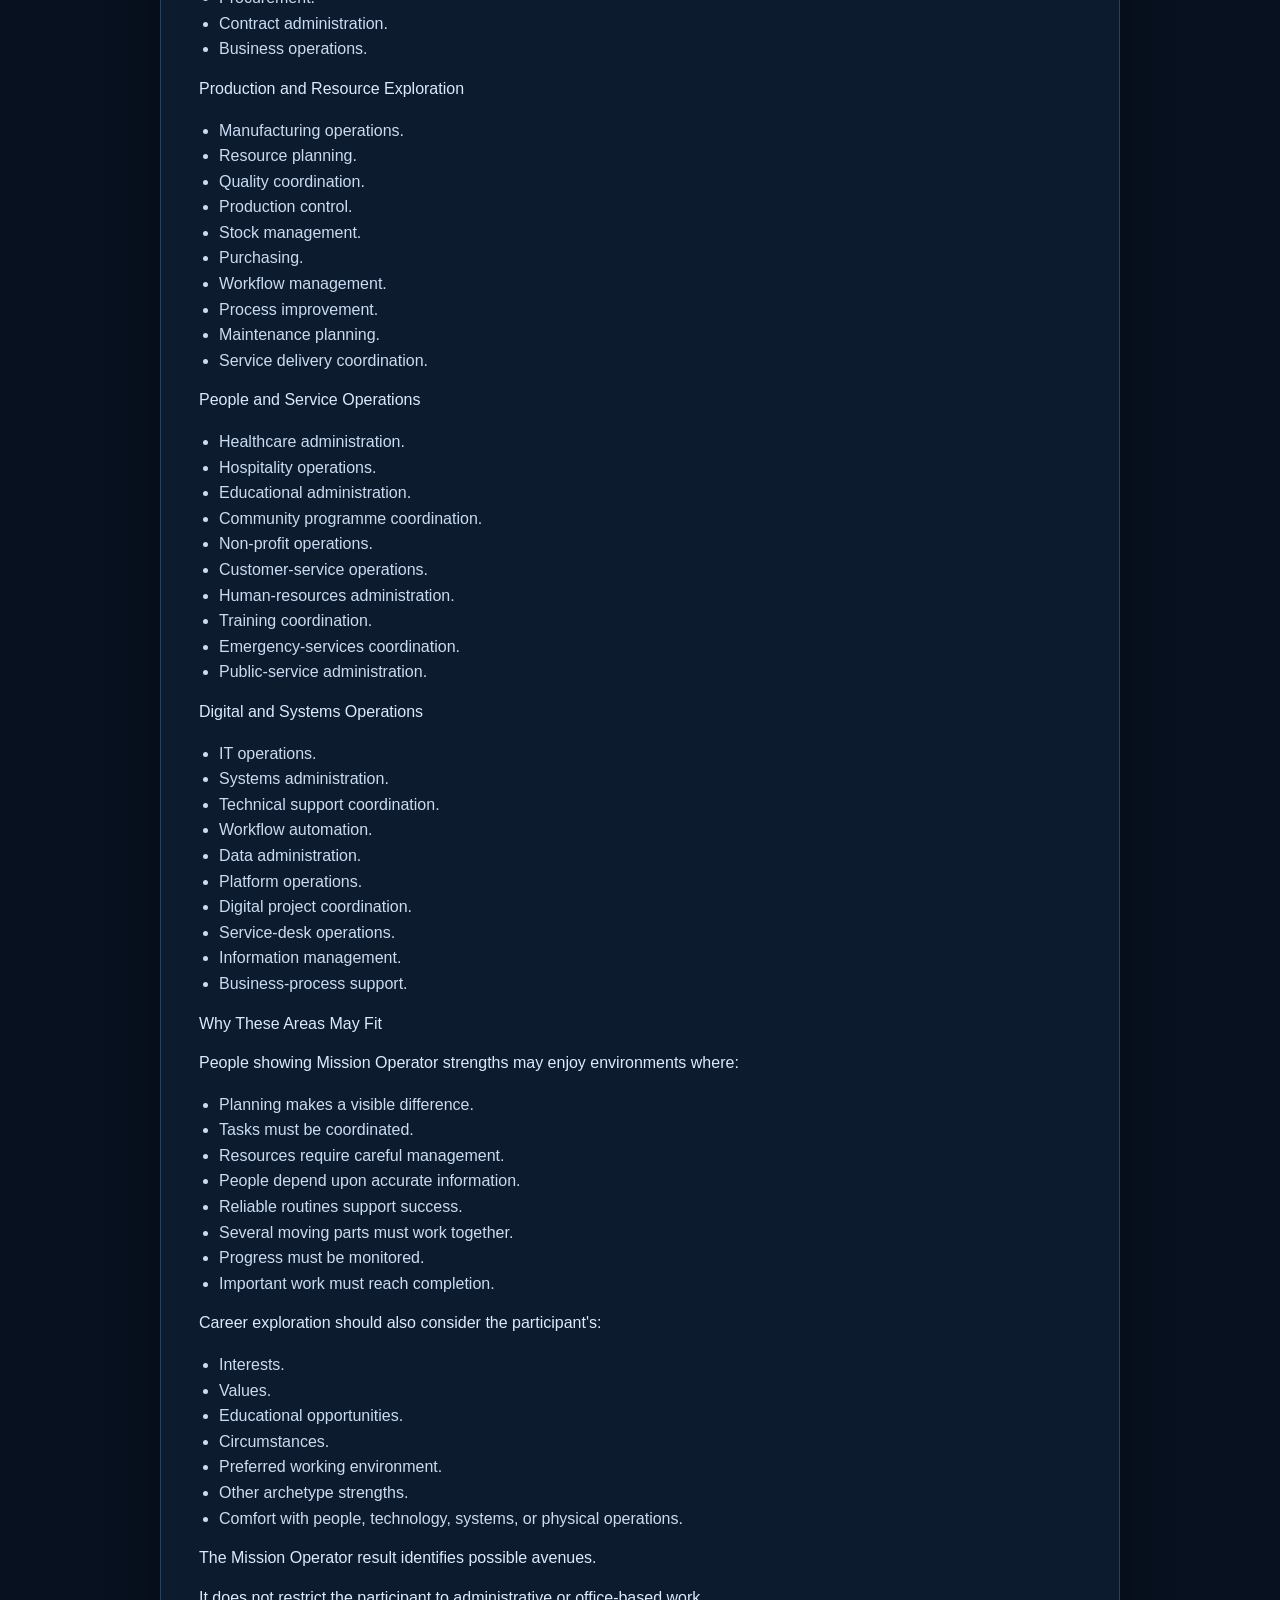
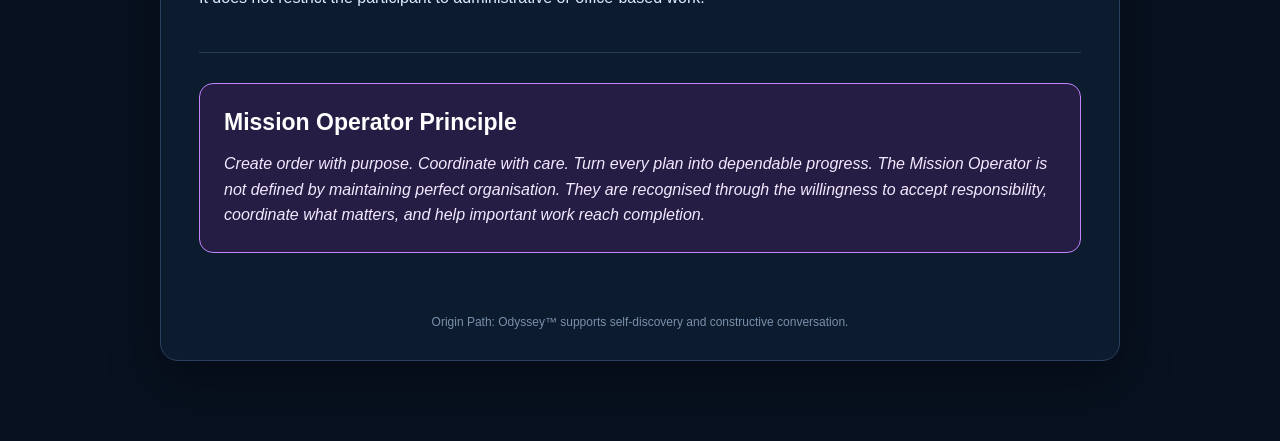
<file: archetypes/mission-operator/index.html>
<!DOCTYPE html>
<html lang="en">
<head>
    <meta charset="UTF-8">
    <meta name="viewport" content="width=device-width, initial-scale=1.0">
    <title>Origin Path: Odyssey™ — Mission Operator</title>
    <link rel="stylesheet" href="../../origin-path-theme.css">
    <style>
        /* Shared landing page backgrounds / globals */
        :root {
            --deep-space: #0b0d17;
            --origin-glow: #ff7e5f;
            --odyssey-glow: #00c6ff;
            --accent-purple: #7b2cbf;
            --accent-gold: #f4d35e;
        }
        body {
            background: var(--deep-space);
        }
        .background {
            position: fixed;
            inset: 0;
            z-index: -1;
            perspective: 1200px;
            overflow: hidden;
            background: var(--deep-space);
        }
        .stars {
            position: absolute;
            inset: 0;
            background-image:
                radial-gradient(2px 2px at 10% 20%, rgba(255,255,255,0.35), transparent),
                radial-gradient(1.5px 1.5px at 80% 10%, rgba(255,255,255,0.25), transparent),
                radial-gradient(1px 1px at 40% 80%, rgba(255,255,255,0.2), transparent),
                radial-gradient(2px 2px at 90% 60%, rgba(255,255,255,0.3), transparent),
                radial-gradient(1px 1px at 25% 55%, rgba(255,255,255,0.15), transparent);
            background-size: 100% 100%;
            opacity: 0.6;
            z-index: 0;
        }
        .orb {
            position: absolute;
            border-radius: 50%;
            filter: blur(60px);
            opacity: 0.7;
            animation: float 18s ease-in-out infinite;
            z-index: 1;
        }
        .orb-origin {
            width: 45vw;
            height: 45vw;
            max-width: 600px;
            max-height: 600px;
            background: radial-gradient(circle at 30% 30%, var(--origin-glow), var(--accent-purple));
            top: 10%;
            left: -5%;
            animation-delay: 0s;
        }
        .orb-odyssey {
            width: 50vw;
            height: 50vw;
            max-width: 700px;
            max-height: 700px;
            background: radial-gradient(circle at 70% 70%, var(--odyssey-glow), var(--accent-purple));
            bottom: 5%;
            right: -10%;
            animation-delay: -9s;
        }
        .orb-gold {
            width: 25vw;
            height: 25vw;
            max-width: 320px;
            max-height: 320px;
            background: radial-gradient(circle, var(--accent-gold), transparent 70%);
            top: 40%;
            left: 40%;
            opacity: 0.35;
            animation-delay: -4s;
            animation-duration: 22s;
        }
        @keyframes float {
            0%, 100% { transform: translateY(0) scale(1); }
            50% { transform: translateY(-30px) scale(1.05); }
        }
        .opo-shell {
            position: relative;
            z-index: 10;
            margin-top: 40px;
            margin-bottom: 40px;
        }
    </style>
</head>
<body class="opo-theme">
    <div class="background" aria-hidden="true">
        <div class="stars"></div>
        <div class="orb orb-origin"></div>
        <div class="orb orb-odyssey"></div>
        <div class="orb orb-gold"></div>
    </div>
    <main class="opo-page">
        <section class="opo-shell">
            <header class="opo-hero opo-hero--participant">
                <div class="opo-hero-header">
                    <img src="../../favicon.svg" alt="Origin Path Logo" class="opo-logo">
                    <div>
                        <p class="opo-eyebrow">Origin Path: Odyssey™</p>
                        <h1 class="opo-title">Mission Operator</h1>
                        <p class="opo-copy opo-copy--supporting" style="margin-top: 14px; margin-bottom: 0;">Core Question: <em>What needs to happen, in what order, and how can it be completed reliably?</em></p>
                    </div>
                </div>
            </header>
            
            <div class="opo-content">
                <section class="opo-section">
                    <h2 class="opo-heading">Archetype Identity and Foundation</h2>
                    <p class="opo-copy">The Mission Operator represents organisation, responsibility, coordination, consistency, efficiency, and dependable follow-through.</p>
<p class="opo-copy">Some people naturally generate ideas.</p>
<p class="opo-copy">Others investigate possibilities, construct solutions, support people, or provide direction.</p>
<p class="opo-copy">The Mission Operator helps ensure that the necessary work is organised and completed.</p>
<p class="opo-copy">Participants showing Mission Operator strengths may naturally notice:</p>
<ul style="color: var(--opo-copy); margin-bottom: 14px; padding-left: 20px;">
  <li>What still needs to be done.</li>
  <li>Which task should happen first.</li>
  <li>Where resources are required.</li>
  <li>Which details may have been forgotten.</li>
  <li>Whether a process is working properly.</li>
  <li>How responsibilities fit together.</li>
  <li>What could prevent the objective from being completed.</li>
  <li>How progress can be maintained.</li>
</ul>
<p class="opo-copy">The Mission Operator does not need to be the loudest person or the official leader.</p>
<p class="opo-copy">Their value often appears through the quiet reliability that keeps everything moving.</p>

                </section>

                <section class="opo-section">
                    <h2 class="opo-heading">Core Purpose</h2>
                    <p class="opo-copy">The Mission Operator turns plans, responsibilities, and available resources into dependable progress.</p>
<p class="opo-copy">Their contribution may appear through:</p>
<ul style="color: var(--opo-copy); margin-bottom: 14px; padding-left: 20px;">
  <li>Organising tasks.</li>
  <li>Coordinating schedules.</li>
  <li>Managing resources.</li>
  <li>Monitoring progress.</li>
  <li>Maintaining routines.</li>
  <li>Recording important information.</li>
  <li>Preparing materials.</li>
  <li>Supporting team execution.</li>
  <li>Identifying incomplete work.</li>
  <li>Improving practical workflows.</li>
  <li>Following through on commitments.</li>
  <li>Keeping people focused on the objective.</li>
</ul>
<p class="opo-copy">The Mission Operator understands that great achievements rarely depend upon one brilliant moment alone.</p>
<p class="opo-copy">They often depend upon many smaller actions being completed consistently and well.</p>

                </section>

                <section class="opo-section opo-callout opo-callout--participant">
                    <h2 class="opo-heading">Archetype Contribution</h2>
                    <p class="opo-copy">The Mission Operator turns intention into dependable action.</p>

                </section>

                <section class="opo-section">
                    <h2 class="opo-heading">Defining Strengths</h2>
                    <p class="opo-copy">Mission Operator strengths may include:</p>
<ul style="color: var(--opo-copy); margin-bottom: 14px; padding-left: 20px;">
  <li>Organisation.</li>
  <li>Reliability.</li>
  <li>Responsibility.</li>
  <li>Planning.</li>
  <li>Follow-through.</li>
  <li>Time awareness.</li>
  <li>Resource management.</li>
  <li>Consistency.</li>
  <li>Practical execution.</li>
  <li>Attention to detail.</li>
  <li>Team coordination.</li>
  <li>Efficiency.</li>
  <li>Calmness under pressure.</li>
  <li>Process awareness.</li>
  <li>Maintaining progress.</li>
  <li>Completing important tasks.</li>
</ul>
<p class="opo-copy">These strengths may appear in ordinary situations before they appear in formal leadership or professional roles.</p>
<p class="opo-copy">A participant may demonstrate Mission Operator strengths by:</p>
<ul style="color: var(--opo-copy); margin-bottom: 14px; padding-left: 20px;">
  <li>Keeping track of group responsibilities.</li>
  <li>Remembering deadlines.</li>
  <li>Organising school or work materials.</li>
  <li>Preparing equipment before an activity.</li>
  <li>Creating routines.</li>
  <li>Managing resources in a game.</li>
  <li>Helping a team remain focused.</li>
  <li>Following a process carefully.</li>
  <li>Noticing when an important task has been overlooked.</li>
  <li>Making sure that a plan reaches completion.</li>
</ul>

                </section>

                <section class="opo-section">
                    <article class="opo-detail">
                        <h2 class="opo-heading">Natural Working Style</h2>
                        <p class="opo-copy">The Mission Operator often:</p>
<ul style="color: var(--opo-copy); margin-bottom: 14px; padding-left: 20px;">
  <li>Enjoys creating structure and routines.</li>
  <li>Prefers clear goals.</li>
  <li>Takes satisfaction in completing tasks thoroughly.</li>
  <li>Notices details others may overlook.</li>
  <li>Thinks about sequence and timing.</li>
  <li>Appreciates dependable systems.</li>
  <li>Keeps track of responsibilities.</li>
  <li>Values preparation.</li>
  <li>Manages resources carefully.</li>
  <li>Remains aware of the wider objective.</li>
  <li>Supports teamwork through organisation.</li>
  <li>Feels responsible for following through.</li>
  <li>Looks for practical ways to improve efficiency.</li>
  <li>Gains confidence from seeing a plan completed successfully.</li>
</ul>
<p class="opo-copy">Mission Operators may prefer knowing what is expected, what resources are available, and how progress will be measured.</p>
<p class="opo-copy">This does not mean that they are incapable of creativity or flexibility.</p>
<p class="opo-copy">It means that they often feel most effective when ideas have been translated into clear and manageable action.</p>
<p class="opo-copy">Immersive Working Style</p>
<p class="opo-copy">While some players rush into battle, the Mission Operator instinctively considers the mission itself.</p>
<p class="opo-copy">What needs to be completed?</p>
<p class="opo-copy">Which objective comes first?</p>
<p class="opo-copy">What resources will be required?</p>
<p class="opo-copy">How can the squad finish this efficiently?</p>
<p class="opo-copy">They may naturally enjoy missions that reward planning, coordination, consistency, and teamwork.</p>
<p class="opo-copy">They often appreciate builds that are dependable rather than merely flashy.</p>
<p class="opo-copy">To the Mission Operator, success is not measured only by who dealt the most damage.</p>
<p class="opo-copy">It is measured by whether the mission was completed well.</p>

                    </article>
                    <article class="opo-detail" style="margin-top: 18px;">
                        <h2 class="opo-heading">Motivations and Preferred Environments</h2>
                        <p class="opo-copy">The Mission Operator may feel motivated by:</p>
<ul style="color: var(--opo-copy); margin-bottom: 14px; padding-left: 20px;">
  <li>Completing an important objective.</li>
  <li>Creating order from confusion.</li>
  <li>Seeing a plan work.</li>
  <li>Helping a team remain organised.</li>
  <li>Knowing that others can depend upon them.</li>
  <li>Improving a routine.</li>
  <li>Managing resources effectively.</li>
  <li>Preventing avoidable mistakes.</li>
  <li>Tracking visible progress.</li>
  <li>Finishing what was started.</li>
  <li>Making work easier for other people.</li>
  <li>Creating stability.</li>
</ul>
<p class="opo-copy">They may thrive in environments providing:</p>
<ul style="color: var(--opo-copy); margin-bottom: 14px; padding-left: 20px;">
  <li>Clear objectives.</li>
  <li>Meaningful responsibility.</li>
  <li>Organised information.</li>
  <li>Defined roles.</li>
  <li>Practical deadlines.</li>
  <li>Opportunities to coordinate.</li>
  <li>Visible progress.</li>
  <li>Reliable communication.</li>
  <li>Useful routines.</li>
  <li>Responsibility for resources.</li>
  <li>Recognition for consistency and follow-through.</li>
  <li>Enough flexibility to improve the process.</li>
</ul>
<p class="opo-copy">Unclear expectations, constantly changing priorities, or poorly organised teamwork may feel frustrating.</p>
<p class="opo-copy">Part of the Mission Operator&#39;s development, however, involves learning to maintain direction even when the original plan must change.</p>

                    </article>
                </section>

                <section class="opo-section">
                    <div class="opo-panel opo-panel--guidance">
                        <h2 class="opo-heading">Development Opportunities</h2>
                        <p class="opo-copy">Reliability is one of the Mission Operator&#39;s greatest strengths.</p>
<p class="opo-copy">However, a strong desire for order may sometimes create additional pressure.</p>
<p class="opo-copy">The Mission Operator may occasionally:</p>
<ul style="color: var(--opo-copy); margin-bottom: 14px; padding-left: 20px;">
  <li>Become stressed when plans change unexpectedly.</li>
  <li>Take on too many responsibilities.</li>
  <li>Find it difficult to delegate important tasks.</li>
  <li>Assume that completing the task is more important than discussing how people feel.</li>
  <li>Become frustrated with teammates who work differently.</li>
  <li>Continue using a routine after circumstances have changed.</li>
  <li>Focus so strongly on completion that progress is not celebrated.</li>
  <li>Feel personally responsible when another person does not complete their part.</li>
  <li>Avoid experimentation because a familiar system feels safer.</li>
  <li>Become overly focused on small details.</li>
  <li>Struggle to rest while unfinished work remains.</li>
  <li>Measure personal value through productivity.</li>
</ul>
<p class="opo-copy">As the Mission Operator develops, they may benefit from learning that:</p>
<ul style="color: var(--opo-copy); margin-bottom: 14px; padding-left: 20px;">
  <li>Flexibility is also a form of competence.</li>
  <li>Delegation can strengthen a team.</li>
  <li>Responsibility should be shared appropriately.</li>
  <li>A changed plan is not necessarily a failed plan.</li>
  <li>People may reach the same objective through different methods.</li>
  <li>Progress deserves recognition.</li>
  <li>Rest supports long-term reliability.</li>
  <li>Some tasks require experimentation before a dependable process can emerge.</li>
  <li>Completing the wrong objective efficiently is not genuine success.</li>
  <li>Asking whether a task remains relevant is as important as completing it.</li>
</ul>
<p class="opo-copy">Development Reminder</p>
<p class="opo-copy">Flexibility is also a form of strength. Sometimes adapting the plan is the best way to achieve the objective.</p>
<p class="opo-copy">Development should not weaken the Mission Operator&#39;s reliability.</p>
<p class="opo-copy">It should help that reliability become sustainable, collaborative, and adaptable.</p>

                    </div>
                </section>

                <section class="opo-section">
                    <h2 class="opo-heading">Educational and Career Exploration</h2>
                    <p class="opo-copy">Mission Operator strengths may contribute to operational, administrative, technical, commercial, logistical, educational, service, and project-based environments.</p>
<p class="opo-copy">The following areas are examples for exploration, not a closed list or a prescribed career direction.</p>
<p class="opo-copy">Operations and Logistics Exploration</p>
<ul style="color: var(--opo-copy); margin-bottom: 14px; padding-left: 20px;">
  <li>Operations management.</li>
  <li>Logistics coordination.</li>
  <li>Supply-chain management.</li>
  <li>Transport coordination.</li>
  <li>Fleet administration.</li>
  <li>Distribution planning.</li>
  <li>Warehouse operations.</li>
  <li>Inventory control.</li>
  <li>Production planning.</li>
  <li>Facilities coordination.</li>
</ul>
<p class="opo-copy">Project and Administrative Exploration</p>
<ul style="color: var(--opo-copy); margin-bottom: 14px; padding-left: 20px;">
  <li>Project coordination.</li>
  <li>Programme administration.</li>
  <li>Office management.</li>
  <li>Administrative services.</li>
  <li>Event coordination.</li>
  <li>Scheduling.</li>
  <li>Records management.</li>
  <li>Procurement.</li>
  <li>Contract administration.</li>
  <li>Business operations.</li>
</ul>
<p class="opo-copy">Production and Resource Exploration</p>
<ul style="color: var(--opo-copy); margin-bottom: 14px; padding-left: 20px;">
  <li>Manufacturing operations.</li>
  <li>Resource planning.</li>
  <li>Quality coordination.</li>
  <li>Production control.</li>
  <li>Stock management.</li>
  <li>Purchasing.</li>
  <li>Workflow management.</li>
  <li>Process improvement.</li>
  <li>Maintenance planning.</li>
  <li>Service delivery coordination.</li>
</ul>
<p class="opo-copy">People and Service Operations</p>
<ul style="color: var(--opo-copy); margin-bottom: 14px; padding-left: 20px;">
  <li>Healthcare administration.</li>
  <li>Hospitality operations.</li>
  <li>Educational administration.</li>
  <li>Community programme coordination.</li>
  <li>Non-profit operations.</li>
  <li>Customer-service operations.</li>
  <li>Human-resources administration.</li>
  <li>Training coordination.</li>
  <li>Emergency-services coordination.</li>
  <li>Public-service administration.</li>
</ul>
<p class="opo-copy">Digital and Systems Operations</p>
<ul style="color: var(--opo-copy); margin-bottom: 14px; padding-left: 20px;">
  <li>IT operations.</li>
  <li>Systems administration.</li>
  <li>Technical support coordination.</li>
  <li>Workflow automation.</li>
  <li>Data administration.</li>
  <li>Platform operations.</li>
  <li>Digital project coordination.</li>
  <li>Service-desk operations.</li>
  <li>Information management.</li>
  <li>Business-process support.</li>
</ul>
<p class="opo-copy">Why These Areas May Fit</p>
<p class="opo-copy">People showing Mission Operator strengths may enjoy environments where:</p>
<ul style="color: var(--opo-copy); margin-bottom: 14px; padding-left: 20px;">
  <li>Planning makes a visible difference.</li>
  <li>Tasks must be coordinated.</li>
  <li>Resources require careful management.</li>
  <li>People depend upon accurate information.</li>
  <li>Reliable routines support success.</li>
  <li>Several moving parts must work together.</li>
  <li>Progress must be monitored.</li>
  <li>Important work must reach completion.</li>
</ul>
<p class="opo-copy">Career exploration should also consider the participant&#39;s:</p>
<ul style="color: var(--opo-copy); margin-bottom: 14px; padding-left: 20px;">
  <li>Interests.</li>
  <li>Values.</li>
  <li>Educational opportunities.</li>
  <li>Circumstances.</li>
  <li>Preferred working environment.</li>
  <li>Other archetype strengths.</li>
  <li>Comfort with people, technology, systems, or physical operations.</li>
</ul>
<p class="opo-copy">The Mission Operator result identifies possible avenues.</p>
<p class="opo-copy">It does not restrict the participant to administrative or office-based work.</p>

                </section>
                
                <section class="opo-panel opo-panel--reflection">
                    <h2 class="opo-heading">Mission Operator Principle</h2>
                    <p style="font-style: italic; margin-bottom: 0;" class="opo-copy">Create order with purpose. Coordinate with care. Turn every plan into dependable progress.
The Mission Operator is not defined by maintaining perfect organisation.
They are recognised through the willingness to accept responsibility, coordinate what matters, and help important work reach completion.</p>
                </section>
            </div>

            <footer class="opo-footer">
                Origin Path: Odyssey™ supports self-discovery and constructive conversation.
            </footer>
        </section>
    </main>
</body>
</html>
</file>
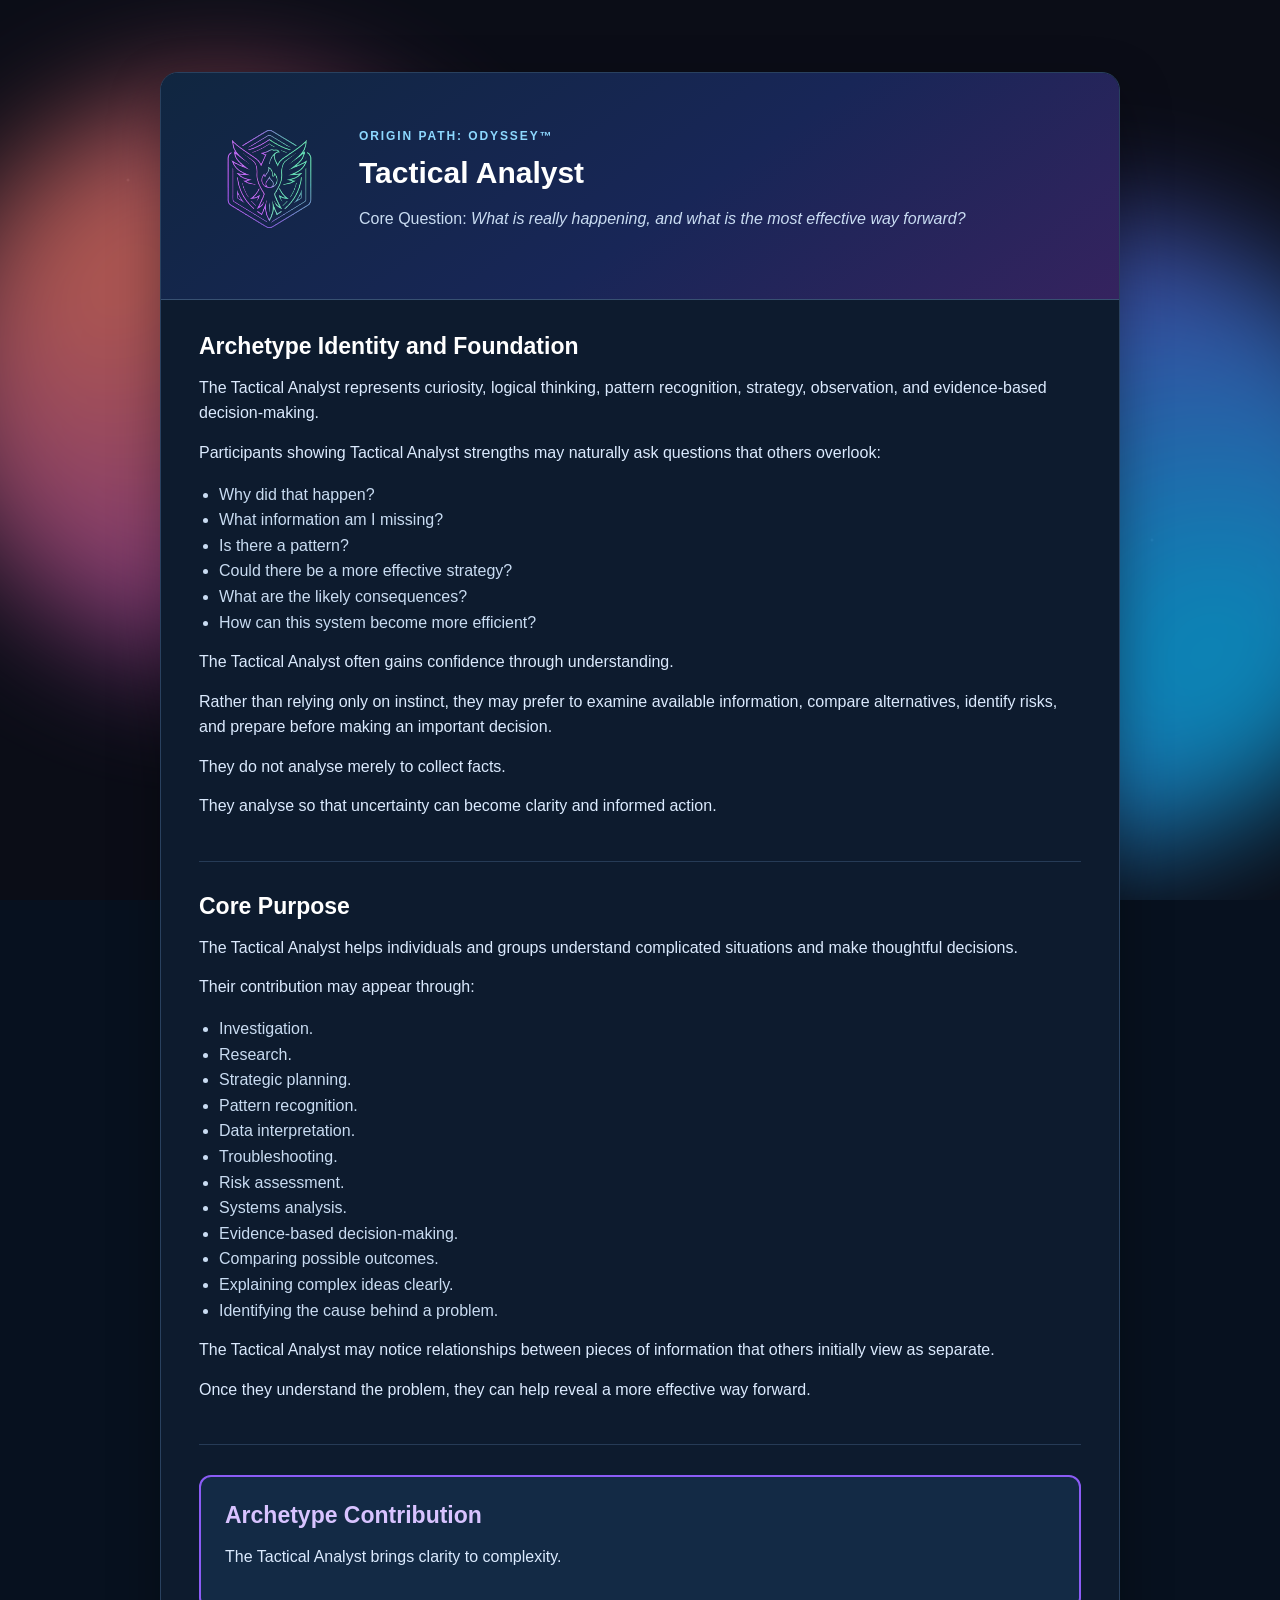
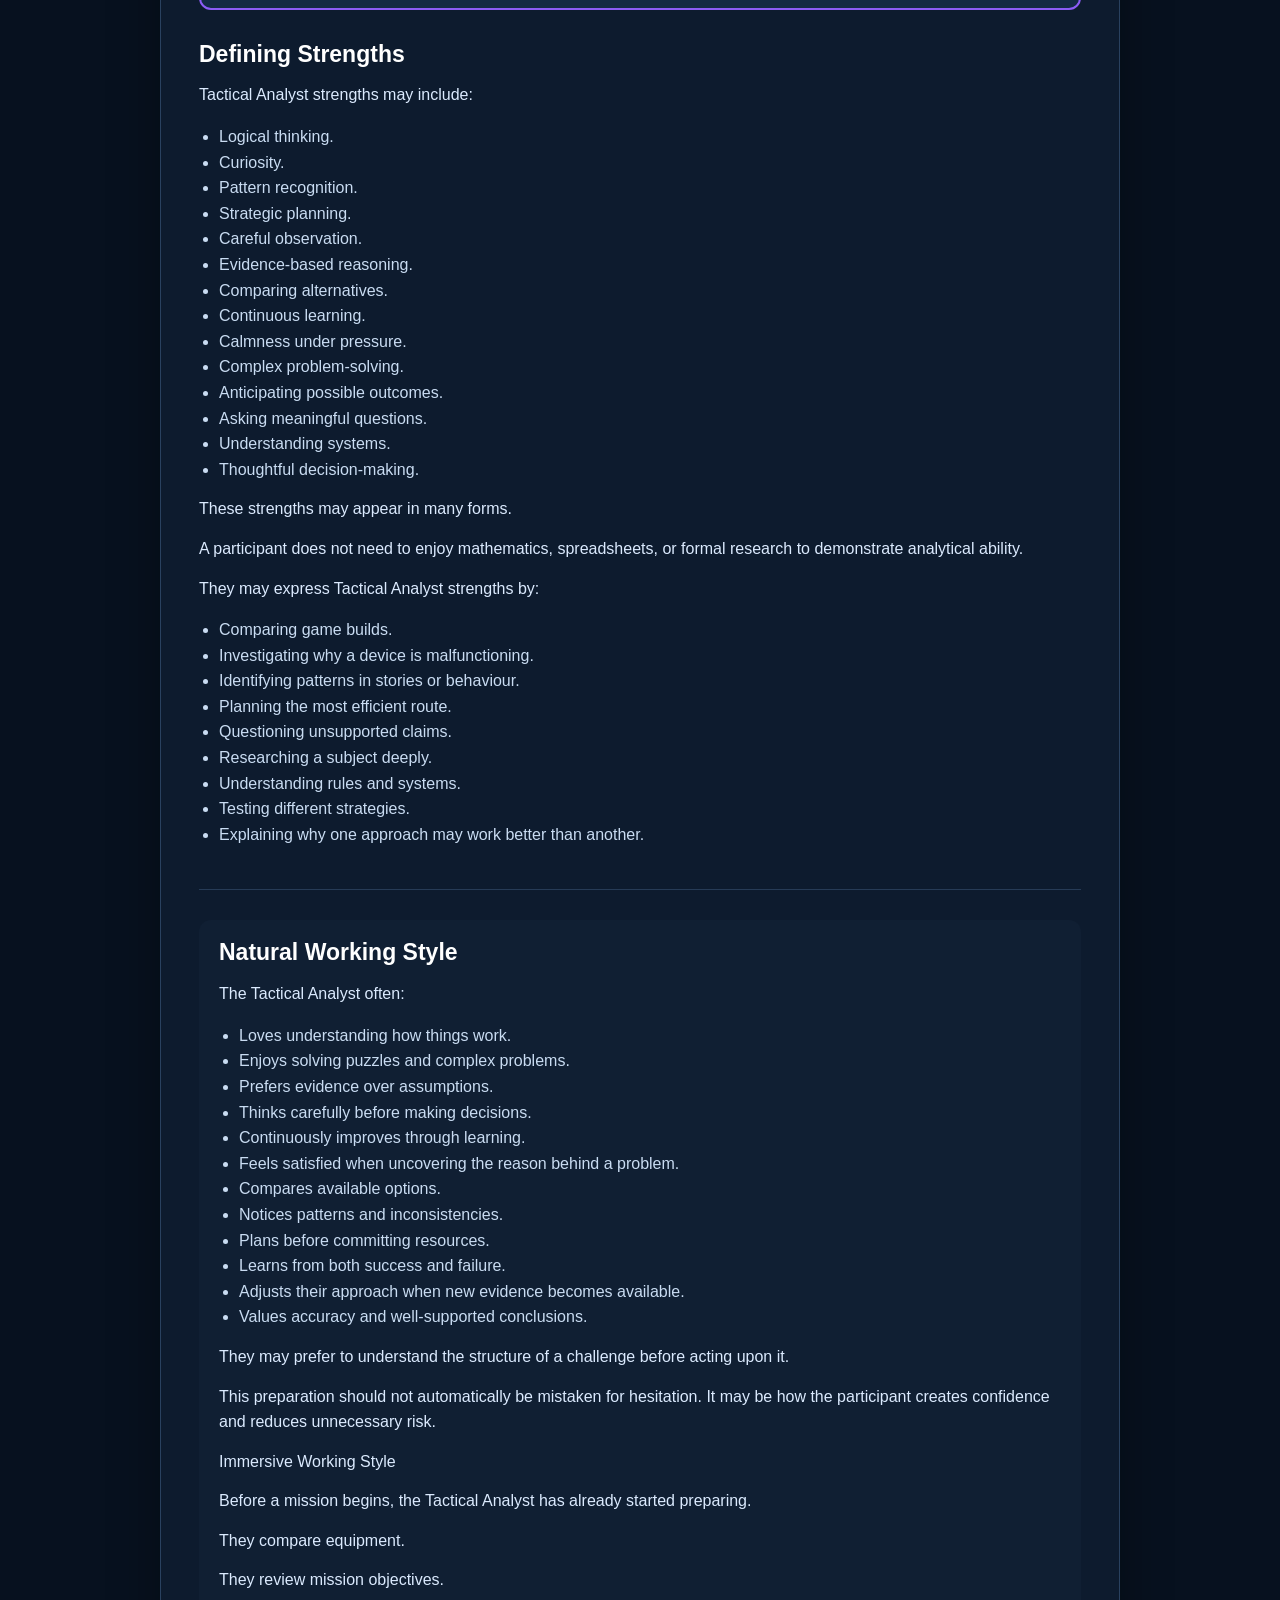
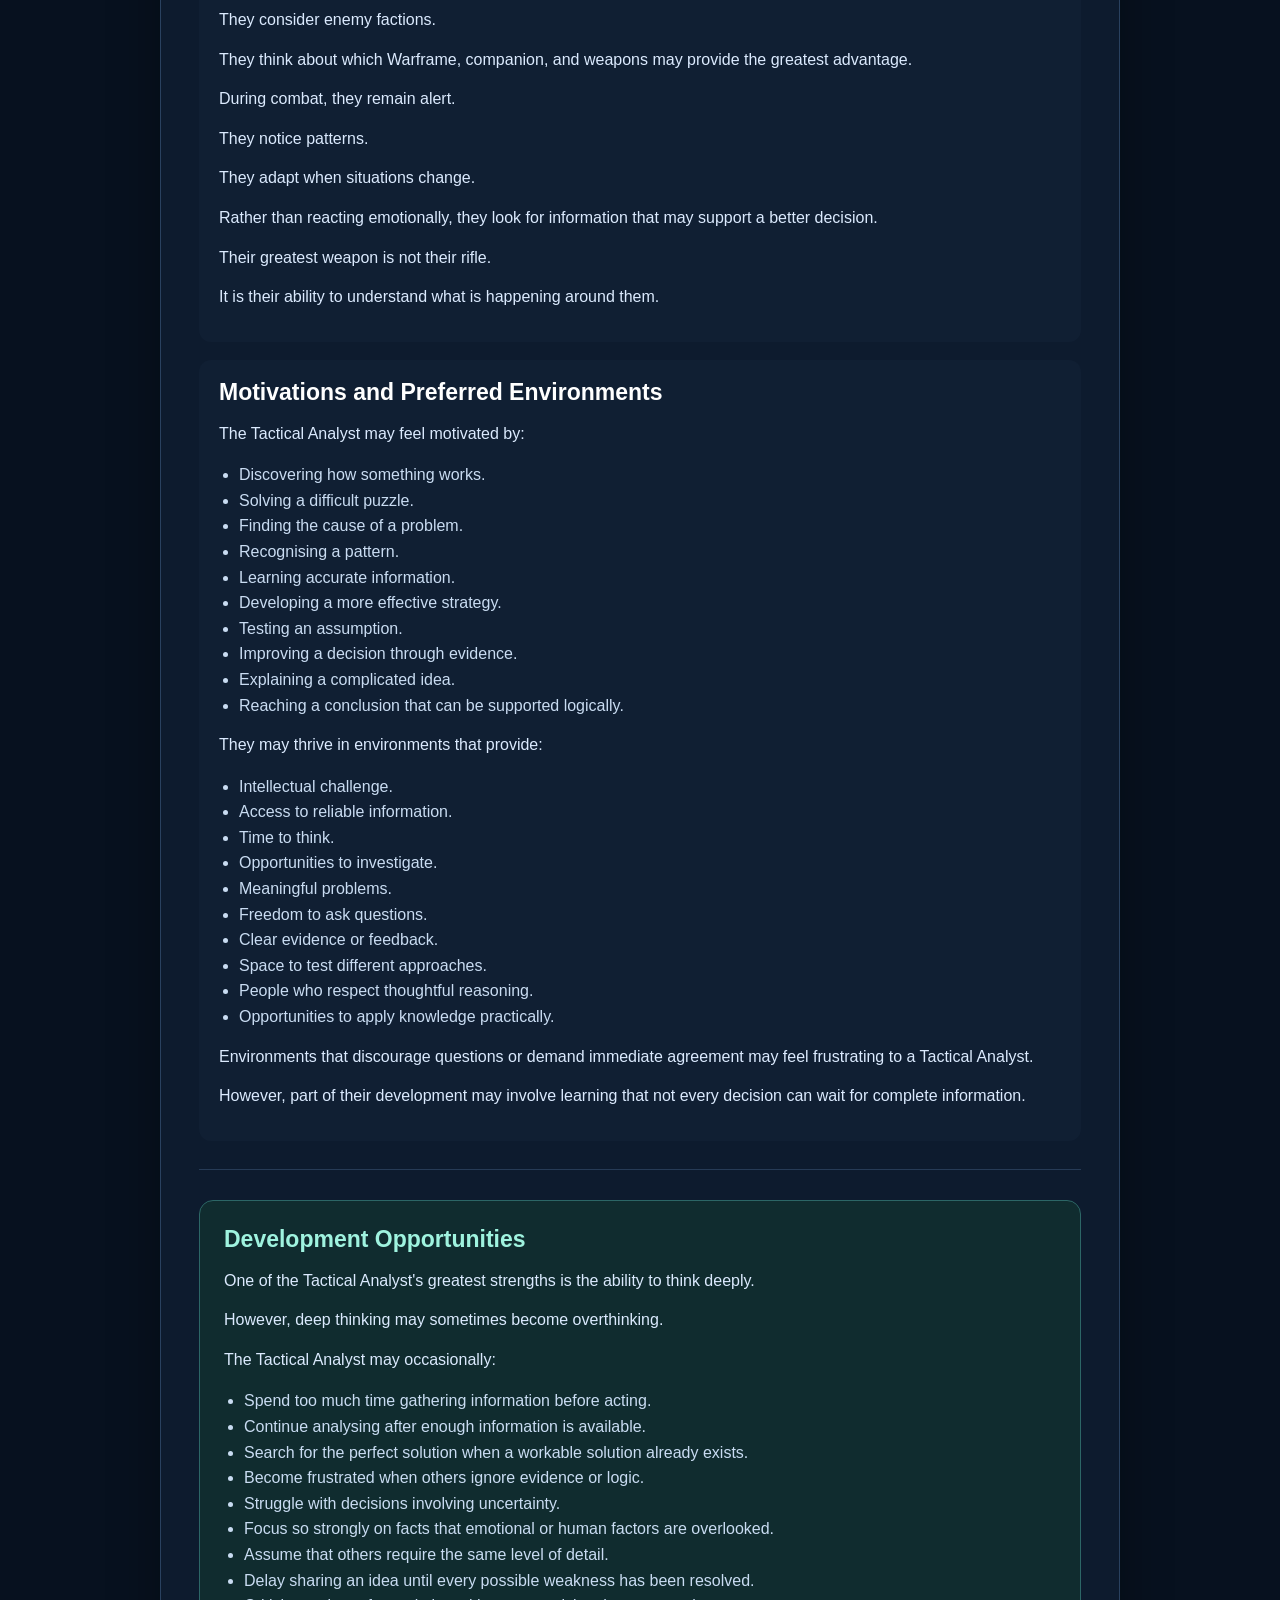
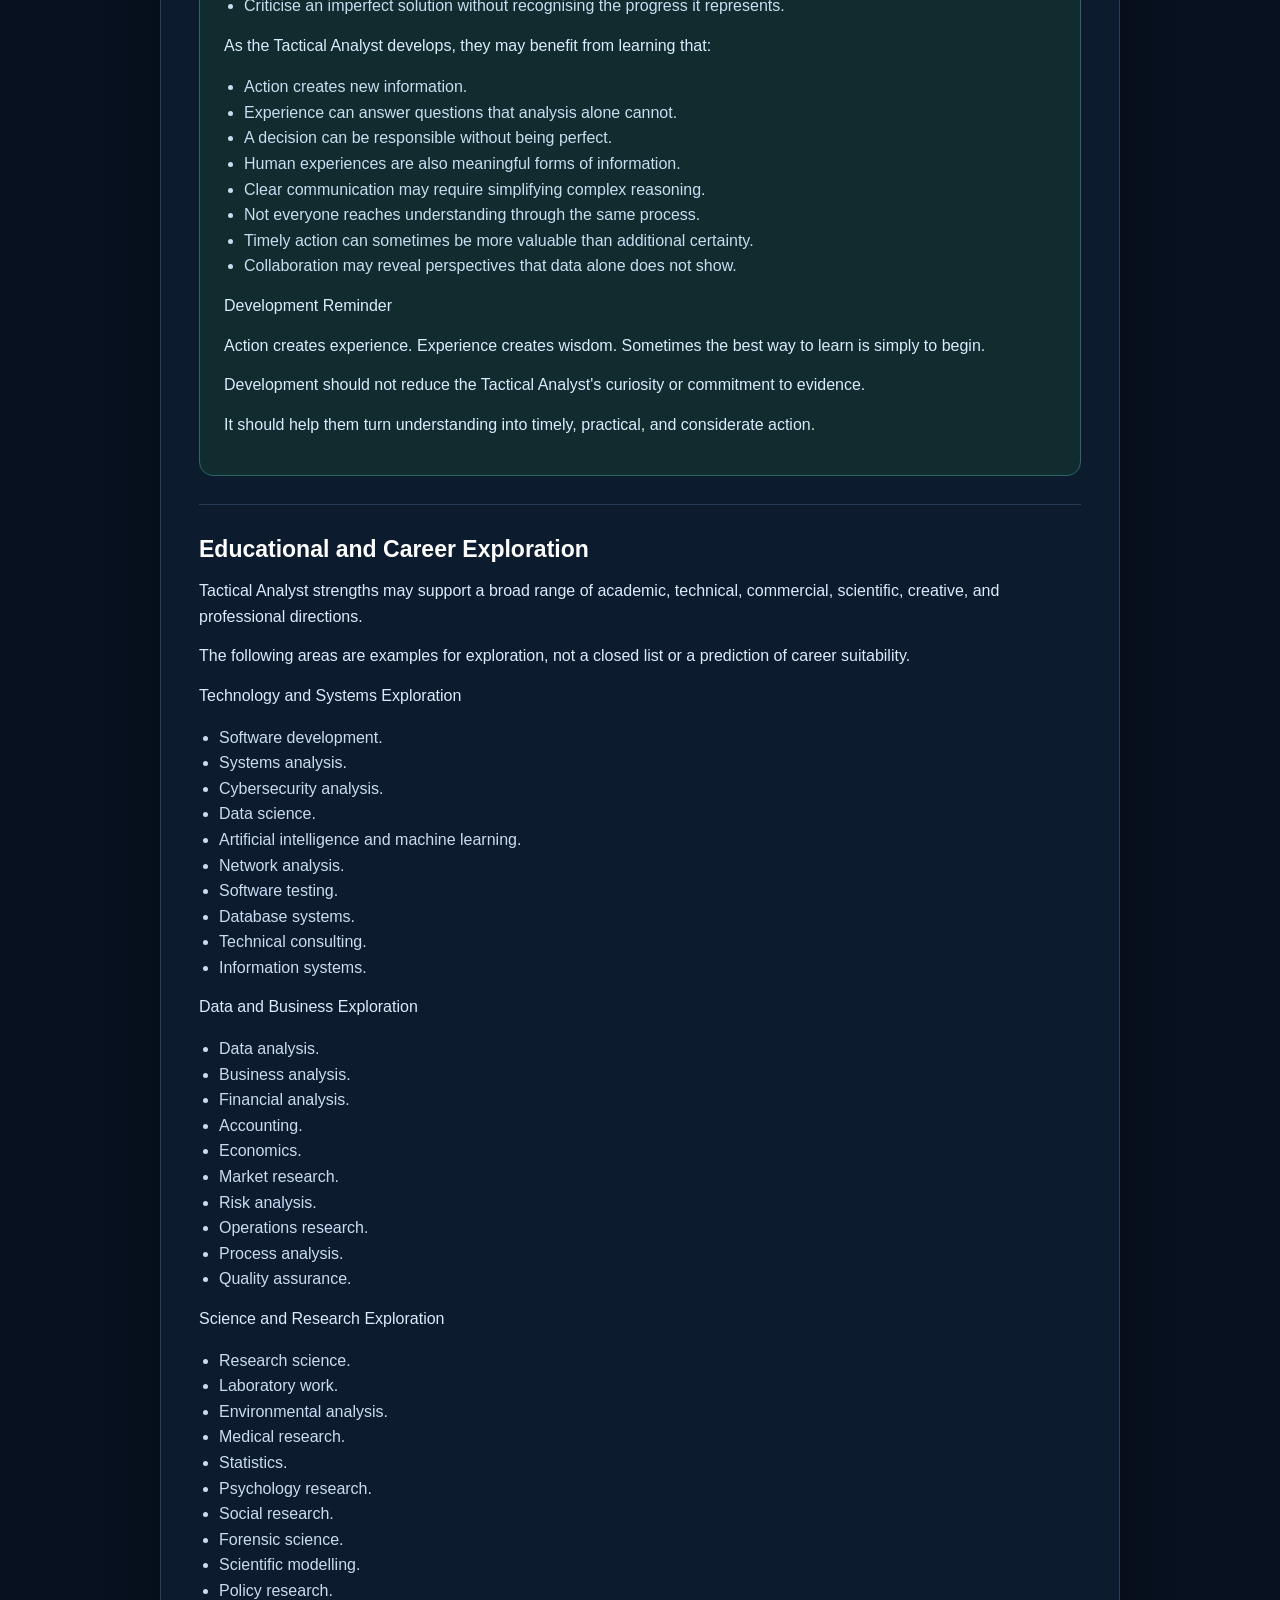
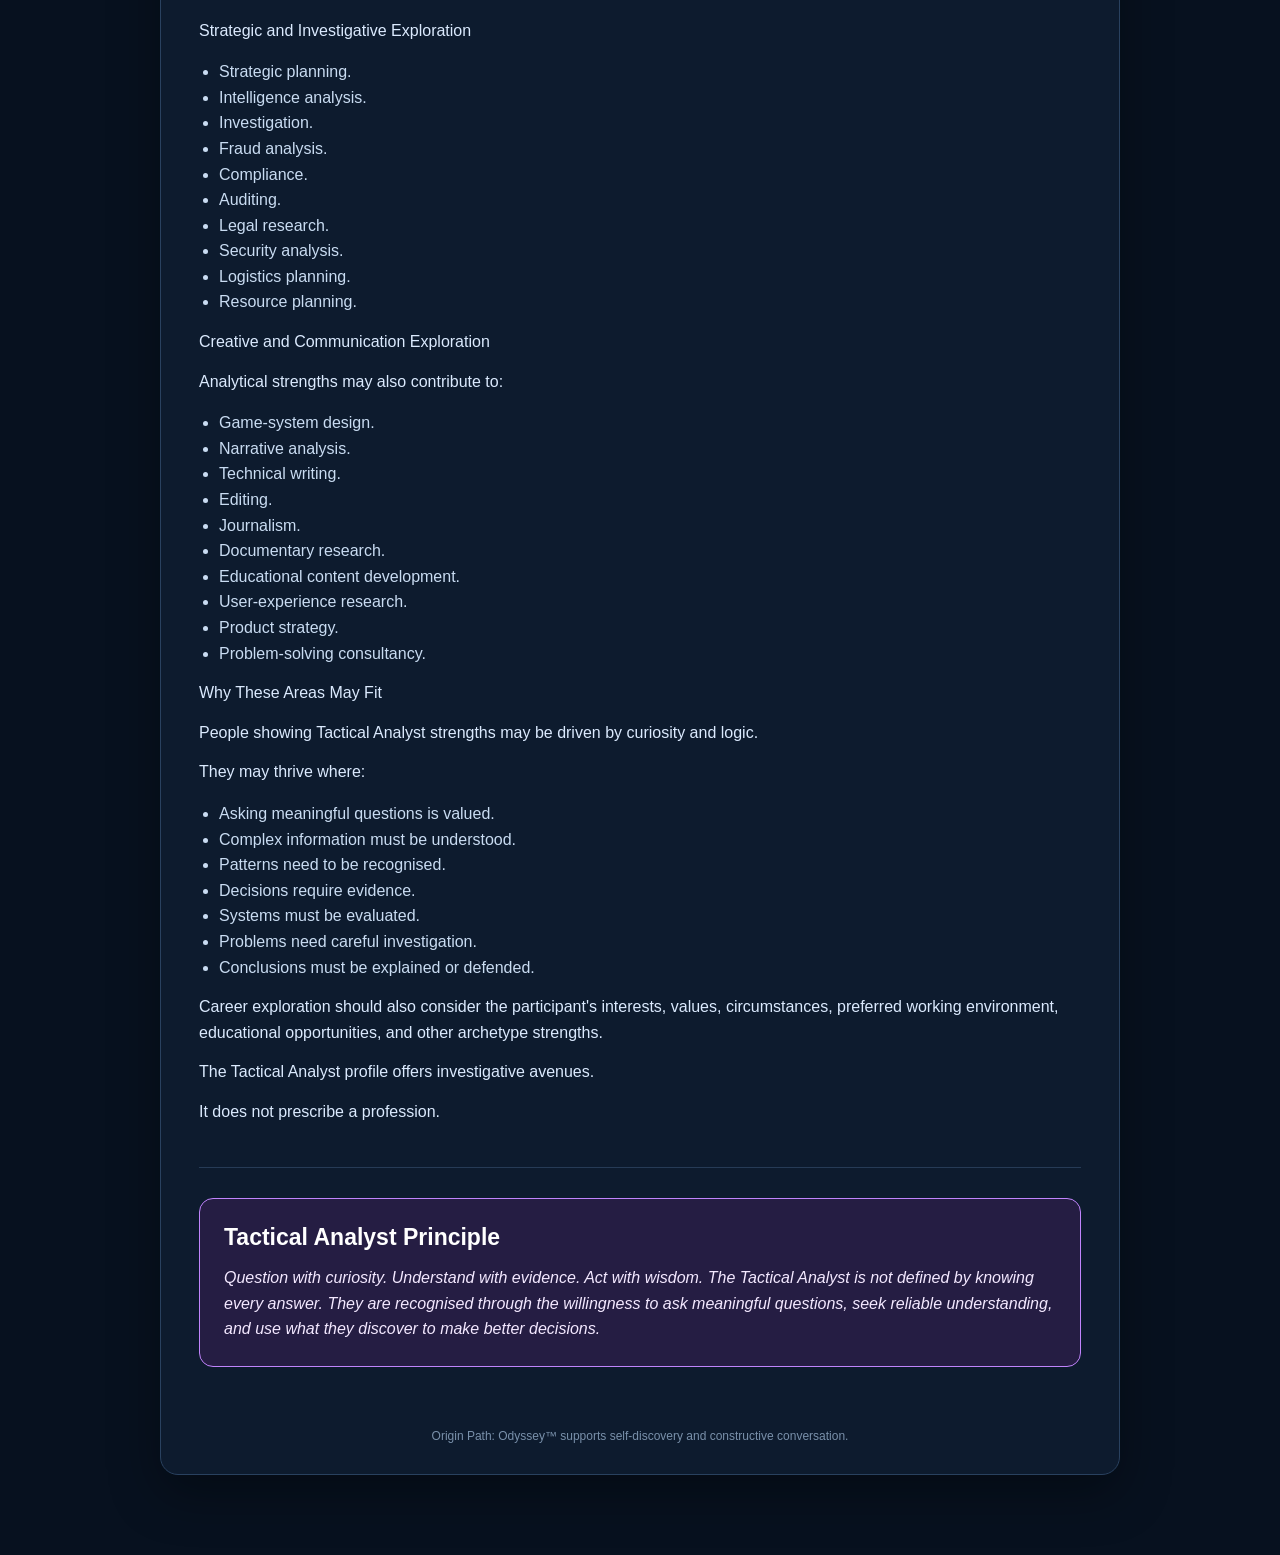
<file: archetypes/tactical-analyst/index.html>
<!DOCTYPE html>
<html lang="en">
<head>
    <meta charset="UTF-8">
    <meta name="viewport" content="width=device-width, initial-scale=1.0">
    <title>Origin Path: Odyssey™ — Tactical Analyst</title>
    <link rel="stylesheet" href="../../origin-path-theme.css">
    <style>
        /* Shared landing page backgrounds / globals */
        :root {
            --deep-space: #0b0d17;
            --origin-glow: #ff7e5f;
            --odyssey-glow: #00c6ff;
            --accent-purple: #7b2cbf;
            --accent-gold: #f4d35e;
        }
        body {
            background: var(--deep-space);
        }
        .background {
            position: fixed;
            inset: 0;
            z-index: -1;
            perspective: 1200px;
            overflow: hidden;
            background: var(--deep-space);
        }
        .stars {
            position: absolute;
            inset: 0;
            background-image:
                radial-gradient(2px 2px at 10% 20%, rgba(255,255,255,0.35), transparent),
                radial-gradient(1.5px 1.5px at 80% 10%, rgba(255,255,255,0.25), transparent),
                radial-gradient(1px 1px at 40% 80%, rgba(255,255,255,0.2), transparent),
                radial-gradient(2px 2px at 90% 60%, rgba(255,255,255,0.3), transparent),
                radial-gradient(1px 1px at 25% 55%, rgba(255,255,255,0.15), transparent);
            background-size: 100% 100%;
            opacity: 0.6;
            z-index: 0;
        }
        .orb {
            position: absolute;
            border-radius: 50%;
            filter: blur(60px);
            opacity: 0.7;
            animation: float 18s ease-in-out infinite;
            z-index: 1;
        }
        .orb-origin {
            width: 45vw;
            height: 45vw;
            max-width: 600px;
            max-height: 600px;
            background: radial-gradient(circle at 30% 30%, var(--origin-glow), var(--accent-purple));
            top: 10%;
            left: -5%;
            animation-delay: 0s;
        }
        .orb-odyssey {
            width: 50vw;
            height: 50vw;
            max-width: 700px;
            max-height: 700px;
            background: radial-gradient(circle at 70% 70%, var(--odyssey-glow), var(--accent-purple));
            bottom: 5%;
            right: -10%;
            animation-delay: -9s;
        }
        .orb-gold {
            width: 25vw;
            height: 25vw;
            max-width: 320px;
            max-height: 320px;
            background: radial-gradient(circle, var(--accent-gold), transparent 70%);
            top: 40%;
            left: 40%;
            opacity: 0.35;
            animation-delay: -4s;
            animation-duration: 22s;
        }
        @keyframes float {
            0%, 100% { transform: translateY(0) scale(1); }
            50% { transform: translateY(-30px) scale(1.05); }
        }
        .opo-shell {
            position: relative;
            z-index: 10;
            margin-top: 40px;
            margin-bottom: 40px;
        }
    </style>
</head>
<body class="opo-theme">
    <div class="background" aria-hidden="true">
        <div class="stars"></div>
        <div class="orb orb-origin"></div>
        <div class="orb orb-odyssey"></div>
        <div class="orb orb-gold"></div>
    </div>
    <main class="opo-page">
        <section class="opo-shell">
            <header class="opo-hero opo-hero--participant">
                <div class="opo-hero-header">
                    <img src="../../favicon.svg" alt="Origin Path Logo" class="opo-logo">
                    <div>
                        <p class="opo-eyebrow">Origin Path: Odyssey™</p>
                        <h1 class="opo-title">Tactical Analyst</h1>
                        <p class="opo-copy opo-copy--supporting" style="margin-top: 14px; margin-bottom: 0;">Core Question: <em>What is really happening, and what is the most effective way forward?</em></p>
                    </div>
                </div>
            </header>
            
            <div class="opo-content">
                <section class="opo-section">
                    <h2 class="opo-heading">Archetype Identity and Foundation</h2>
                    <p class="opo-copy">The Tactical Analyst represents curiosity, logical thinking, pattern recognition, strategy, observation, and evidence-based decision-making.</p>
<p class="opo-copy">Participants showing Tactical Analyst strengths may naturally ask questions that others overlook:</p>
<ul style="color: var(--opo-copy); margin-bottom: 14px; padding-left: 20px;">
  <li>Why did that happen?</li>
  <li>What information am I missing?</li>
  <li>Is there a pattern?</li>
  <li>Could there be a more effective strategy?</li>
  <li>What are the likely consequences?</li>
  <li>How can this system become more efficient?</li>
</ul>
<p class="opo-copy">The Tactical Analyst often gains confidence through understanding.</p>
<p class="opo-copy">Rather than relying only on instinct, they may prefer to examine available information, compare alternatives, identify risks, and prepare before making an important decision.</p>
<p class="opo-copy">They do not analyse merely to collect facts.</p>
<p class="opo-copy">They analyse so that uncertainty can become clarity and informed action.</p>

                </section>

                <section class="opo-section">
                    <h2 class="opo-heading">Core Purpose</h2>
                    <p class="opo-copy">The Tactical Analyst helps individuals and groups understand complicated situations and make thoughtful decisions.</p>
<p class="opo-copy">Their contribution may appear through:</p>
<ul style="color: var(--opo-copy); margin-bottom: 14px; padding-left: 20px;">
  <li>Investigation.</li>
  <li>Research.</li>
  <li>Strategic planning.</li>
  <li>Pattern recognition.</li>
  <li>Data interpretation.</li>
  <li>Troubleshooting.</li>
  <li>Risk assessment.</li>
  <li>Systems analysis.</li>
  <li>Evidence-based decision-making.</li>
  <li>Comparing possible outcomes.</li>
  <li>Explaining complex ideas clearly.</li>
  <li>Identifying the cause behind a problem.</li>
</ul>
<p class="opo-copy">The Tactical Analyst may notice relationships between pieces of information that others initially view as separate.</p>
<p class="opo-copy">Once they understand the problem, they can help reveal a more effective way forward.</p>

                </section>

                <section class="opo-section opo-callout opo-callout--participant">
                    <h2 class="opo-heading">Archetype Contribution</h2>
                    <p class="opo-copy">The Tactical Analyst brings clarity to complexity.</p>

                </section>

                <section class="opo-section">
                    <h2 class="opo-heading">Defining Strengths</h2>
                    <p class="opo-copy">Tactical Analyst strengths may include:</p>
<ul style="color: var(--opo-copy); margin-bottom: 14px; padding-left: 20px;">
  <li>Logical thinking.</li>
  <li>Curiosity.</li>
  <li>Pattern recognition.</li>
  <li>Strategic planning.</li>
  <li>Careful observation.</li>
  <li>Evidence-based reasoning.</li>
  <li>Comparing alternatives.</li>
  <li>Continuous learning.</li>
  <li>Calmness under pressure.</li>
  <li>Complex problem-solving.</li>
  <li>Anticipating possible outcomes.</li>
  <li>Asking meaningful questions.</li>
  <li>Understanding systems.</li>
  <li>Thoughtful decision-making.</li>
</ul>
<p class="opo-copy">These strengths may appear in many forms.</p>
<p class="opo-copy">A participant does not need to enjoy mathematics, spreadsheets, or formal research to demonstrate analytical ability.</p>
<p class="opo-copy">They may express Tactical Analyst strengths by:</p>
<ul style="color: var(--opo-copy); margin-bottom: 14px; padding-left: 20px;">
  <li>Comparing game builds.</li>
  <li>Investigating why a device is malfunctioning.</li>
  <li>Identifying patterns in stories or behaviour.</li>
  <li>Planning the most efficient route.</li>
  <li>Questioning unsupported claims.</li>
  <li>Researching a subject deeply.</li>
  <li>Understanding rules and systems.</li>
  <li>Testing different strategies.</li>
  <li>Explaining why one approach may work better than another.</li>
</ul>

                </section>

                <section class="opo-section">
                    <article class="opo-detail">
                        <h2 class="opo-heading">Natural Working Style</h2>
                        <p class="opo-copy">The Tactical Analyst often:</p>
<ul style="color: var(--opo-copy); margin-bottom: 14px; padding-left: 20px;">
  <li>Loves understanding how things work.</li>
  <li>Enjoys solving puzzles and complex problems.</li>
  <li>Prefers evidence over assumptions.</li>
  <li>Thinks carefully before making decisions.</li>
  <li>Continuously improves through learning.</li>
  <li>Feels satisfied when uncovering the reason behind a problem.</li>
  <li>Compares available options.</li>
  <li>Notices patterns and inconsistencies.</li>
  <li>Plans before committing resources.</li>
  <li>Learns from both success and failure.</li>
  <li>Adjusts their approach when new evidence becomes available.</li>
  <li>Values accuracy and well-supported conclusions.</li>
</ul>
<p class="opo-copy">They may prefer to understand the structure of a challenge before acting upon it.</p>
<p class="opo-copy">This preparation should not automatically be mistaken for hesitation. It may be how the participant creates confidence and reduces unnecessary risk.</p>
<p class="opo-copy">Immersive Working Style</p>
<p class="opo-copy">Before a mission begins, the Tactical Analyst has already started preparing.</p>
<p class="opo-copy">They compare equipment.</p>
<p class="opo-copy">They review mission objectives.</p>
<p class="opo-copy">They consider enemy factions.</p>
<p class="opo-copy">They think about which Warframe, companion, and weapons may provide the greatest advantage.</p>
<p class="opo-copy">During combat, they remain alert.</p>
<p class="opo-copy">They notice patterns.</p>
<p class="opo-copy">They adapt when situations change.</p>
<p class="opo-copy">Rather than reacting emotionally, they look for information that may support a better decision.</p>
<p class="opo-copy">Their greatest weapon is not their rifle.</p>
<p class="opo-copy">It is their ability to understand what is happening around them.</p>

                    </article>
                    <article class="opo-detail" style="margin-top: 18px;">
                        <h2 class="opo-heading">Motivations and Preferred Environments</h2>
                        <p class="opo-copy">The Tactical Analyst may feel motivated by:</p>
<ul style="color: var(--opo-copy); margin-bottom: 14px; padding-left: 20px;">
  <li>Discovering how something works.</li>
  <li>Solving a difficult puzzle.</li>
  <li>Finding the cause of a problem.</li>
  <li>Recognising a pattern.</li>
  <li>Learning accurate information.</li>
  <li>Developing a more effective strategy.</li>
  <li>Testing an assumption.</li>
  <li>Improving a decision through evidence.</li>
  <li>Explaining a complicated idea.</li>
  <li>Reaching a conclusion that can be supported logically.</li>
</ul>
<p class="opo-copy">They may thrive in environments that provide:</p>
<ul style="color: var(--opo-copy); margin-bottom: 14px; padding-left: 20px;">
  <li>Intellectual challenge.</li>
  <li>Access to reliable information.</li>
  <li>Time to think.</li>
  <li>Opportunities to investigate.</li>
  <li>Meaningful problems.</li>
  <li>Freedom to ask questions.</li>
  <li>Clear evidence or feedback.</li>
  <li>Space to test different approaches.</li>
  <li>People who respect thoughtful reasoning.</li>
  <li>Opportunities to apply knowledge practically.</li>
</ul>
<p class="opo-copy">Environments that discourage questions or demand immediate agreement may feel frustrating to a Tactical Analyst.</p>
<p class="opo-copy">However, part of their development may involve learning that not every decision can wait for complete information.</p>

                    </article>
                </section>

                <section class="opo-section">
                    <div class="opo-panel opo-panel--guidance">
                        <h2 class="opo-heading">Development Opportunities</h2>
                        <p class="opo-copy">One of the Tactical Analyst&#39;s greatest strengths is the ability to think deeply.</p>
<p class="opo-copy">However, deep thinking may sometimes become overthinking.</p>
<p class="opo-copy">The Tactical Analyst may occasionally:</p>
<ul style="color: var(--opo-copy); margin-bottom: 14px; padding-left: 20px;">
  <li>Spend too much time gathering information before acting.</li>
  <li>Continue analysing after enough information is available.</li>
  <li>Search for the perfect solution when a workable solution already exists.</li>
  <li>Become frustrated when others ignore evidence or logic.</li>
  <li>Struggle with decisions involving uncertainty.</li>
  <li>Focus so strongly on facts that emotional or human factors are overlooked.</li>
  <li>Assume that others require the same level of detail.</li>
  <li>Delay sharing an idea until every possible weakness has been resolved.</li>
  <li>Criticise an imperfect solution without recognising the progress it represents.</li>
</ul>
<p class="opo-copy">As the Tactical Analyst develops, they may benefit from learning that:</p>
<ul style="color: var(--opo-copy); margin-bottom: 14px; padding-left: 20px;">
  <li>Action creates new information.</li>
  <li>Experience can answer questions that analysis alone cannot.</li>
  <li>A decision can be responsible without being perfect.</li>
  <li>Human experiences are also meaningful forms of information.</li>
  <li>Clear communication may require simplifying complex reasoning.</li>
  <li>Not everyone reaches understanding through the same process.</li>
  <li>Timely action can sometimes be more valuable than additional certainty.</li>
  <li>Collaboration may reveal perspectives that data alone does not show.</li>
</ul>
<p class="opo-copy">Development Reminder</p>
<p class="opo-copy">Action creates experience. Experience creates wisdom. Sometimes the best way to learn is simply to begin.</p>
<p class="opo-copy">Development should not reduce the Tactical Analyst&#39;s curiosity or commitment to evidence.</p>
<p class="opo-copy">It should help them turn understanding into timely, practical, and considerate action.</p>

                    </div>
                </section>

                <section class="opo-section">
                    <h2 class="opo-heading">Educational and Career Exploration</h2>
                    <p class="opo-copy">Tactical Analyst strengths may support a broad range of academic, technical, commercial, scientific, creative, and professional directions.</p>
<p class="opo-copy">The following areas are examples for exploration, not a closed list or a prediction of career suitability.</p>
<p class="opo-copy">Technology and Systems Exploration</p>
<ul style="color: var(--opo-copy); margin-bottom: 14px; padding-left: 20px;">
  <li>Software development.</li>
  <li>Systems analysis.</li>
  <li>Cybersecurity analysis.</li>
  <li>Data science.</li>
  <li>Artificial intelligence and machine learning.</li>
  <li>Network analysis.</li>
  <li>Software testing.</li>
  <li>Database systems.</li>
  <li>Technical consulting.</li>
  <li>Information systems.</li>
</ul>
<p class="opo-copy">Data and Business Exploration</p>
<ul style="color: var(--opo-copy); margin-bottom: 14px; padding-left: 20px;">
  <li>Data analysis.</li>
  <li>Business analysis.</li>
  <li>Financial analysis.</li>
  <li>Accounting.</li>
  <li>Economics.</li>
  <li>Market research.</li>
  <li>Risk analysis.</li>
  <li>Operations research.</li>
  <li>Process analysis.</li>
  <li>Quality assurance.</li>
</ul>
<p class="opo-copy">Science and Research Exploration</p>
<ul style="color: var(--opo-copy); margin-bottom: 14px; padding-left: 20px;">
  <li>Research science.</li>
  <li>Laboratory work.</li>
  <li>Environmental analysis.</li>
  <li>Medical research.</li>
  <li>Statistics.</li>
  <li>Psychology research.</li>
  <li>Social research.</li>
  <li>Forensic science.</li>
  <li>Scientific modelling.</li>
  <li>Policy research.</li>
</ul>
<p class="opo-copy">Strategic and Investigative Exploration</p>
<ul style="color: var(--opo-copy); margin-bottom: 14px; padding-left: 20px;">
  <li>Strategic planning.</li>
  <li>Intelligence analysis.</li>
  <li>Investigation.</li>
  <li>Fraud analysis.</li>
  <li>Compliance.</li>
  <li>Auditing.</li>
  <li>Legal research.</li>
  <li>Security analysis.</li>
  <li>Logistics planning.</li>
  <li>Resource planning.</li>
</ul>
<p class="opo-copy">Creative and Communication Exploration</p>
<p class="opo-copy">Analytical strengths may also contribute to:</p>
<ul style="color: var(--opo-copy); margin-bottom: 14px; padding-left: 20px;">
  <li>Game-system design.</li>
  <li>Narrative analysis.</li>
  <li>Technical writing.</li>
  <li>Editing.</li>
  <li>Journalism.</li>
  <li>Documentary research.</li>
  <li>Educational content development.</li>
  <li>User-experience research.</li>
  <li>Product strategy.</li>
  <li>Problem-solving consultancy.</li>
</ul>
<p class="opo-copy">Why These Areas May Fit</p>
<p class="opo-copy">People showing Tactical Analyst strengths may be driven by curiosity and logic.</p>
<p class="opo-copy">They may thrive where:</p>
<ul style="color: var(--opo-copy); margin-bottom: 14px; padding-left: 20px;">
  <li>Asking meaningful questions is valued.</li>
  <li>Complex information must be understood.</li>
  <li>Patterns need to be recognised.</li>
  <li>Decisions require evidence.</li>
  <li>Systems must be evaluated.</li>
  <li>Problems need careful investigation.</li>
  <li>Conclusions must be explained or defended.</li>
</ul>
<p class="opo-copy">Career exploration should also consider the participant&#39;s interests, values, circumstances, preferred working environment, educational opportunities, and other archetype strengths.</p>
<p class="opo-copy">The Tactical Analyst profile offers investigative avenues.</p>
<p class="opo-copy">It does not prescribe a profession.</p>

                </section>
                
                <section class="opo-panel opo-panel--reflection">
                    <h2 class="opo-heading">Tactical Analyst Principle</h2>
                    <p style="font-style: italic; margin-bottom: 0;" class="opo-copy">Question with curiosity. Understand with evidence. Act with wisdom.
The Tactical Analyst is not defined by knowing every answer.
They are recognised through the willingness to ask meaningful questions, seek reliable understanding, and use what they discover to make better decisions.</p>
                </section>
            </div>

            <footer class="opo-footer">
                Origin Path: Odyssey™ supports self-discovery and constructive conversation.
            </footer>
        </section>
    </main>
</body>
</html>
</file>
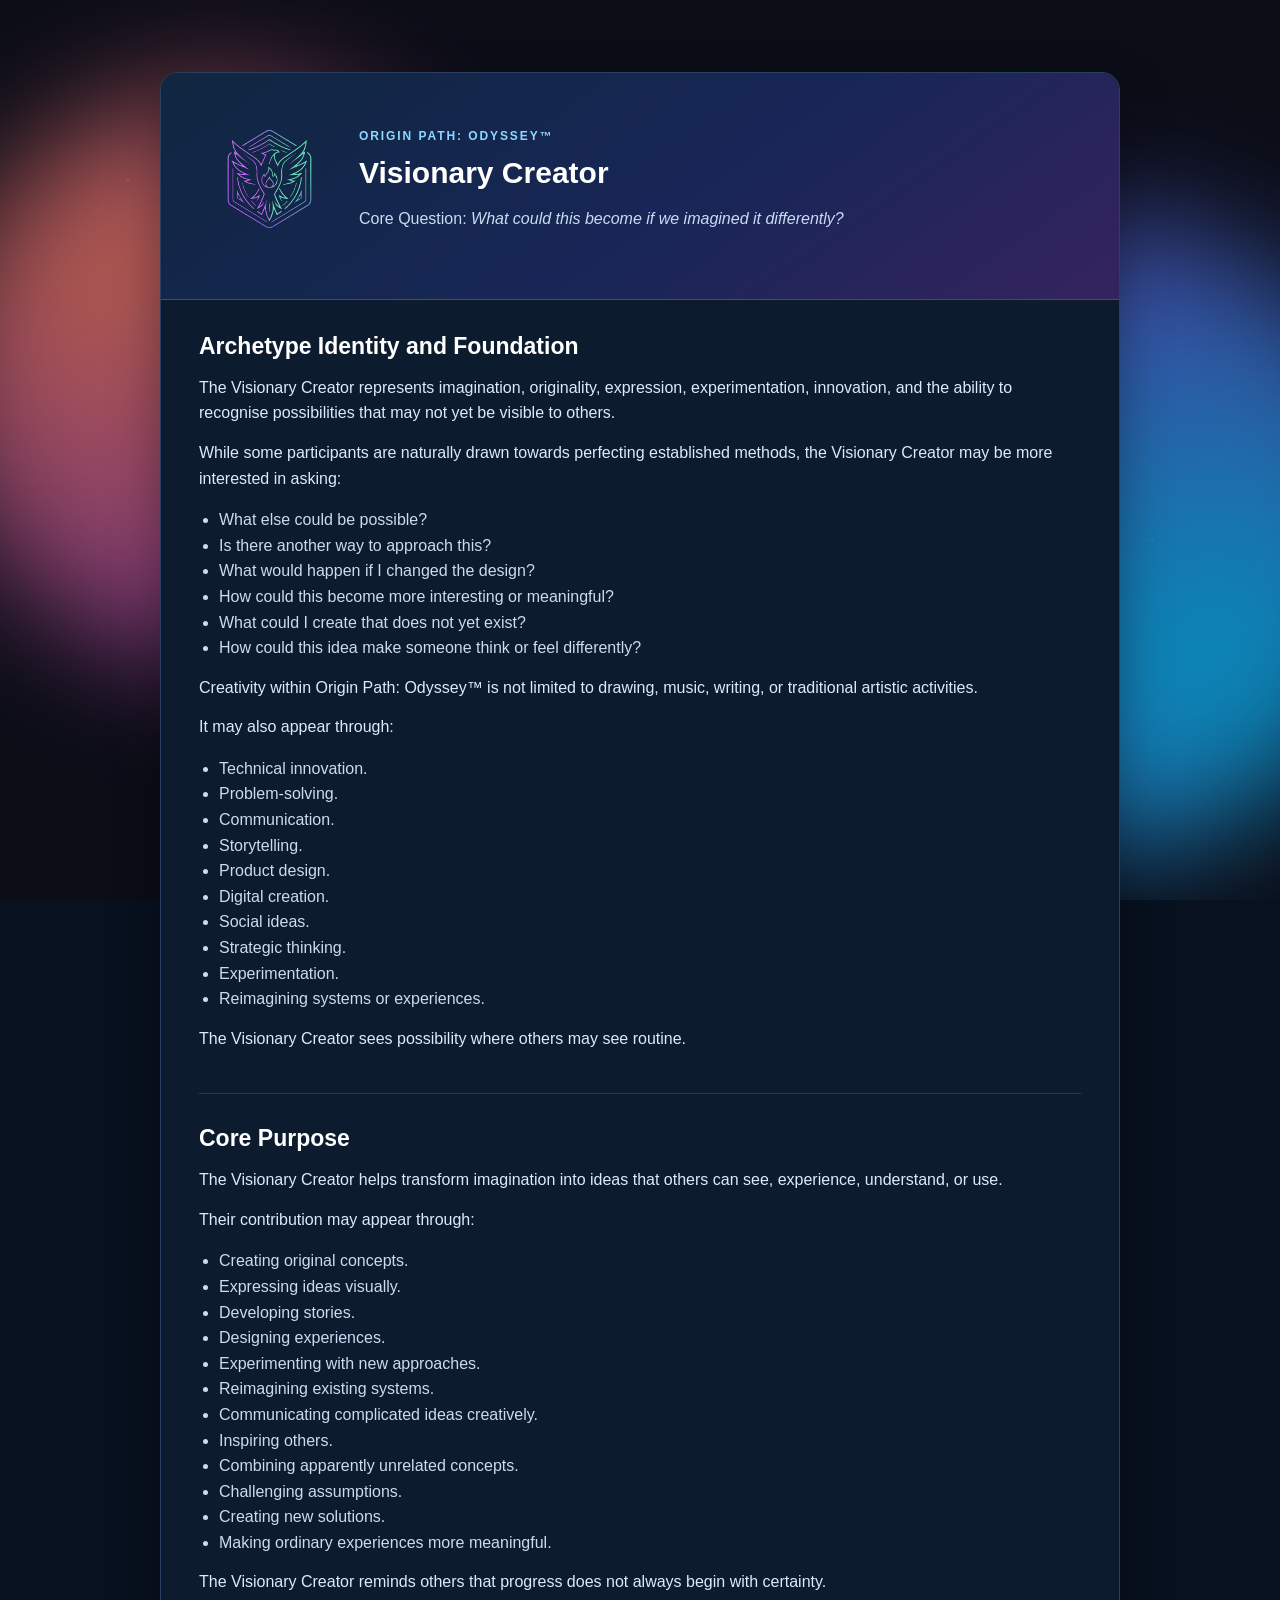
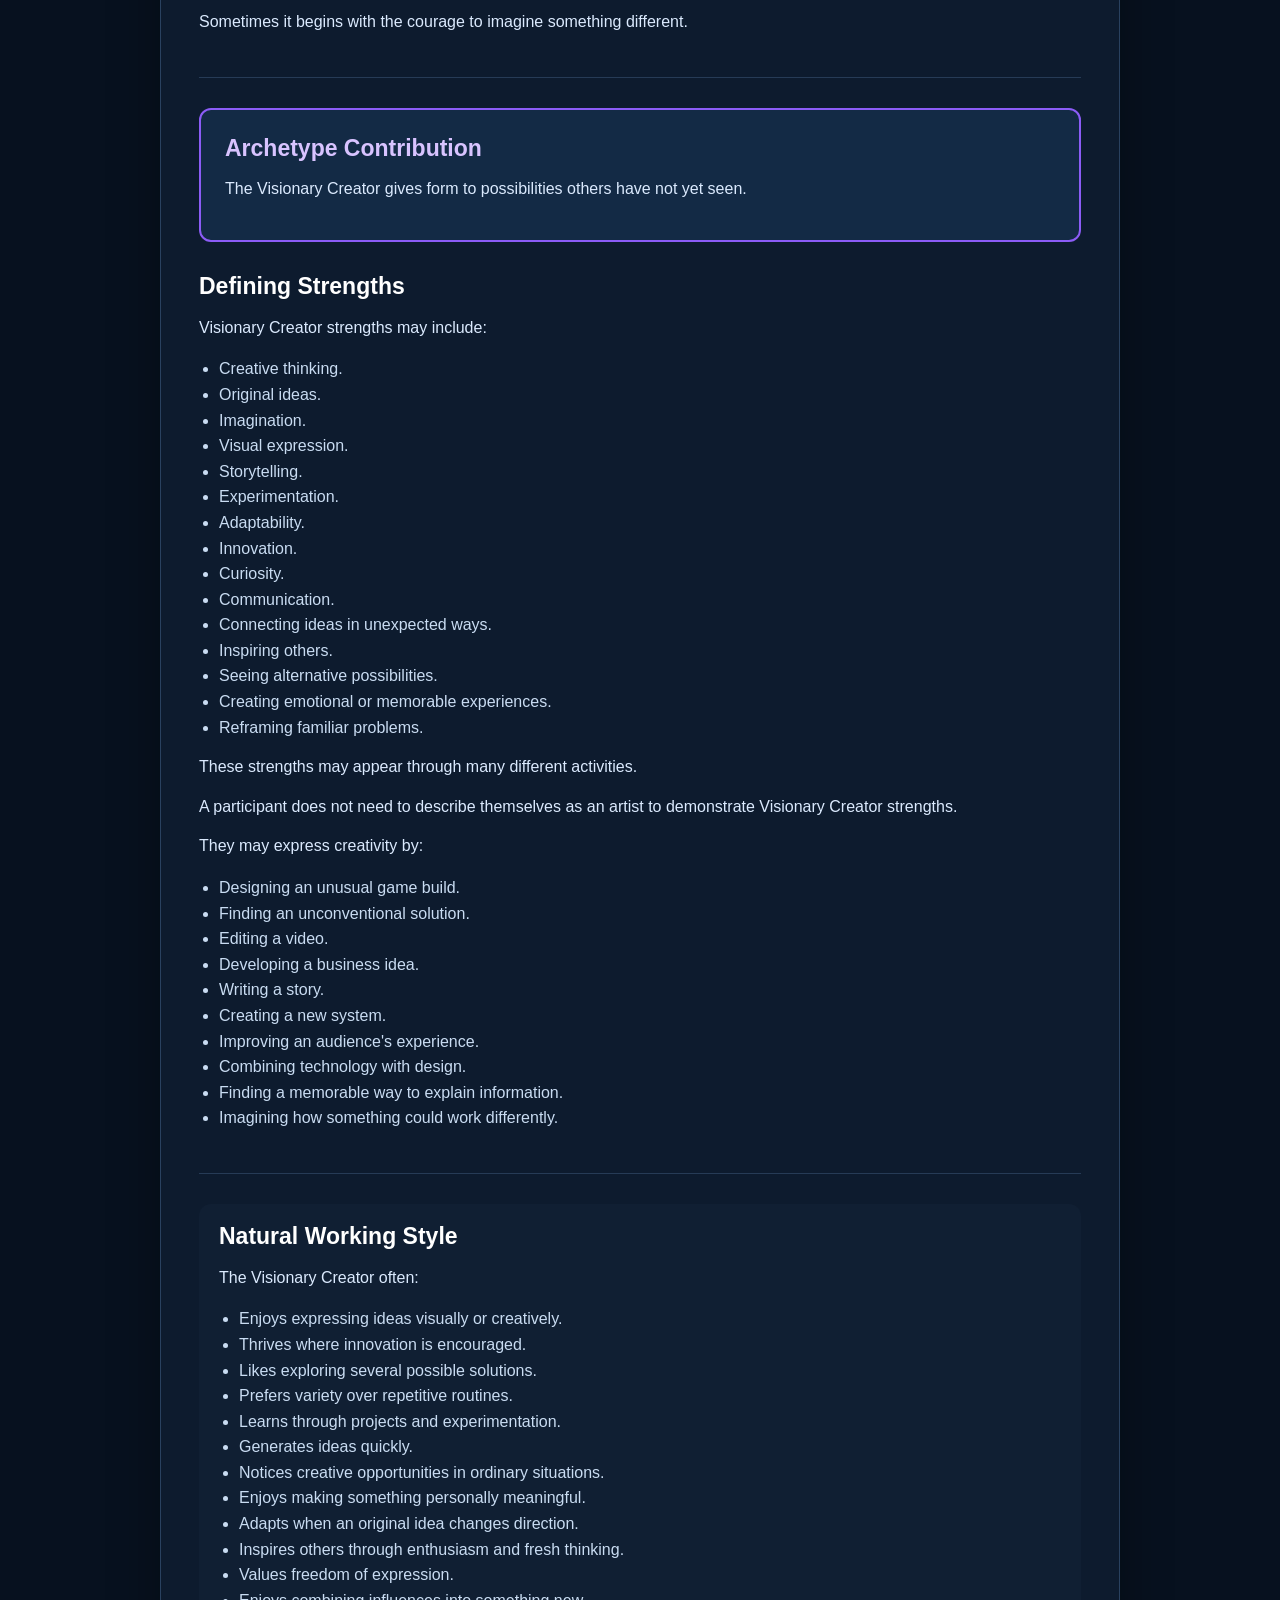
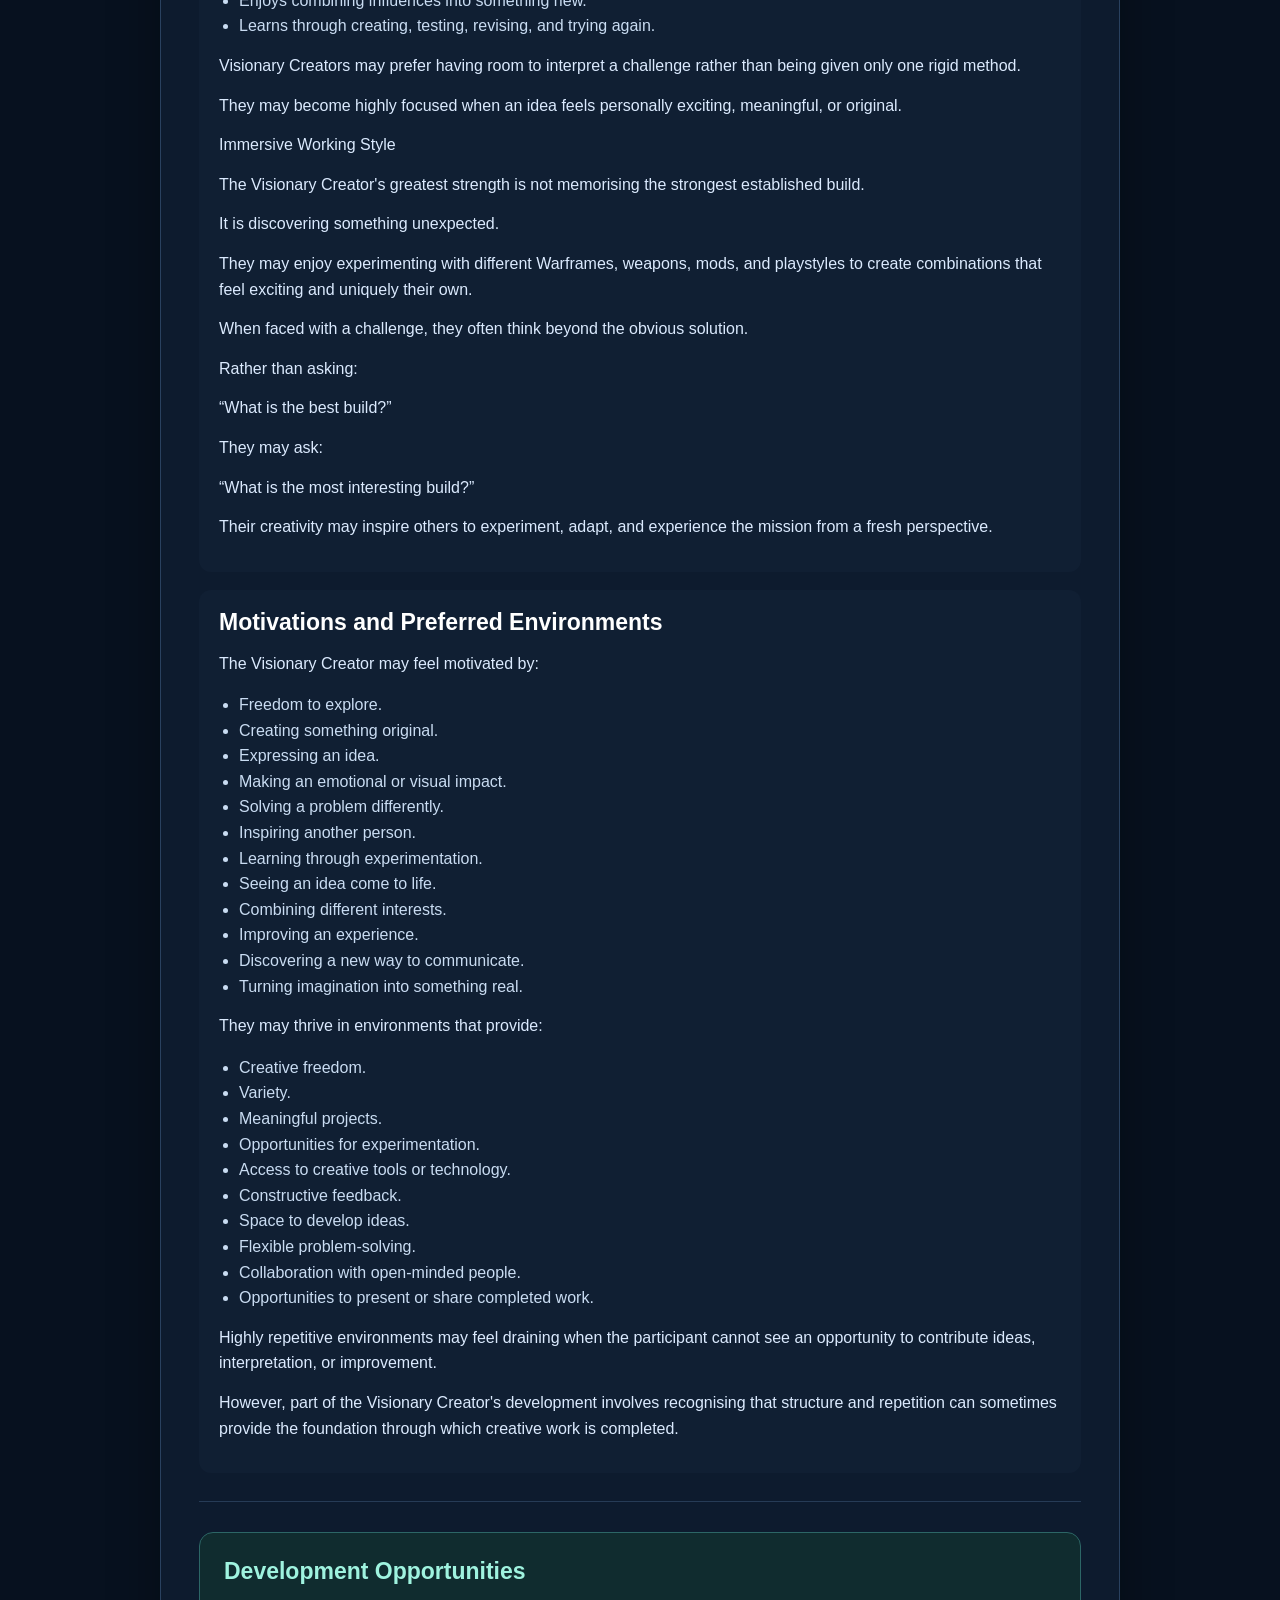
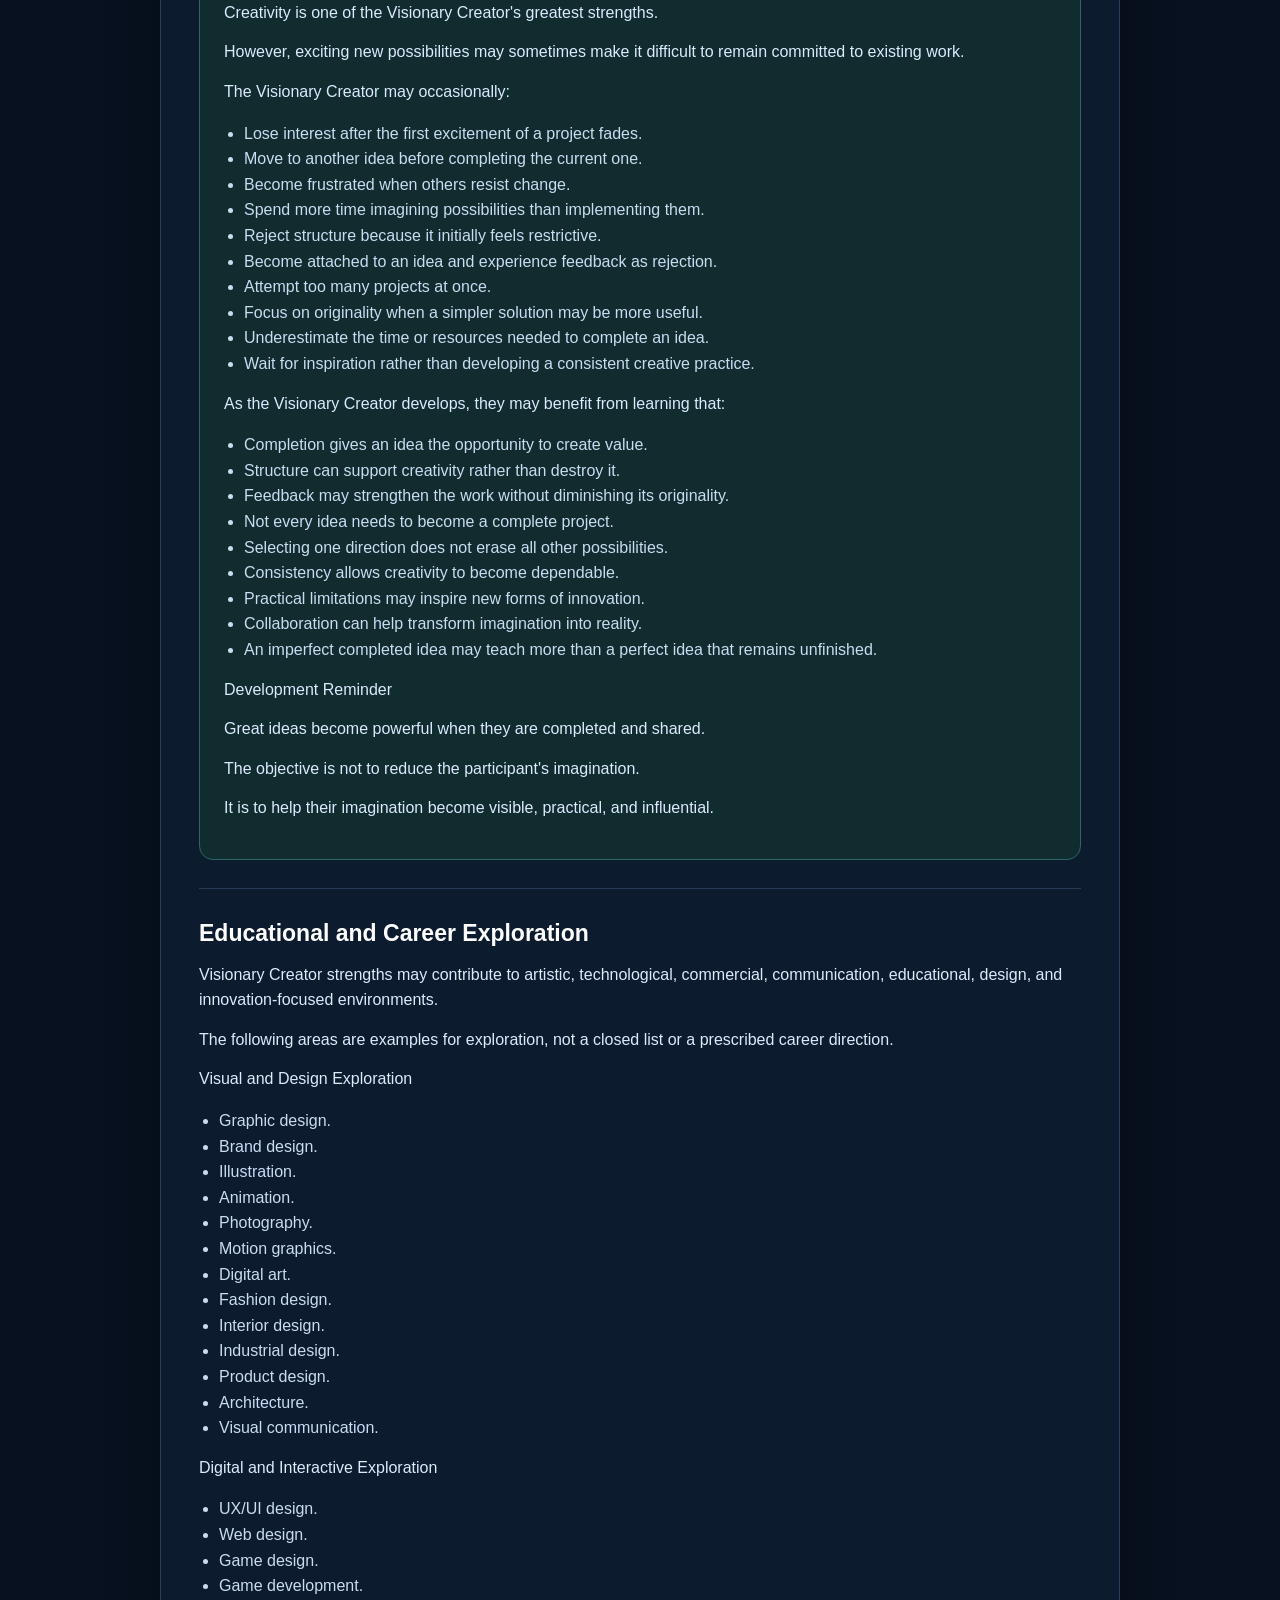
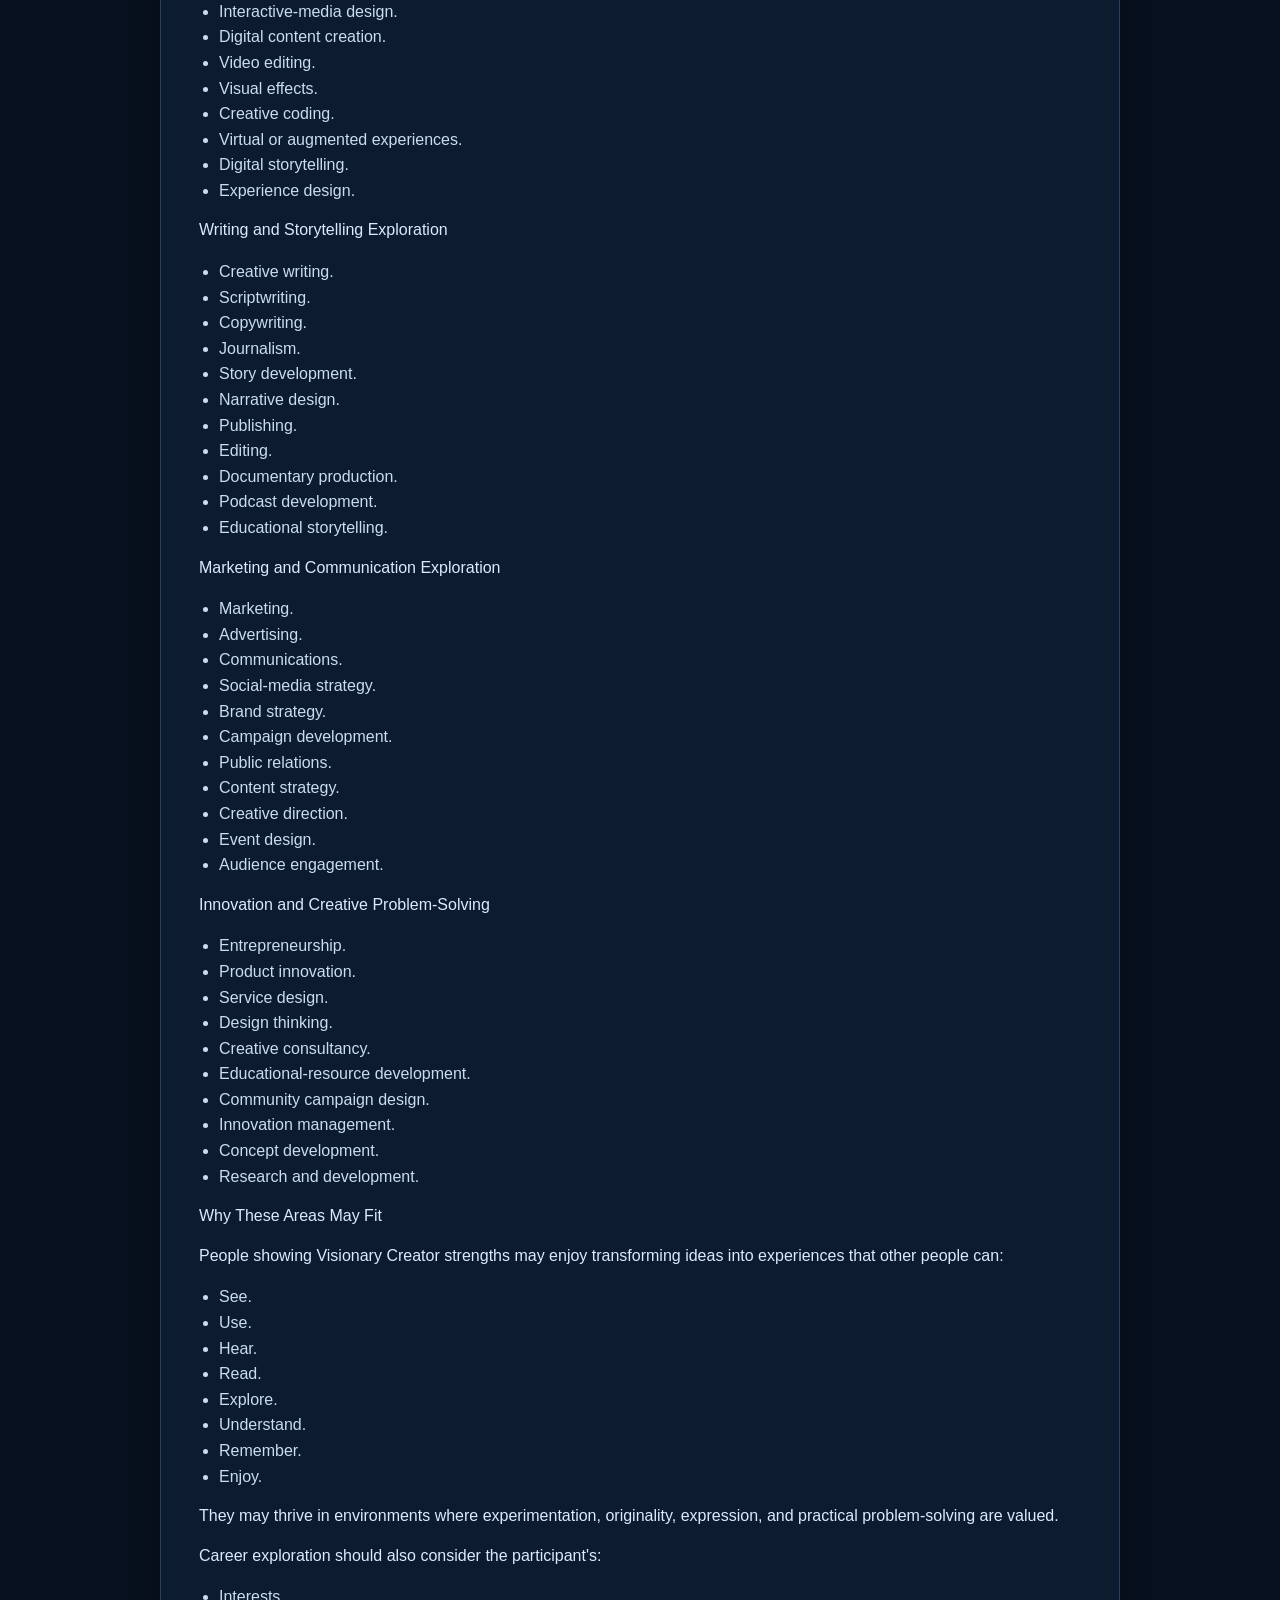
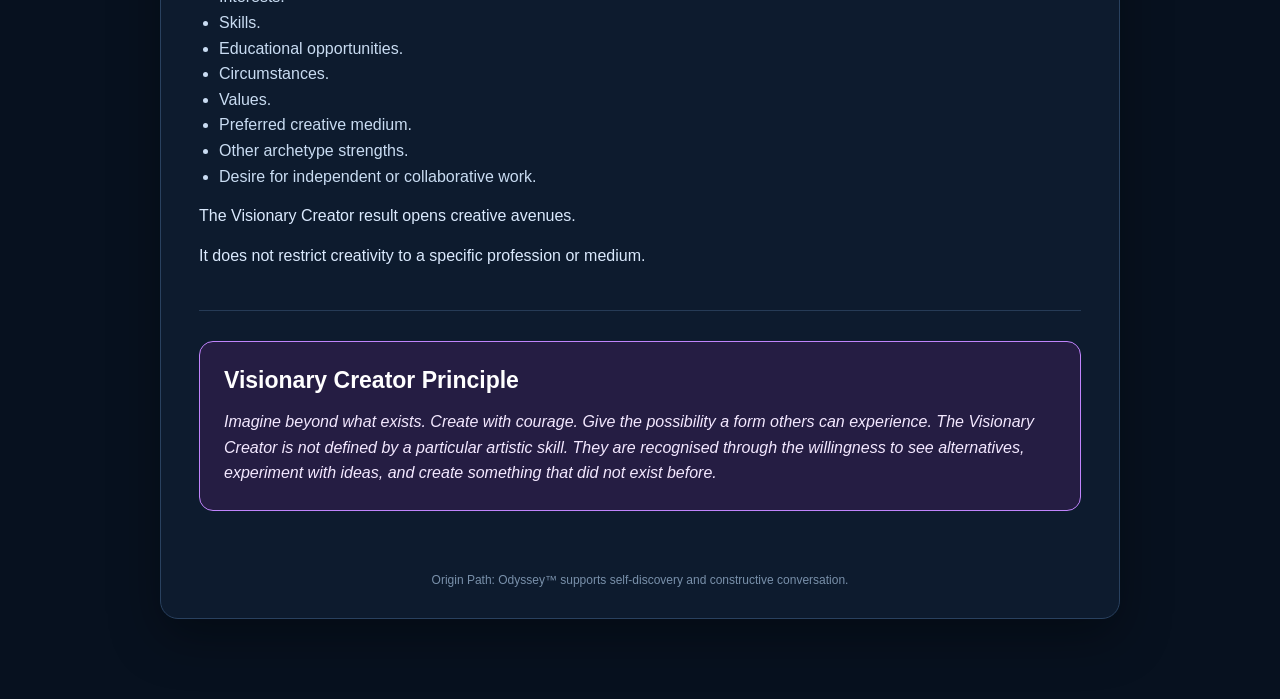
<file: archetypes/visionary-creator/index.html>
<!DOCTYPE html>
<html lang="en">
<head>
    <meta charset="UTF-8">
    <meta name="viewport" content="width=device-width, initial-scale=1.0">
    <title>Origin Path: Odyssey™ — Visionary Creator</title>
    <link rel="stylesheet" href="../../origin-path-theme.css">
    <style>
        /* Shared landing page backgrounds / globals */
        :root {
            --deep-space: #0b0d17;
            --origin-glow: #ff7e5f;
            --odyssey-glow: #00c6ff;
            --accent-purple: #7b2cbf;
            --accent-gold: #f4d35e;
        }
        body {
            background: var(--deep-space);
        }
        .background {
            position: fixed;
            inset: 0;
            z-index: -1;
            perspective: 1200px;
            overflow: hidden;
            background: var(--deep-space);
        }
        .stars {
            position: absolute;
            inset: 0;
            background-image:
                radial-gradient(2px 2px at 10% 20%, rgba(255,255,255,0.35), transparent),
                radial-gradient(1.5px 1.5px at 80% 10%, rgba(255,255,255,0.25), transparent),
                radial-gradient(1px 1px at 40% 80%, rgba(255,255,255,0.2), transparent),
                radial-gradient(2px 2px at 90% 60%, rgba(255,255,255,0.3), transparent),
                radial-gradient(1px 1px at 25% 55%, rgba(255,255,255,0.15), transparent);
            background-size: 100% 100%;
            opacity: 0.6;
            z-index: 0;
        }
        .orb {
            position: absolute;
            border-radius: 50%;
            filter: blur(60px);
            opacity: 0.7;
            animation: float 18s ease-in-out infinite;
            z-index: 1;
        }
        .orb-origin {
            width: 45vw;
            height: 45vw;
            max-width: 600px;
            max-height: 600px;
            background: radial-gradient(circle at 30% 30%, var(--origin-glow), var(--accent-purple));
            top: 10%;
            left: -5%;
            animation-delay: 0s;
        }
        .orb-odyssey {
            width: 50vw;
            height: 50vw;
            max-width: 700px;
            max-height: 700px;
            background: radial-gradient(circle at 70% 70%, var(--odyssey-glow), var(--accent-purple));
            bottom: 5%;
            right: -10%;
            animation-delay: -9s;
        }
        .orb-gold {
            width: 25vw;
            height: 25vw;
            max-width: 320px;
            max-height: 320px;
            background: radial-gradient(circle, var(--accent-gold), transparent 70%);
            top: 40%;
            left: 40%;
            opacity: 0.35;
            animation-delay: -4s;
            animation-duration: 22s;
        }
        @keyframes float {
            0%, 100% { transform: translateY(0) scale(1); }
            50% { transform: translateY(-30px) scale(1.05); }
        }
        .opo-shell {
            position: relative;
            z-index: 10;
            margin-top: 40px;
            margin-bottom: 40px;
        }
    </style>
</head>
<body class="opo-theme">
    <div class="background" aria-hidden="true">
        <div class="stars"></div>
        <div class="orb orb-origin"></div>
        <div class="orb orb-odyssey"></div>
        <div class="orb orb-gold"></div>
    </div>
    <main class="opo-page">
        <section class="opo-shell">
            <header class="opo-hero opo-hero--participant">
                <div class="opo-hero-header">
                    <img src="../../favicon.svg" alt="Origin Path Logo" class="opo-logo">
                    <div>
                        <p class="opo-eyebrow">Origin Path: Odyssey™</p>
                        <h1 class="opo-title">Visionary Creator</h1>
                        <p class="opo-copy opo-copy--supporting" style="margin-top: 14px; margin-bottom: 0;">Core Question: <em>What could this become if we imagined it differently?</em></p>
                    </div>
                </div>
            </header>
            
            <div class="opo-content">
                <section class="opo-section">
                    <h2 class="opo-heading">Archetype Identity and Foundation</h2>
                    <p class="opo-copy">The Visionary Creator represents imagination, originality, expression, experimentation, innovation, and the ability to recognise possibilities that may not yet be visible to others.</p>
<p class="opo-copy">While some participants are naturally drawn towards perfecting established methods, the Visionary Creator may be more interested in asking:</p>
<ul style="color: var(--opo-copy); margin-bottom: 14px; padding-left: 20px;">
  <li>What else could be possible?</li>
  <li>Is there another way to approach this?</li>
  <li>What would happen if I changed the design?</li>
  <li>How could this become more interesting or meaningful?</li>
  <li>What could I create that does not yet exist?</li>
  <li>How could this idea make someone think or feel differently?</li>
</ul>
<p class="opo-copy">Creativity within Origin Path: Odyssey™ is not limited to drawing, music, writing, or traditional artistic activities.</p>
<p class="opo-copy">It may also appear through:</p>
<ul style="color: var(--opo-copy); margin-bottom: 14px; padding-left: 20px;">
  <li>Technical innovation.</li>
  <li>Problem-solving.</li>
  <li>Communication.</li>
  <li>Storytelling.</li>
  <li>Product design.</li>
  <li>Digital creation.</li>
  <li>Social ideas.</li>
  <li>Strategic thinking.</li>
  <li>Experimentation.</li>
  <li>Reimagining systems or experiences.</li>
</ul>
<p class="opo-copy">The Visionary Creator sees possibility where others may see routine.</p>

                </section>

                <section class="opo-section">
                    <h2 class="opo-heading">Core Purpose</h2>
                    <p class="opo-copy">The Visionary Creator helps transform imagination into ideas that others can see, experience, understand, or use.</p>
<p class="opo-copy">Their contribution may appear through:</p>
<ul style="color: var(--opo-copy); margin-bottom: 14px; padding-left: 20px;">
  <li>Creating original concepts.</li>
  <li>Expressing ideas visually.</li>
  <li>Developing stories.</li>
  <li>Designing experiences.</li>
  <li>Experimenting with new approaches.</li>
  <li>Reimagining existing systems.</li>
  <li>Communicating complicated ideas creatively.</li>
  <li>Inspiring others.</li>
  <li>Combining apparently unrelated concepts.</li>
  <li>Challenging assumptions.</li>
  <li>Creating new solutions.</li>
  <li>Making ordinary experiences more meaningful.</li>
</ul>
<p class="opo-copy">The Visionary Creator reminds others that progress does not always begin with certainty.</p>
<p class="opo-copy">Sometimes it begins with the courage to imagine something different.</p>

                </section>

                <section class="opo-section opo-callout opo-callout--participant">
                    <h2 class="opo-heading">Archetype Contribution</h2>
                    <p class="opo-copy">The Visionary Creator gives form to possibilities others have not yet seen.</p>

                </section>

                <section class="opo-section">
                    <h2 class="opo-heading">Defining Strengths</h2>
                    <p class="opo-copy">Visionary Creator strengths may include:</p>
<ul style="color: var(--opo-copy); margin-bottom: 14px; padding-left: 20px;">
  <li>Creative thinking.</li>
  <li>Original ideas.</li>
  <li>Imagination.</li>
  <li>Visual expression.</li>
  <li>Storytelling.</li>
  <li>Experimentation.</li>
  <li>Adaptability.</li>
  <li>Innovation.</li>
  <li>Curiosity.</li>
  <li>Communication.</li>
  <li>Connecting ideas in unexpected ways.</li>
  <li>Inspiring others.</li>
  <li>Seeing alternative possibilities.</li>
  <li>Creating emotional or memorable experiences.</li>
  <li>Reframing familiar problems.</li>
</ul>
<p class="opo-copy">These strengths may appear through many different activities.</p>
<p class="opo-copy">A participant does not need to describe themselves as an artist to demonstrate Visionary Creator strengths.</p>
<p class="opo-copy">They may express creativity by:</p>
<ul style="color: var(--opo-copy); margin-bottom: 14px; padding-left: 20px;">
  <li>Designing an unusual game build.</li>
  <li>Finding an unconventional solution.</li>
  <li>Editing a video.</li>
  <li>Developing a business idea.</li>
  <li>Writing a story.</li>
  <li>Creating a new system.</li>
  <li>Improving an audience&#39;s experience.</li>
  <li>Combining technology with design.</li>
  <li>Finding a memorable way to explain information.</li>
  <li>Imagining how something could work differently.</li>
</ul>

                </section>

                <section class="opo-section">
                    <article class="opo-detail">
                        <h2 class="opo-heading">Natural Working Style</h2>
                        <p class="opo-copy">The Visionary Creator often:</p>
<ul style="color: var(--opo-copy); margin-bottom: 14px; padding-left: 20px;">
  <li>Enjoys expressing ideas visually or creatively.</li>
  <li>Thrives where innovation is encouraged.</li>
  <li>Likes exploring several possible solutions.</li>
  <li>Prefers variety over repetitive routines.</li>
  <li>Learns through projects and experimentation.</li>
  <li>Generates ideas quickly.</li>
  <li>Notices creative opportunities in ordinary situations.</li>
  <li>Enjoys making something personally meaningful.</li>
  <li>Adapts when an original idea changes direction.</li>
  <li>Inspires others through enthusiasm and fresh thinking.</li>
  <li>Values freedom of expression.</li>
  <li>Enjoys combining influences into something new.</li>
  <li>Learns through creating, testing, revising, and trying again.</li>
</ul>
<p class="opo-copy">Visionary Creators may prefer having room to interpret a challenge rather than being given only one rigid method.</p>
<p class="opo-copy">They may become highly focused when an idea feels personally exciting, meaningful, or original.</p>
<p class="opo-copy">Immersive Working Style</p>
<p class="opo-copy">The Visionary Creator&#39;s greatest strength is not memorising the strongest established build.</p>
<p class="opo-copy">It is discovering something unexpected.</p>
<p class="opo-copy">They may enjoy experimenting with different Warframes, weapons, mods, and playstyles to create combinations that feel exciting and uniquely their own.</p>
<p class="opo-copy">When faced with a challenge, they often think beyond the obvious solution.</p>
<p class="opo-copy">Rather than asking:</p>
<p class="opo-copy">“What is the best build?”</p>
<p class="opo-copy">They may ask:</p>
<p class="opo-copy">“What is the most interesting build?”</p>
<p class="opo-copy">Their creativity may inspire others to experiment, adapt, and experience the mission from a fresh perspective.</p>

                    </article>
                    <article class="opo-detail" style="margin-top: 18px;">
                        <h2 class="opo-heading">Motivations and Preferred Environments</h2>
                        <p class="opo-copy">The Visionary Creator may feel motivated by:</p>
<ul style="color: var(--opo-copy); margin-bottom: 14px; padding-left: 20px;">
  <li>Freedom to explore.</li>
  <li>Creating something original.</li>
  <li>Expressing an idea.</li>
  <li>Making an emotional or visual impact.</li>
  <li>Solving a problem differently.</li>
  <li>Inspiring another person.</li>
  <li>Learning through experimentation.</li>
  <li>Seeing an idea come to life.</li>
  <li>Combining different interests.</li>
  <li>Improving an experience.</li>
  <li>Discovering a new way to communicate.</li>
  <li>Turning imagination into something real.</li>
</ul>
<p class="opo-copy">They may thrive in environments that provide:</p>
<ul style="color: var(--opo-copy); margin-bottom: 14px; padding-left: 20px;">
  <li>Creative freedom.</li>
  <li>Variety.</li>
  <li>Meaningful projects.</li>
  <li>Opportunities for experimentation.</li>
  <li>Access to creative tools or technology.</li>
  <li>Constructive feedback.</li>
  <li>Space to develop ideas.</li>
  <li>Flexible problem-solving.</li>
  <li>Collaboration with open-minded people.</li>
  <li>Opportunities to present or share completed work.</li>
</ul>
<p class="opo-copy">Highly repetitive environments may feel draining when the participant cannot see an opportunity to contribute ideas, interpretation, or improvement.</p>
<p class="opo-copy">However, part of the Visionary Creator&#39;s development involves recognising that structure and repetition can sometimes provide the foundation through which creative work is completed.</p>

                    </article>
                </section>

                <section class="opo-section">
                    <div class="opo-panel opo-panel--guidance">
                        <h2 class="opo-heading">Development Opportunities</h2>
                        <p class="opo-copy">Creativity is one of the Visionary Creator&#39;s greatest strengths.</p>
<p class="opo-copy">However, exciting new possibilities may sometimes make it difficult to remain committed to existing work.</p>
<p class="opo-copy">The Visionary Creator may occasionally:</p>
<ul style="color: var(--opo-copy); margin-bottom: 14px; padding-left: 20px;">
  <li>Lose interest after the first excitement of a project fades.</li>
  <li>Move to another idea before completing the current one.</li>
  <li>Become frustrated when others resist change.</li>
  <li>Spend more time imagining possibilities than implementing them.</li>
  <li>Reject structure because it initially feels restrictive.</li>
  <li>Become attached to an idea and experience feedback as rejection.</li>
  <li>Attempt too many projects at once.</li>
  <li>Focus on originality when a simpler solution may be more useful.</li>
  <li>Underestimate the time or resources needed to complete an idea.</li>
  <li>Wait for inspiration rather than developing a consistent creative practice.</li>
</ul>
<p class="opo-copy">As the Visionary Creator develops, they may benefit from learning that:</p>
<ul style="color: var(--opo-copy); margin-bottom: 14px; padding-left: 20px;">
  <li>Completion gives an idea the opportunity to create value.</li>
  <li>Structure can support creativity rather than destroy it.</li>
  <li>Feedback may strengthen the work without diminishing its originality.</li>
  <li>Not every idea needs to become a complete project.</li>
  <li>Selecting one direction does not erase all other possibilities.</li>
  <li>Consistency allows creativity to become dependable.</li>
  <li>Practical limitations may inspire new forms of innovation.</li>
  <li>Collaboration can help transform imagination into reality.</li>
  <li>An imperfect completed idea may teach more than a perfect idea that remains unfinished.</li>
</ul>
<p class="opo-copy">Development Reminder</p>
<p class="opo-copy">Great ideas become powerful when they are completed and shared.</p>
<p class="opo-copy">The objective is not to reduce the participant&#39;s imagination.</p>
<p class="opo-copy">It is to help their imagination become visible, practical, and influential.</p>

                    </div>
                </section>

                <section class="opo-section">
                    <h2 class="opo-heading">Educational and Career Exploration</h2>
                    <p class="opo-copy">Visionary Creator strengths may contribute to artistic, technological, commercial, communication, educational, design, and innovation-focused environments.</p>
<p class="opo-copy">The following areas are examples for exploration, not a closed list or a prescribed career direction.</p>
<p class="opo-copy">Visual and Design Exploration</p>
<ul style="color: var(--opo-copy); margin-bottom: 14px; padding-left: 20px;">
  <li>Graphic design.</li>
  <li>Brand design.</li>
  <li>Illustration.</li>
  <li>Animation.</li>
  <li>Photography.</li>
  <li>Motion graphics.</li>
  <li>Digital art.</li>
  <li>Fashion design.</li>
  <li>Interior design.</li>
  <li>Industrial design.</li>
  <li>Product design.</li>
  <li>Architecture.</li>
  <li>Visual communication.</li>
</ul>
<p class="opo-copy">Digital and Interactive Exploration</p>
<ul style="color: var(--opo-copy); margin-bottom: 14px; padding-left: 20px;">
  <li>UX/UI design.</li>
  <li>Web design.</li>
  <li>Game design.</li>
  <li>Game development.</li>
  <li>Interactive-media design.</li>
  <li>Digital content creation.</li>
  <li>Video editing.</li>
  <li>Visual effects.</li>
  <li>Creative coding.</li>
  <li>Virtual or augmented experiences.</li>
  <li>Digital storytelling.</li>
  <li>Experience design.</li>
</ul>
<p class="opo-copy">Writing and Storytelling Exploration</p>
<ul style="color: var(--opo-copy); margin-bottom: 14px; padding-left: 20px;">
  <li>Creative writing.</li>
  <li>Scriptwriting.</li>
  <li>Copywriting.</li>
  <li>Journalism.</li>
  <li>Story development.</li>
  <li>Narrative design.</li>
  <li>Publishing.</li>
  <li>Editing.</li>
  <li>Documentary production.</li>
  <li>Podcast development.</li>
  <li>Educational storytelling.</li>
</ul>
<p class="opo-copy">Marketing and Communication Exploration</p>
<ul style="color: var(--opo-copy); margin-bottom: 14px; padding-left: 20px;">
  <li>Marketing.</li>
  <li>Advertising.</li>
  <li>Communications.</li>
  <li>Social-media strategy.</li>
  <li>Brand strategy.</li>
  <li>Campaign development.</li>
  <li>Public relations.</li>
  <li>Content strategy.</li>
  <li>Creative direction.</li>
  <li>Event design.</li>
  <li>Audience engagement.</li>
</ul>
<p class="opo-copy">Innovation and Creative Problem-Solving</p>
<ul style="color: var(--opo-copy); margin-bottom: 14px; padding-left: 20px;">
  <li>Entrepreneurship.</li>
  <li>Product innovation.</li>
  <li>Service design.</li>
  <li>Design thinking.</li>
  <li>Creative consultancy.</li>
  <li>Educational-resource development.</li>
  <li>Community campaign design.</li>
  <li>Innovation management.</li>
  <li>Concept development.</li>
  <li>Research and development.</li>
</ul>
<p class="opo-copy">Why These Areas May Fit</p>
<p class="opo-copy">People showing Visionary Creator strengths may enjoy transforming ideas into experiences that other people can:</p>
<ul style="color: var(--opo-copy); margin-bottom: 14px; padding-left: 20px;">
  <li>See.</li>
  <li>Use.</li>
  <li>Hear.</li>
  <li>Read.</li>
  <li>Explore.</li>
  <li>Understand.</li>
  <li>Remember.</li>
  <li>Enjoy.</li>
</ul>
<p class="opo-copy">They may thrive in environments where experimentation, originality, expression, and practical problem-solving are valued.</p>
<p class="opo-copy">Career exploration should also consider the participant&#39;s:</p>
<ul style="color: var(--opo-copy); margin-bottom: 14px; padding-left: 20px;">
  <li>Interests.</li>
  <li>Skills.</li>
  <li>Educational opportunities.</li>
  <li>Circumstances.</li>
  <li>Values.</li>
  <li>Preferred creative medium.</li>
  <li>Other archetype strengths.</li>
  <li>Desire for independent or collaborative work.</li>
</ul>
<p class="opo-copy">The Visionary Creator result opens creative avenues.</p>
<p class="opo-copy">It does not restrict creativity to a specific profession or medium.</p>

                </section>
                
                <section class="opo-panel opo-panel--reflection">
                    <h2 class="opo-heading">Visionary Creator Principle</h2>
                    <p style="font-style: italic; margin-bottom: 0;" class="opo-copy">Imagine beyond what exists. Create with courage. Give the possibility a form others can experience.
The Visionary Creator is not defined by a particular artistic skill.
They are recognised through the willingness to see alternatives, experiment with ideas, and create something that did not exist before.</p>
                </section>
            </div>

            <footer class="opo-footer">
                Origin Path: Odyssey™ supports self-discovery and constructive conversation.
            </footer>
        </section>
    </main>
</body>
</html>
</file>
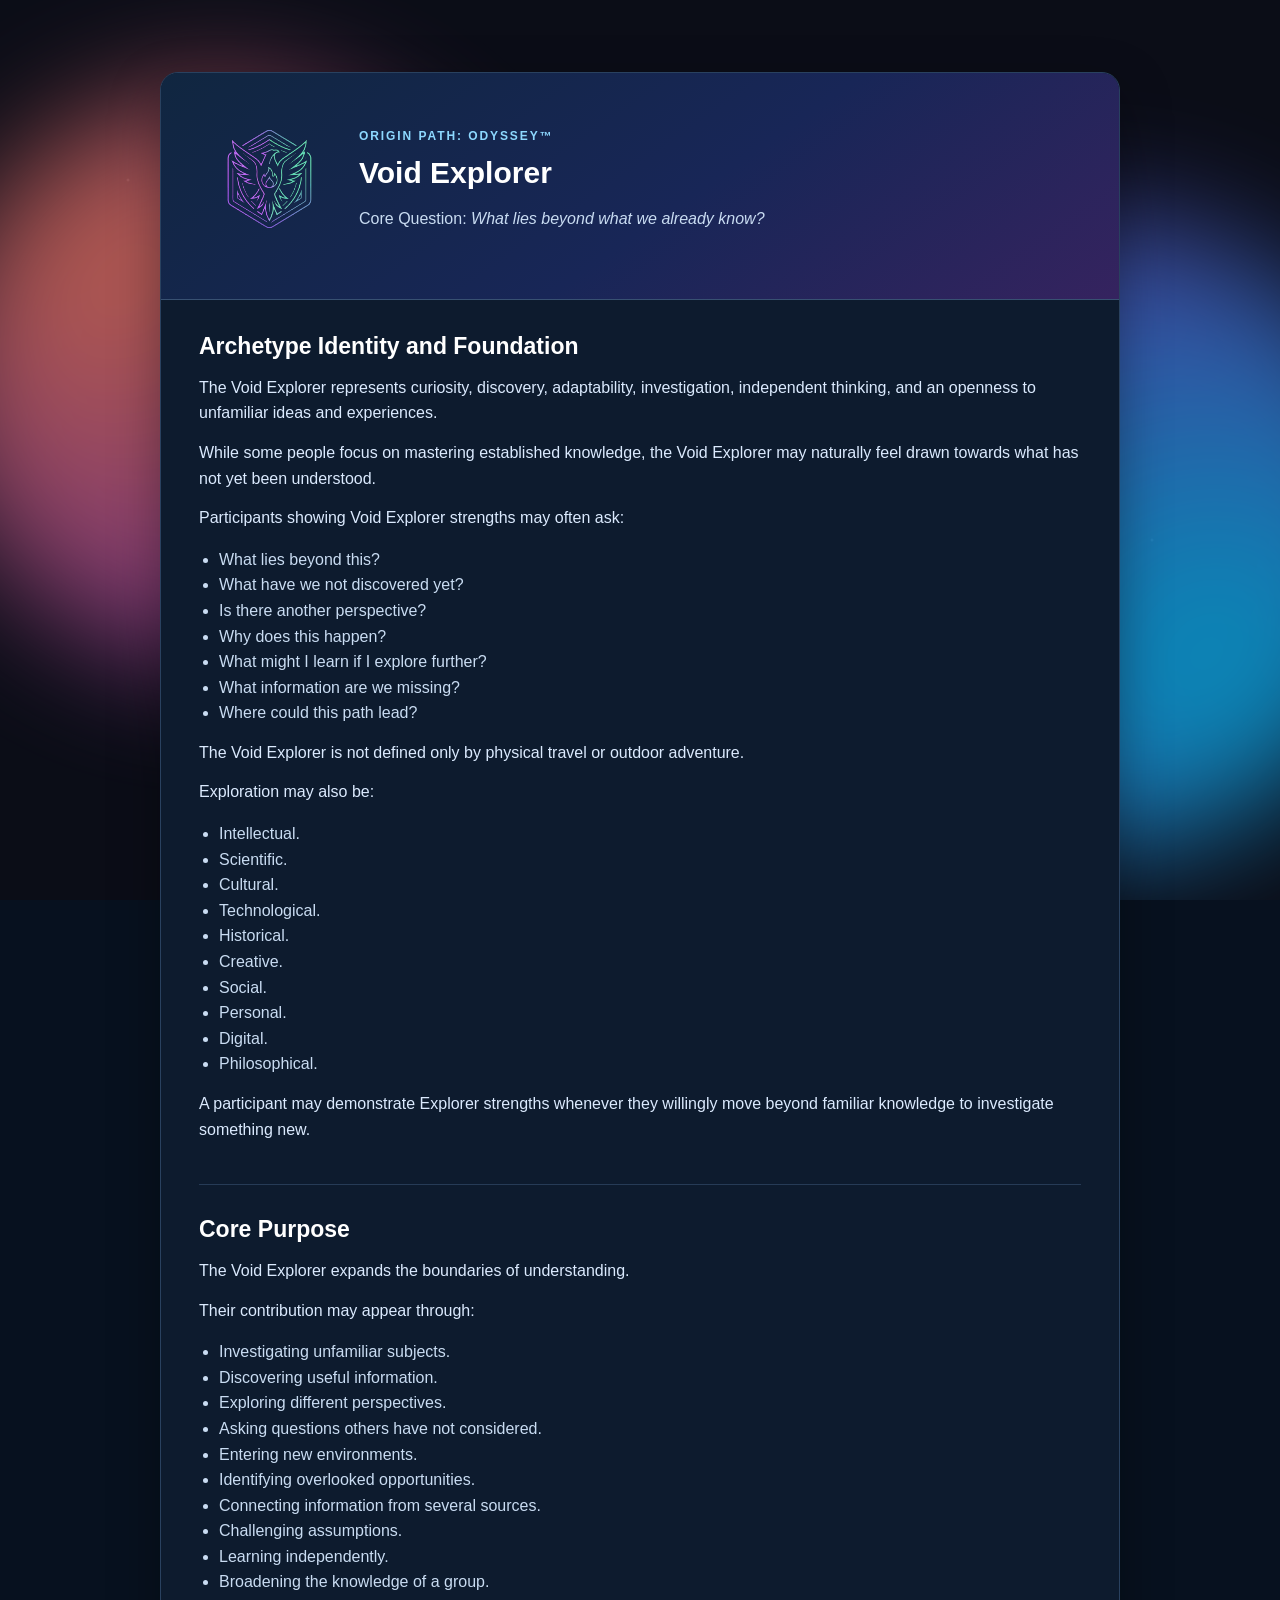
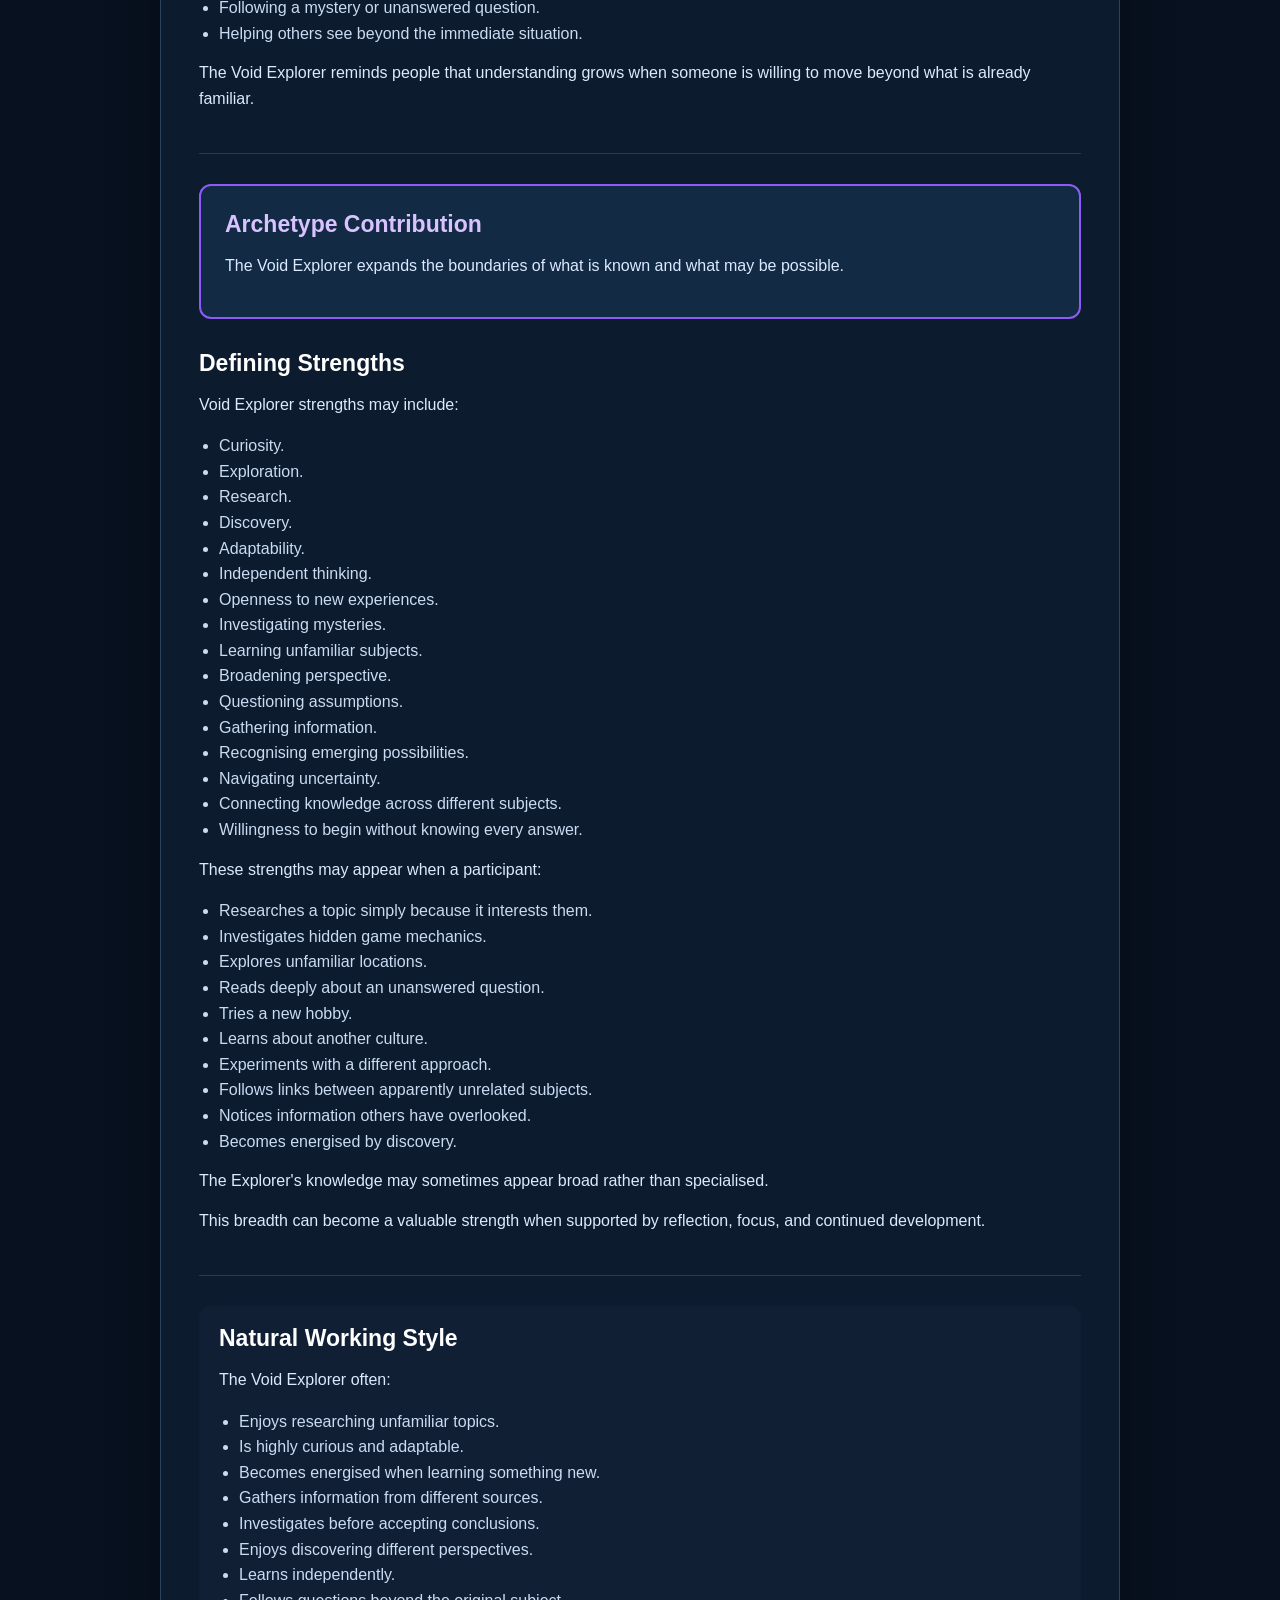
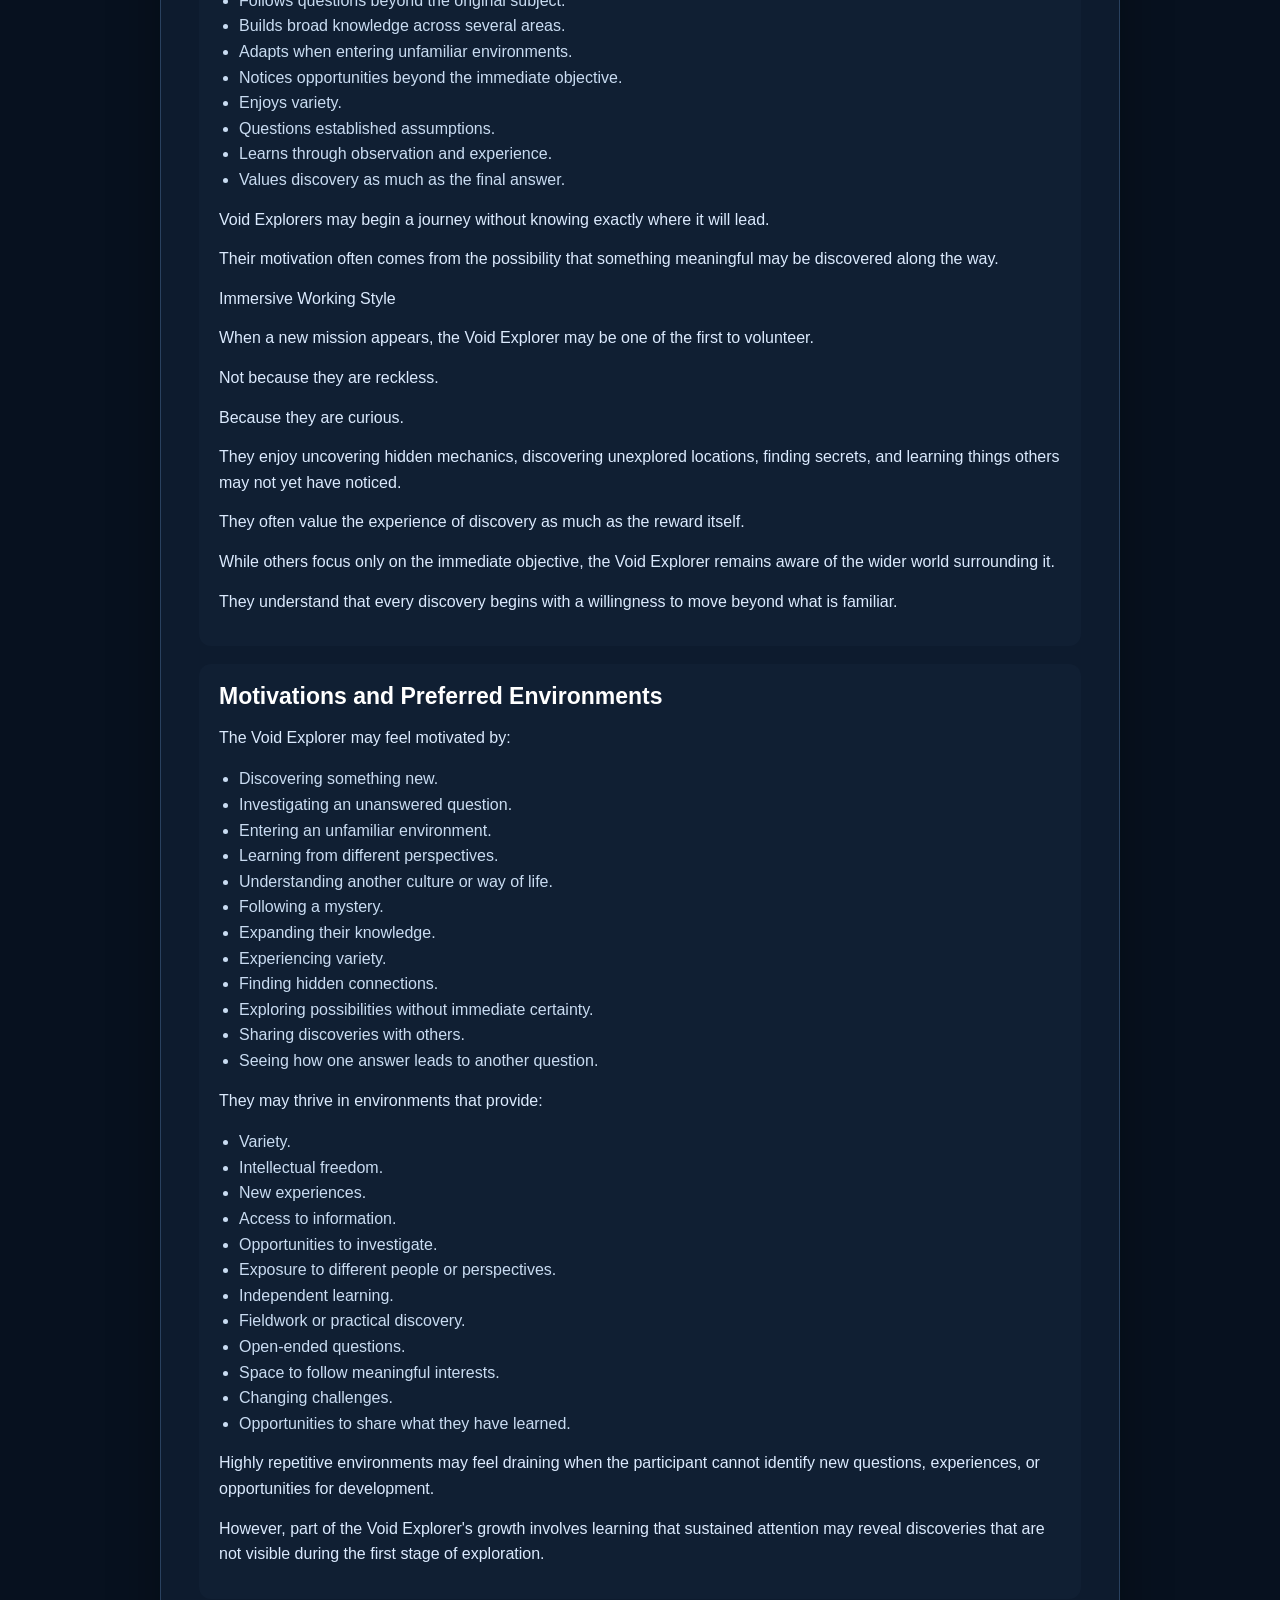
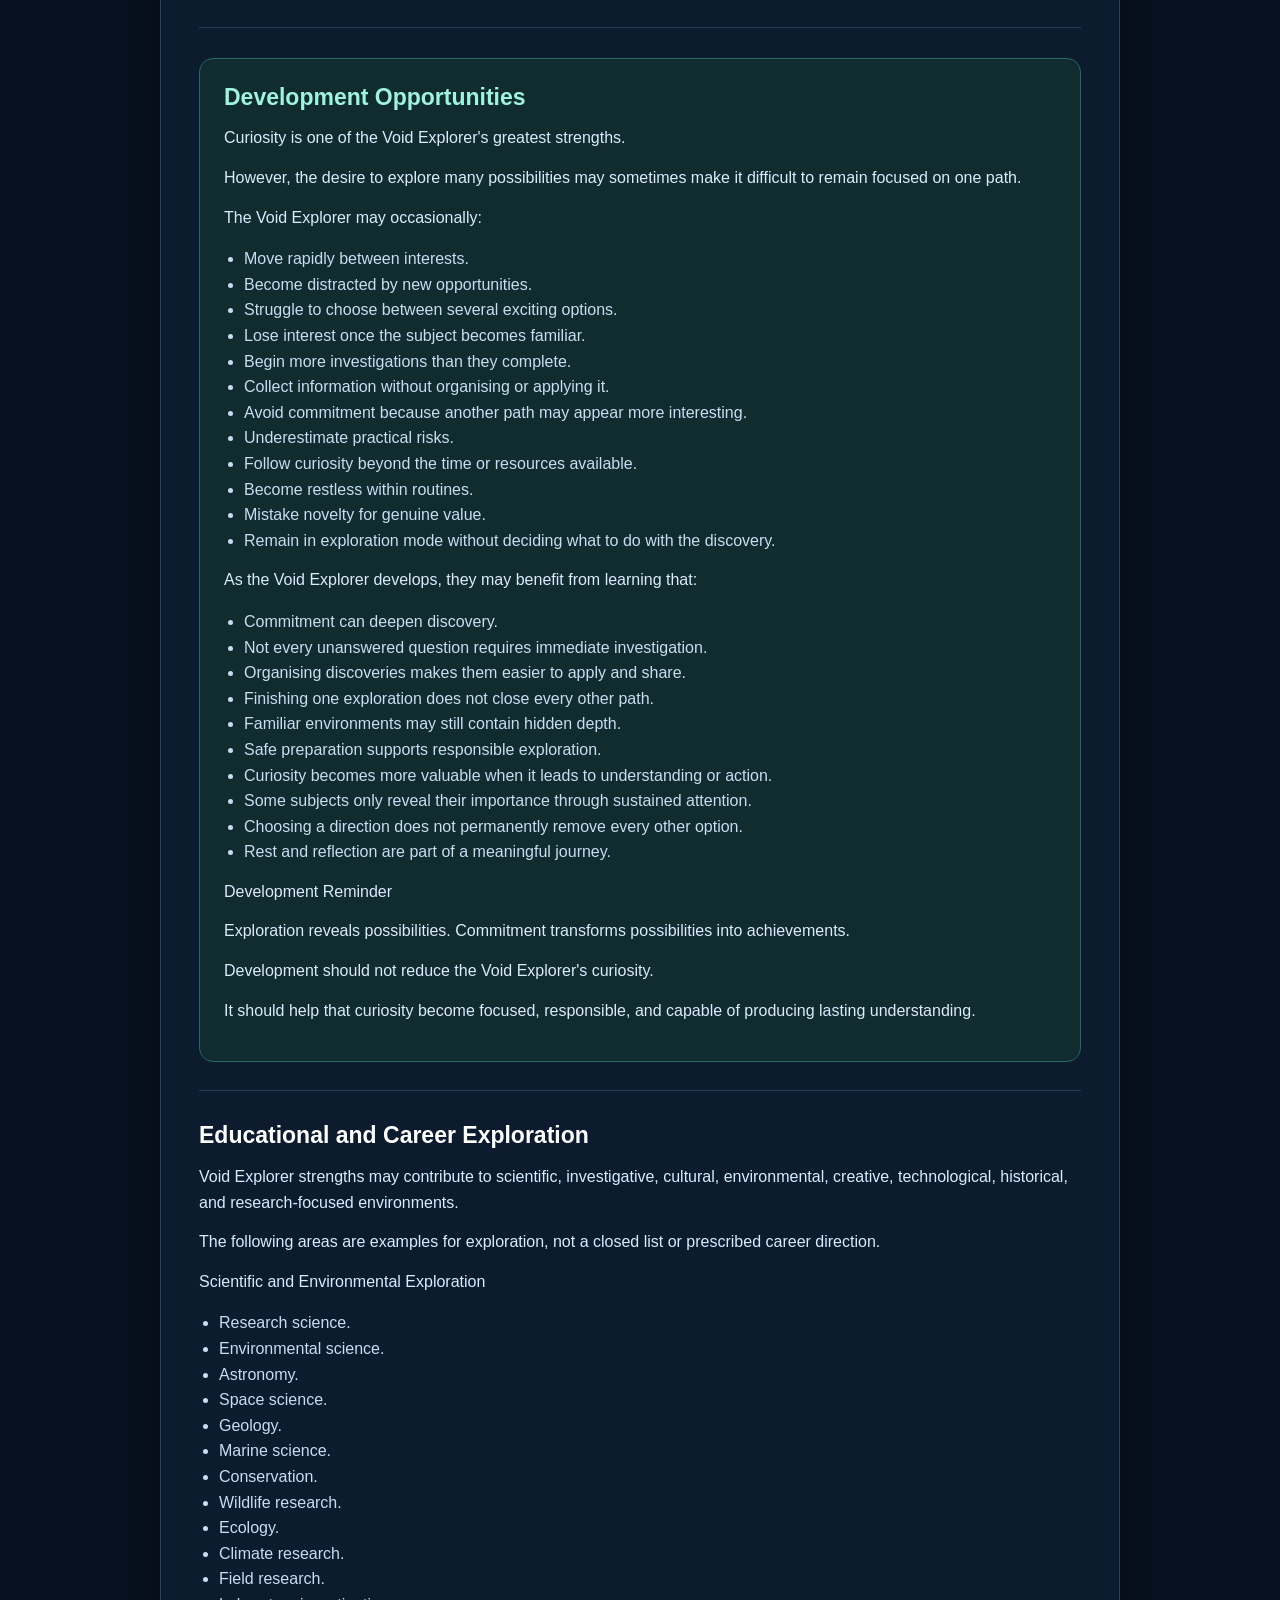
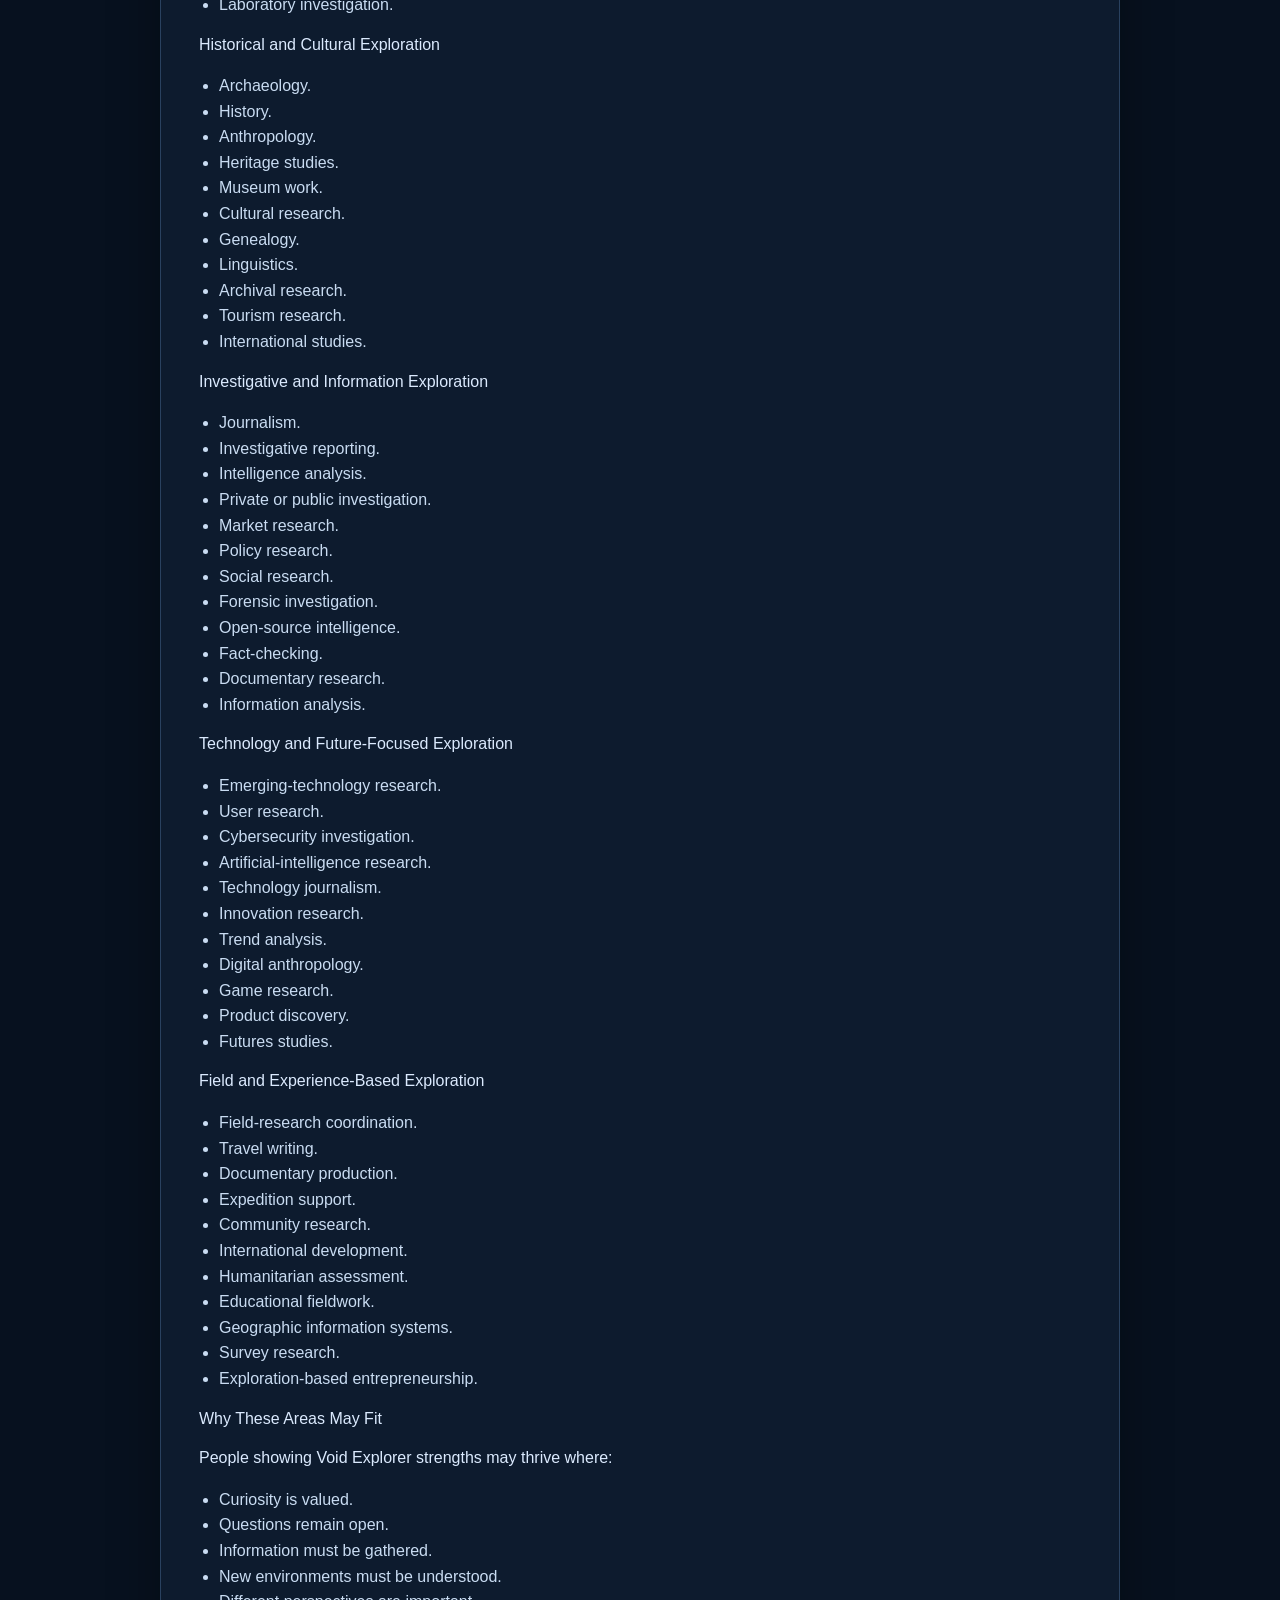
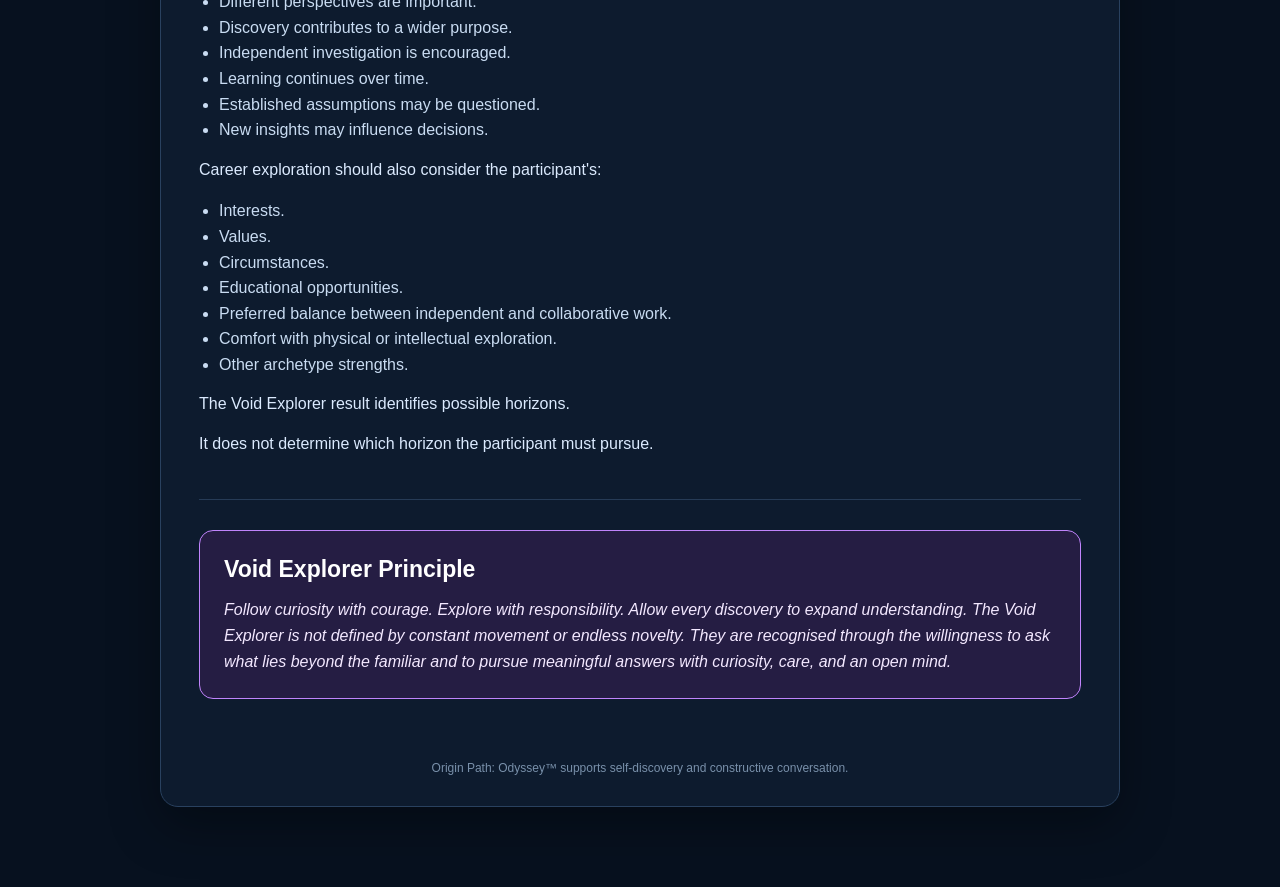
<file: archetypes/void-explorer/index.html>
<!DOCTYPE html>
<html lang="en">
<head>
    <meta charset="UTF-8">
    <meta name="viewport" content="width=device-width, initial-scale=1.0">
    <title>Origin Path: Odyssey™ — Void Explorer</title>
    <link rel="stylesheet" href="../../origin-path-theme.css">
    <style>
        /* Shared landing page backgrounds / globals */
        :root {
            --deep-space: #0b0d17;
            --origin-glow: #ff7e5f;
            --odyssey-glow: #00c6ff;
            --accent-purple: #7b2cbf;
            --accent-gold: #f4d35e;
        }
        body {
            background: var(--deep-space);
        }
        .background {
            position: fixed;
            inset: 0;
            z-index: -1;
            perspective: 1200px;
            overflow: hidden;
            background: var(--deep-space);
        }
        .stars {
            position: absolute;
            inset: 0;
            background-image:
                radial-gradient(2px 2px at 10% 20%, rgba(255,255,255,0.35), transparent),
                radial-gradient(1.5px 1.5px at 80% 10%, rgba(255,255,255,0.25), transparent),
                radial-gradient(1px 1px at 40% 80%, rgba(255,255,255,0.2), transparent),
                radial-gradient(2px 2px at 90% 60%, rgba(255,255,255,0.3), transparent),
                radial-gradient(1px 1px at 25% 55%, rgba(255,255,255,0.15), transparent);
            background-size: 100% 100%;
            opacity: 0.6;
            z-index: 0;
        }
        .orb {
            position: absolute;
            border-radius: 50%;
            filter: blur(60px);
            opacity: 0.7;
            animation: float 18s ease-in-out infinite;
            z-index: 1;
        }
        .orb-origin {
            width: 45vw;
            height: 45vw;
            max-width: 600px;
            max-height: 600px;
            background: radial-gradient(circle at 30% 30%, var(--origin-glow), var(--accent-purple));
            top: 10%;
            left: -5%;
            animation-delay: 0s;
        }
        .orb-odyssey {
            width: 50vw;
            height: 50vw;
            max-width: 700px;
            max-height: 700px;
            background: radial-gradient(circle at 70% 70%, var(--odyssey-glow), var(--accent-purple));
            bottom: 5%;
            right: -10%;
            animation-delay: -9s;
        }
        .orb-gold {
            width: 25vw;
            height: 25vw;
            max-width: 320px;
            max-height: 320px;
            background: radial-gradient(circle, var(--accent-gold), transparent 70%);
            top: 40%;
            left: 40%;
            opacity: 0.35;
            animation-delay: -4s;
            animation-duration: 22s;
        }
        @keyframes float {
            0%, 100% { transform: translateY(0) scale(1); }
            50% { transform: translateY(-30px) scale(1.05); }
        }
        .opo-shell {
            position: relative;
            z-index: 10;
            margin-top: 40px;
            margin-bottom: 40px;
        }
    </style>
</head>
<body class="opo-theme">
    <div class="background" aria-hidden="true">
        <div class="stars"></div>
        <div class="orb orb-origin"></div>
        <div class="orb orb-odyssey"></div>
        <div class="orb orb-gold"></div>
    </div>
    <main class="opo-page">
        <section class="opo-shell">
            <header class="opo-hero opo-hero--participant">
                <div class="opo-hero-header">
                    <img src="../../favicon.svg" alt="Origin Path Logo" class="opo-logo">
                    <div>
                        <p class="opo-eyebrow">Origin Path: Odyssey™</p>
                        <h1 class="opo-title">Void Explorer</h1>
                        <p class="opo-copy opo-copy--supporting" style="margin-top: 14px; margin-bottom: 0;">Core Question: <em>What lies beyond what we already know?</em></p>
                    </div>
                </div>
            </header>
            
            <div class="opo-content">
                <section class="opo-section">
                    <h2 class="opo-heading">Archetype Identity and Foundation</h2>
                    <p class="opo-copy">The Void Explorer represents curiosity, discovery, adaptability, investigation, independent thinking, and an openness to unfamiliar ideas and experiences.</p>
<p class="opo-copy">While some people focus on mastering established knowledge, the Void Explorer may naturally feel drawn towards what has not yet been understood.</p>
<p class="opo-copy">Participants showing Void Explorer strengths may often ask:</p>
<ul style="color: var(--opo-copy); margin-bottom: 14px; padding-left: 20px;">
  <li>What lies beyond this?</li>
  <li>What have we not discovered yet?</li>
  <li>Is there another perspective?</li>
  <li>Why does this happen?</li>
  <li>What might I learn if I explore further?</li>
  <li>What information are we missing?</li>
  <li>Where could this path lead?</li>
</ul>
<p class="opo-copy">The Void Explorer is not defined only by physical travel or outdoor adventure.</p>
<p class="opo-copy">Exploration may also be:</p>
<ul style="color: var(--opo-copy); margin-bottom: 14px; padding-left: 20px;">
  <li>Intellectual.</li>
  <li>Scientific.</li>
  <li>Cultural.</li>
  <li>Technological.</li>
  <li>Historical.</li>
  <li>Creative.</li>
  <li>Social.</li>
  <li>Personal.</li>
  <li>Digital.</li>
  <li>Philosophical.</li>
</ul>
<p class="opo-copy">A participant may demonstrate Explorer strengths whenever they willingly move beyond familiar knowledge to investigate something new.</p>

                </section>

                <section class="opo-section">
                    <h2 class="opo-heading">Core Purpose</h2>
                    <p class="opo-copy">The Void Explorer expands the boundaries of understanding.</p>
<p class="opo-copy">Their contribution may appear through:</p>
<ul style="color: var(--opo-copy); margin-bottom: 14px; padding-left: 20px;">
  <li>Investigating unfamiliar subjects.</li>
  <li>Discovering useful information.</li>
  <li>Exploring different perspectives.</li>
  <li>Asking questions others have not considered.</li>
  <li>Entering new environments.</li>
  <li>Identifying overlooked opportunities.</li>
  <li>Connecting information from several sources.</li>
  <li>Challenging assumptions.</li>
  <li>Learning independently.</li>
  <li>Broadening the knowledge of a group.</li>
  <li>Following a mystery or unanswered question.</li>
  <li>Helping others see beyond the immediate situation.</li>
</ul>
<p class="opo-copy">The Void Explorer reminds people that understanding grows when someone is willing to move beyond what is already familiar.</p>

                </section>

                <section class="opo-section opo-callout opo-callout--participant">
                    <h2 class="opo-heading">Archetype Contribution</h2>
                    <p class="opo-copy">The Void Explorer expands the boundaries of what is known and what may be possible.</p>

                </section>

                <section class="opo-section">
                    <h2 class="opo-heading">Defining Strengths</h2>
                    <p class="opo-copy">Void Explorer strengths may include:</p>
<ul style="color: var(--opo-copy); margin-bottom: 14px; padding-left: 20px;">
  <li>Curiosity.</li>
  <li>Exploration.</li>
  <li>Research.</li>
  <li>Discovery.</li>
  <li>Adaptability.</li>
  <li>Independent thinking.</li>
  <li>Openness to new experiences.</li>
  <li>Investigating mysteries.</li>
  <li>Learning unfamiliar subjects.</li>
  <li>Broadening perspective.</li>
  <li>Questioning assumptions.</li>
  <li>Gathering information.</li>
  <li>Recognising emerging possibilities.</li>
  <li>Navigating uncertainty.</li>
  <li>Connecting knowledge across different subjects.</li>
  <li>Willingness to begin without knowing every answer.</li>
</ul>
<p class="opo-copy">These strengths may appear when a participant:</p>
<ul style="color: var(--opo-copy); margin-bottom: 14px; padding-left: 20px;">
  <li>Researches a topic simply because it interests them.</li>
  <li>Investigates hidden game mechanics.</li>
  <li>Explores unfamiliar locations.</li>
  <li>Reads deeply about an unanswered question.</li>
  <li>Tries a new hobby.</li>
  <li>Learns about another culture.</li>
  <li>Experiments with a different approach.</li>
  <li>Follows links between apparently unrelated subjects.</li>
  <li>Notices information others have overlooked.</li>
  <li>Becomes energised by discovery.</li>
</ul>
<p class="opo-copy">The Explorer&#39;s knowledge may sometimes appear broad rather than specialised.</p>
<p class="opo-copy">This breadth can become a valuable strength when supported by reflection, focus, and continued development.</p>

                </section>

                <section class="opo-section">
                    <article class="opo-detail">
                        <h2 class="opo-heading">Natural Working Style</h2>
                        <p class="opo-copy">The Void Explorer often:</p>
<ul style="color: var(--opo-copy); margin-bottom: 14px; padding-left: 20px;">
  <li>Enjoys researching unfamiliar topics.</li>
  <li>Is highly curious and adaptable.</li>
  <li>Becomes energised when learning something new.</li>
  <li>Gathers information from different sources.</li>
  <li>Investigates before accepting conclusions.</li>
  <li>Enjoys discovering different perspectives.</li>
  <li>Learns independently.</li>
  <li>Follows questions beyond the original subject.</li>
  <li>Builds broad knowledge across several areas.</li>
  <li>Adapts when entering unfamiliar environments.</li>
  <li>Notices opportunities beyond the immediate objective.</li>
  <li>Enjoys variety.</li>
  <li>Questions established assumptions.</li>
  <li>Learns through observation and experience.</li>
  <li>Values discovery as much as the final answer.</li>
</ul>
<p class="opo-copy">Void Explorers may begin a journey without knowing exactly where it will lead.</p>
<p class="opo-copy">Their motivation often comes from the possibility that something meaningful may be discovered along the way.</p>
<p class="opo-copy">Immersive Working Style</p>
<p class="opo-copy">When a new mission appears, the Void Explorer may be one of the first to volunteer.</p>
<p class="opo-copy">Not because they are reckless.</p>
<p class="opo-copy">Because they are curious.</p>
<p class="opo-copy">They enjoy uncovering hidden mechanics, discovering unexplored locations, finding secrets, and learning things others may not yet have noticed.</p>
<p class="opo-copy">They often value the experience of discovery as much as the reward itself.</p>
<p class="opo-copy">While others focus only on the immediate objective, the Void Explorer remains aware of the wider world surrounding it.</p>
<p class="opo-copy">They understand that every discovery begins with a willingness to move beyond what is familiar.</p>

                    </article>
                    <article class="opo-detail" style="margin-top: 18px;">
                        <h2 class="opo-heading">Motivations and Preferred Environments</h2>
                        <p class="opo-copy">The Void Explorer may feel motivated by:</p>
<ul style="color: var(--opo-copy); margin-bottom: 14px; padding-left: 20px;">
  <li>Discovering something new.</li>
  <li>Investigating an unanswered question.</li>
  <li>Entering an unfamiliar environment.</li>
  <li>Learning from different perspectives.</li>
  <li>Understanding another culture or way of life.</li>
  <li>Following a mystery.</li>
  <li>Expanding their knowledge.</li>
  <li>Experiencing variety.</li>
  <li>Finding hidden connections.</li>
  <li>Exploring possibilities without immediate certainty.</li>
  <li>Sharing discoveries with others.</li>
  <li>Seeing how one answer leads to another question.</li>
</ul>
<p class="opo-copy">They may thrive in environments that provide:</p>
<ul style="color: var(--opo-copy); margin-bottom: 14px; padding-left: 20px;">
  <li>Variety.</li>
  <li>Intellectual freedom.</li>
  <li>New experiences.</li>
  <li>Access to information.</li>
  <li>Opportunities to investigate.</li>
  <li>Exposure to different people or perspectives.</li>
  <li>Independent learning.</li>
  <li>Fieldwork or practical discovery.</li>
  <li>Open-ended questions.</li>
  <li>Space to follow meaningful interests.</li>
  <li>Changing challenges.</li>
  <li>Opportunities to share what they have learned.</li>
</ul>
<p class="opo-copy">Highly repetitive environments may feel draining when the participant cannot identify new questions, experiences, or opportunities for development.</p>
<p class="opo-copy">However, part of the Void Explorer&#39;s growth involves learning that sustained attention may reveal discoveries that are not visible during the first stage of exploration.</p>

                    </article>
                </section>

                <section class="opo-section">
                    <div class="opo-panel opo-panel--guidance">
                        <h2 class="opo-heading">Development Opportunities</h2>
                        <p class="opo-copy">Curiosity is one of the Void Explorer&#39;s greatest strengths.</p>
<p class="opo-copy">However, the desire to explore many possibilities may sometimes make it difficult to remain focused on one path.</p>
<p class="opo-copy">The Void Explorer may occasionally:</p>
<ul style="color: var(--opo-copy); margin-bottom: 14px; padding-left: 20px;">
  <li>Move rapidly between interests.</li>
  <li>Become distracted by new opportunities.</li>
  <li>Struggle to choose between several exciting options.</li>
  <li>Lose interest once the subject becomes familiar.</li>
  <li>Begin more investigations than they complete.</li>
  <li>Collect information without organising or applying it.</li>
  <li>Avoid commitment because another path may appear more interesting.</li>
  <li>Underestimate practical risks.</li>
  <li>Follow curiosity beyond the time or resources available.</li>
  <li>Become restless within routines.</li>
  <li>Mistake novelty for genuine value.</li>
  <li>Remain in exploration mode without deciding what to do with the discovery.</li>
</ul>
<p class="opo-copy">As the Void Explorer develops, they may benefit from learning that:</p>
<ul style="color: var(--opo-copy); margin-bottom: 14px; padding-left: 20px;">
  <li>Commitment can deepen discovery.</li>
  <li>Not every unanswered question requires immediate investigation.</li>
  <li>Organising discoveries makes them easier to apply and share.</li>
  <li>Finishing one exploration does not close every other path.</li>
  <li>Familiar environments may still contain hidden depth.</li>
  <li>Safe preparation supports responsible exploration.</li>
  <li>Curiosity becomes more valuable when it leads to understanding or action.</li>
  <li>Some subjects only reveal their importance through sustained attention.</li>
  <li>Choosing a direction does not permanently remove every other option.</li>
  <li>Rest and reflection are part of a meaningful journey.</li>
</ul>
<p class="opo-copy">Development Reminder</p>
<p class="opo-copy">Exploration reveals possibilities. Commitment transforms possibilities into achievements.</p>
<p class="opo-copy">Development should not reduce the Void Explorer&#39;s curiosity.</p>
<p class="opo-copy">It should help that curiosity become focused, responsible, and capable of producing lasting understanding.</p>

                    </div>
                </section>

                <section class="opo-section">
                    <h2 class="opo-heading">Educational and Career Exploration</h2>
                    <p class="opo-copy">Void Explorer strengths may contribute to scientific, investigative, cultural, environmental, creative, technological, historical, and research-focused environments.</p>
<p class="opo-copy">The following areas are examples for exploration, not a closed list or prescribed career direction.</p>
<p class="opo-copy">Scientific and Environmental Exploration</p>
<ul style="color: var(--opo-copy); margin-bottom: 14px; padding-left: 20px;">
  <li>Research science.</li>
  <li>Environmental science.</li>
  <li>Astronomy.</li>
  <li>Space science.</li>
  <li>Geology.</li>
  <li>Marine science.</li>
  <li>Conservation.</li>
  <li>Wildlife research.</li>
  <li>Ecology.</li>
  <li>Climate research.</li>
  <li>Field research.</li>
  <li>Laboratory investigation.</li>
</ul>
<p class="opo-copy">Historical and Cultural Exploration</p>
<ul style="color: var(--opo-copy); margin-bottom: 14px; padding-left: 20px;">
  <li>Archaeology.</li>
  <li>History.</li>
  <li>Anthropology.</li>
  <li>Heritage studies.</li>
  <li>Museum work.</li>
  <li>Cultural research.</li>
  <li>Genealogy.</li>
  <li>Linguistics.</li>
  <li>Archival research.</li>
  <li>Tourism research.</li>
  <li>International studies.</li>
</ul>
<p class="opo-copy">Investigative and Information Exploration</p>
<ul style="color: var(--opo-copy); margin-bottom: 14px; padding-left: 20px;">
  <li>Journalism.</li>
  <li>Investigative reporting.</li>
  <li>Intelligence analysis.</li>
  <li>Private or public investigation.</li>
  <li>Market research.</li>
  <li>Policy research.</li>
  <li>Social research.</li>
  <li>Forensic investigation.</li>
  <li>Open-source intelligence.</li>
  <li>Fact-checking.</li>
  <li>Documentary research.</li>
  <li>Information analysis.</li>
</ul>
<p class="opo-copy">Technology and Future-Focused Exploration</p>
<ul style="color: var(--opo-copy); margin-bottom: 14px; padding-left: 20px;">
  <li>Emerging-technology research.</li>
  <li>User research.</li>
  <li>Cybersecurity investigation.</li>
  <li>Artificial-intelligence research.</li>
  <li>Technology journalism.</li>
  <li>Innovation research.</li>
  <li>Trend analysis.</li>
  <li>Digital anthropology.</li>
  <li>Game research.</li>
  <li>Product discovery.</li>
  <li>Futures studies.</li>
</ul>
<p class="opo-copy">Field and Experience-Based Exploration</p>
<ul style="color: var(--opo-copy); margin-bottom: 14px; padding-left: 20px;">
  <li>Field-research coordination.</li>
  <li>Travel writing.</li>
  <li>Documentary production.</li>
  <li>Expedition support.</li>
  <li>Community research.</li>
  <li>International development.</li>
  <li>Humanitarian assessment.</li>
  <li>Educational fieldwork.</li>
  <li>Geographic information systems.</li>
  <li>Survey research.</li>
  <li>Exploration-based entrepreneurship.</li>
</ul>
<p class="opo-copy">Why These Areas May Fit</p>
<p class="opo-copy">People showing Void Explorer strengths may thrive where:</p>
<ul style="color: var(--opo-copy); margin-bottom: 14px; padding-left: 20px;">
  <li>Curiosity is valued.</li>
  <li>Questions remain open.</li>
  <li>Information must be gathered.</li>
  <li>New environments must be understood.</li>
  <li>Different perspectives are important.</li>
  <li>Discovery contributes to a wider purpose.</li>
  <li>Independent investigation is encouraged.</li>
  <li>Learning continues over time.</li>
  <li>Established assumptions may be questioned.</li>
  <li>New insights may influence decisions.</li>
</ul>
<p class="opo-copy">Career exploration should also consider the participant&#39;s:</p>
<ul style="color: var(--opo-copy); margin-bottom: 14px; padding-left: 20px;">
  <li>Interests.</li>
  <li>Values.</li>
  <li>Circumstances.</li>
  <li>Educational opportunities.</li>
  <li>Preferred balance between independent and collaborative work.</li>
  <li>Comfort with physical or intellectual exploration.</li>
  <li>Other archetype strengths.</li>
</ul>
<p class="opo-copy">The Void Explorer result identifies possible horizons.</p>
<p class="opo-copy">It does not determine which horizon the participant must pursue.</p>

                </section>
                
                <section class="opo-panel opo-panel--reflection">
                    <h2 class="opo-heading">Void Explorer Principle</h2>
                    <p style="font-style: italic; margin-bottom: 0;" class="opo-copy">Follow curiosity with courage. Explore with responsibility. Allow every discovery to expand understanding.
The Void Explorer is not defined by constant movement or endless novelty.
They are recognised through the willingness to ask what lies beyond the familiar and to pursue meaningful answers with curiosity, care, and an open mind.</p>
                </section>
            </div>

            <footer class="opo-footer">
                Origin Path: Odyssey™ supports self-discovery and constructive conversation.
            </footer>
        </section>
    </main>
</body>
</html>
</file>
<file: origin-path-theme.css>
:root {
  color-scheme: dark;

  --opo-font-sans: Arial, Helvetica, sans-serif;

  --opo-canvas: #07111f;
  --opo-shell: #0d1b2e;
  --opo-shell-border: #29415f;
  --opo-hero-border: #385172;
  --opo-divider: #263b56;
  --opo-card: #12243b;
  --opo-card-border: #335170;
  --opo-detail: #101f33;
  --opo-note: #101c2c;
  --opo-closing: #17223b;
  --opo-consent-note: rgba(6, 20, 34, 0.55);

  --opo-heading: #ffffff;
  --opo-body: #dbeafe;
  --opo-copy: #c9dcf2;
  --opo-label: #8dd8ff;
  --opo-detail-heading: #9edcff;
  --opo-muted: #91a9c2;
  --opo-consent-text: #a9c4dc;
  --opo-footer: #7990aa;

  --opo-participant-hero-start: #102640;
  --opo-participant-hero-mid: #182657;
  --opo-participant-hero-end: #35235f;
  --opo-participant-surface: #132a45;
  --opo-participant-accent: #8b5cf6;
  --opo-participant-title: #d8c3ff;
  --opo-participant-percentage: #d6b4ff;

  --opo-supporter-hero-start: #102640;
  --opo-supporter-hero-mid: #18385a;
  --opo-supporter-hero-end: #214c4d;
  --opo-supporter-surface: #102f3b;
  --opo-supporter-accent: #42c7b1;
  --opo-supporter-title: #a8f3e2;
  --opo-supporter-percentage: #91f0d7;

  --opo-caution: #f59e0b;
  --opo-caution-text: #211300;
  --opo-reflection: #251d43;
  --opo-reflection-accent: #c084fc;
  --opo-reflection-text: #f3e8ff;
  --opo-guidance: #102c2f;
  --opo-guidance-border: #2c6666;
  --opo-guidance-text: #9ff3df;
  --opo-gold-surface: #30250e;
  --opo-gold-border: #725b1d;
  --opo-gold-text: #fde68a;
  --opo-badge: #fbbf24;
  --opo-badge-text: #211500;

  --opo-space-1: 4px;
  --opo-space-2: 8px;
  --opo-space-3: 12px;
  --opo-space-4: 16px;
  --opo-space-5: 20px;
  --opo-space-6: 24px;
  --opo-space-7: 28px;
  --opo-space-8: 32px;
  --opo-space-9: 36px;
  --opo-space-10: 40px;

  --opo-radius-note: 8px;
  --opo-radius-motto: 10px;
  --opo-radius-block: 12px;
  --opo-radius-card: 14px;
  --opo-radius-shell: 18px;
  --opo-radius-pill: 999px;

  --opo-shadow-shell: 0 18px 50px rgba(0, 0, 0, 0.35);
  --opo-reading-width: 960px;
  --opo-page-width: 1120px;
}

*, *::before, *::after { box-sizing: border-box; }

body.opo-theme {
  margin: 0;
  background: var(--opo-canvas);
  color: var(--opo-body);
  font-family: var(--opo-font-sans);
  font-size: 16px;
  line-height: 1.6;
}

.opo-page {
  width: min(100% - 24px, var(--opo-page-width));
  margin: 0 auto;
  padding: var(--opo-space-8) 0 var(--opo-space-10);
}

.opo-shell {
  width: min(100%, var(--opo-reading-width));
  margin: 0 auto;
  overflow: hidden;
  background: var(--opo-shell);
  border: 1px solid var(--opo-shell-border);
  border-radius: var(--opo-radius-shell);
  box-shadow: var(--opo-shadow-shell);
}

.opo-status {
  padding: 9px 18px;
  background: var(--opo-caution);
  color: var(--opo-caution-text);
  font-size: 12px;
  font-weight: 700;
  letter-spacing: .08em;
  text-align: center;
  text-transform: uppercase;
}

.opo-hero { padding: 36px 38px 30px; border-bottom: 1px solid var(--opo-hero-border); }
.opo-hero--participant { background: linear-gradient(145deg, var(--opo-participant-hero-start), var(--opo-participant-hero-mid) 55%, var(--opo-participant-hero-end)); }
.opo-hero--supporter { background: linear-gradient(145deg, var(--opo-supporter-hero-start), var(--opo-supporter-hero-mid) 55%, var(--opo-supporter-hero-end)); }
.opo-hero-header { display: flex; align-items: center; gap: var(--opo-space-5); margin-bottom: var(--opo-space-5); }
.opo-logo { max-width: 140px; height: auto; display: block; flex-shrink: 0; }
.opo-hero-header .opo-title { margin-bottom: 0; }

.opo-content { padding: var(--opo-space-8) 38px var(--opo-space-10); }
.opo-section { margin-bottom: 30px; padding-bottom: var(--opo-space-7); border-bottom: 1px solid var(--opo-divider); }
.opo-section:last-child { margin-bottom: 0; border-bottom: 0; }

.opo-eyebrow {
  margin: 0 0 var(--opo-space-2);
  color: var(--opo-label);
  font-size: 12px;
  font-weight: 700;
  letter-spacing: .16em;
  text-transform: uppercase;
}

.opo-title, .opo-heading, .opo-subheading { margin-top: 0; color: var(--opo-heading); line-height: 1.25; }
.opo-title { margin-bottom: var(--opo-space-3); font-size: 30px; }
.opo-heading { margin-bottom: 14px; font-size: 23px; }
.opo-subheading { margin-bottom: var(--opo-space-2); font-size: 17px; }
.opo-copy { margin: 0 0 14px; }
.opo-copy--supporting { color: var(--opo-copy); }
.opo-copy--muted { color: var(--opo-muted); font-size: 14px; }

.opo-consent-note { padding: var(--opo-space-3) 14px; background: var(--opo-consent-note); border-radius: 9px; color: var(--opo-consent-text); font-size: 13px; }
.opo-closing { padding: var(--opo-space-6); background: var(--opo-closing); border-radius: var(--opo-radius-block); text-align: center; }

.opo-grid { display: grid; grid-template-columns: repeat(2, minmax(0, 1fr)); gap: var(--opo-space-5); }
.opo-card { padding: var(--opo-space-5); background: var(--opo-card); border: 1px solid var(--opo-card-border); border-radius: var(--opo-radius-card); }
.opo-card__label { margin-bottom: 6px; color: var(--opo-label); font-size: 11px; font-weight: 700; letter-spacing: .12em; text-transform: uppercase; }
.opo-card__name { color: var(--opo-heading); font-size: 19px; font-weight: 700; }
.opo-card__percentage { margin-top: var(--opo-space-1); font-size: 25px; font-weight: 700; }
.opo-card__percentage--participant { color: var(--opo-participant-percentage); }
.opo-card__percentage--supporter { color: var(--opo-supporter-percentage); }

.opo-callout { padding: var(--opo-space-6); border: 2px solid; border-radius: var(--opo-radius-block); }
.opo-callout--participant { background: var(--opo-participant-surface); border-color: var(--opo-participant-accent); }
.opo-callout--participant .opo-heading { color: var(--opo-participant-title); }
.opo-callout--supporter { background: var(--opo-supporter-surface); border-color: var(--opo-supporter-accent); }
.opo-callout--supporter .opo-heading { color: var(--opo-supporter-title); }

.opo-detail { padding: 18px var(--opo-space-5); background: var(--opo-detail); border-radius: var(--opo-radius-block); }
.opo-detail + .opo-detail { margin-top: 18px; }
.opo-detail .opo-subheading { color: var(--opo-detail-heading); }

.opo-panel { padding: var(--opo-space-6); border: 1px solid; border-radius: var(--opo-radius-card); }
.opo-panel--reflection { background: var(--opo-reflection); border-color: var(--opo-reflection-accent); color: var(--opo-reflection-text); }
.opo-panel--guidance { background: var(--opo-guidance); border-color: var(--opo-guidance-border); }
.opo-panel--guidance .opo-heading, .opo-panel--guidance .opo-subheading { color: var(--opo-guidance-text); }
.opo-panel--gold { background: var(--opo-gold-surface); border-color: var(--opo-gold-border); }
.opo-panel--gold .opo-heading { color: var(--opo-gold-text); }

.opo-pill { display: inline-block; padding: 5px 10px; border-radius: var(--opo-radius-pill); background: var(--opo-badge); color: var(--opo-badge-text); font-size: 12px; font-weight: 700; }
.opo-tie-note { color: var(--opo-gold-text); font-size: 14px; }
.opo-button { display: inline-flex; align-items: center; justify-content: center; min-height: 44px; padding: 10px 18px; border: 0; border-radius: var(--opo-radius-note); color: var(--opo-heading); font: inherit; font-weight: 700; text-decoration: none; }
.opo-button--participant { background: var(--opo-participant-accent); }
.opo-button--supporter { background: var(--opo-supporter-accent); color: var(--opo-canvas); }
.opo-button--disabled { cursor: not-allowed; filter: saturate(.35); opacity: .58; }
.opo-button:focus-visible { outline: 3px solid var(--opo-label); outline-offset: 3px; }

.opo-footer { padding: var(--opo-space-5) 38px var(--opo-space-7); color: var(--opo-footer); font-size: 12px; text-align: center; }

@media (max-width: 620px) {
  .opo-page { width: min(100% - 16px, var(--opo-page-width)); padding-top: var(--opo-space-3); }
  .opo-hero, .opo-content, .opo-footer { padding-left: 22px; padding-right: 22px; }
  .opo-hero-header { flex-direction: column; align-items: flex-start; gap: var(--opo-space-4); }
  .opo-logo { max-width: 100px; }
  .opo-grid { grid-template-columns: 1fr; gap: var(--opo-space-3); }
  .opo-title { font-size: 25px; }
}

@media (prefers-reduced-motion: reduce) {
  *, *::before, *::after { scroll-behavior: auto !important; transition-duration: .01ms !important; animation-duration: .01ms !important; animation-iteration-count: 1 !important; }
}
</file>
